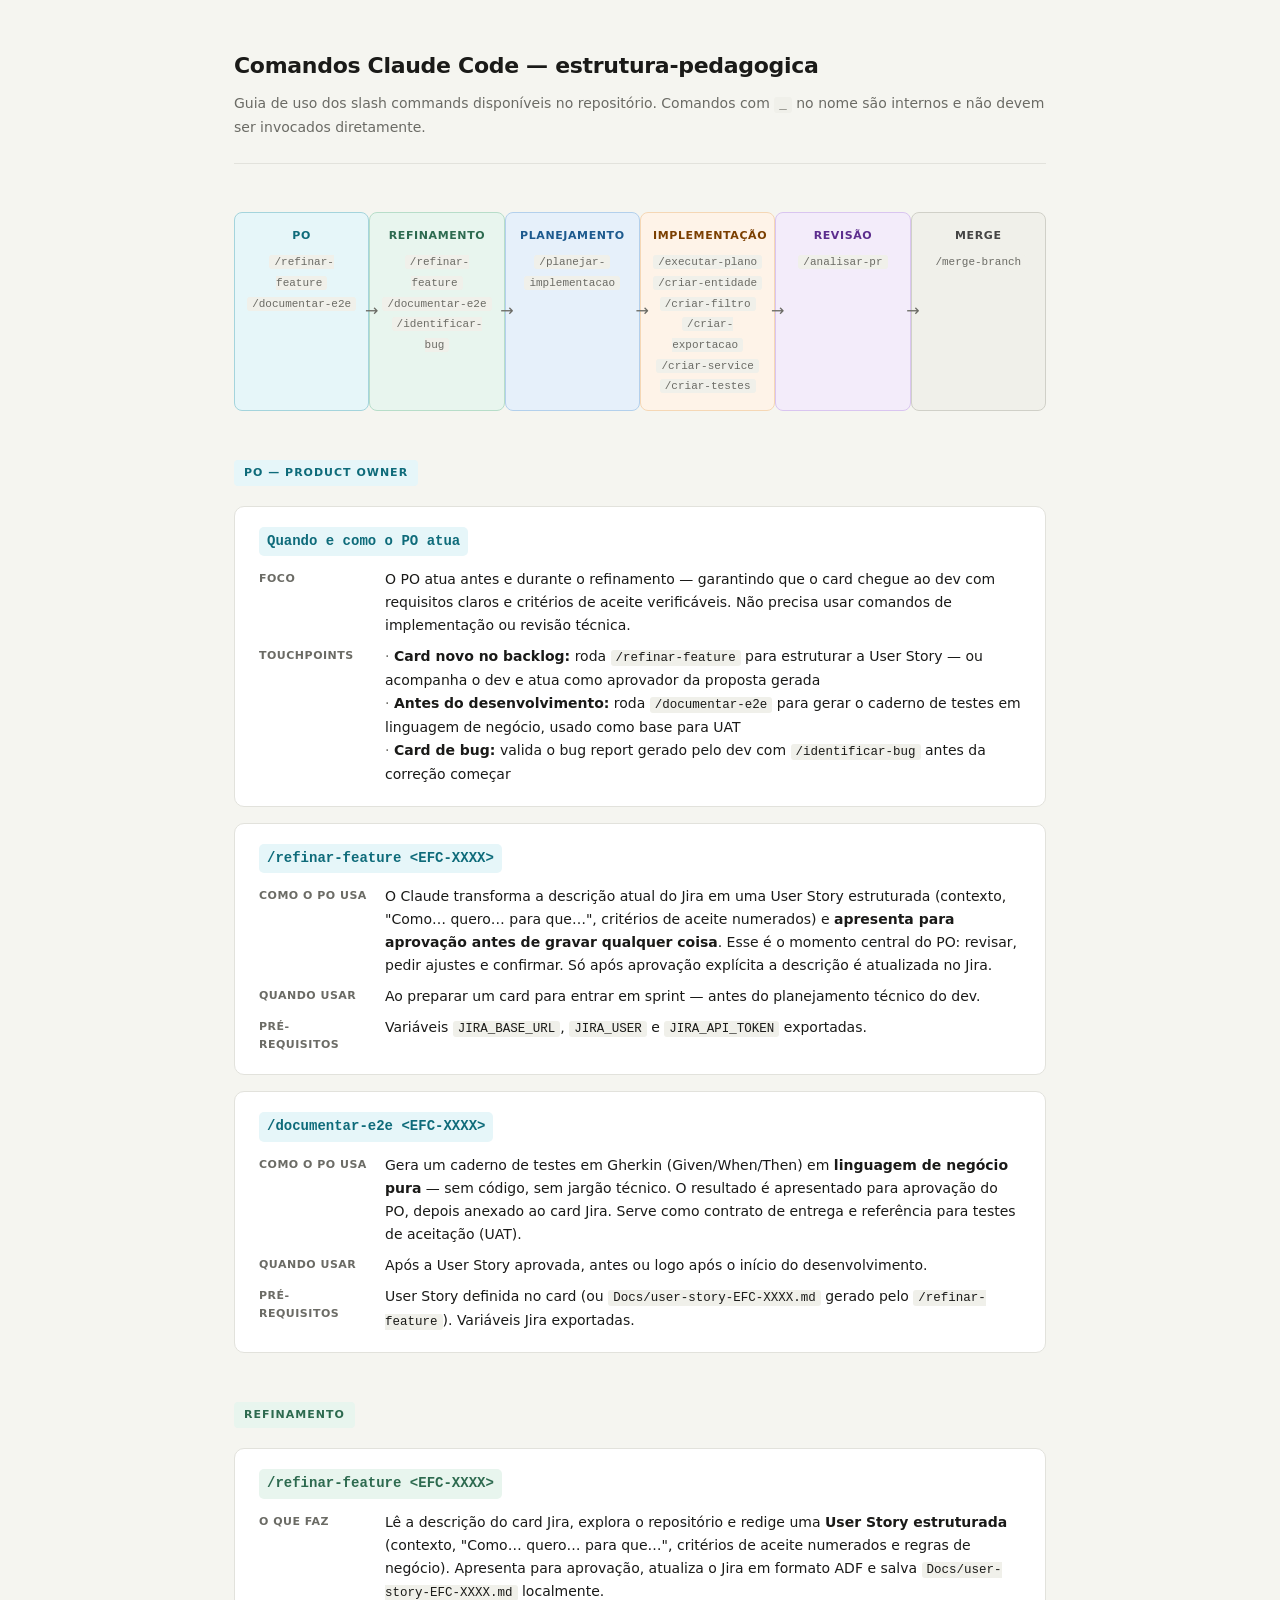
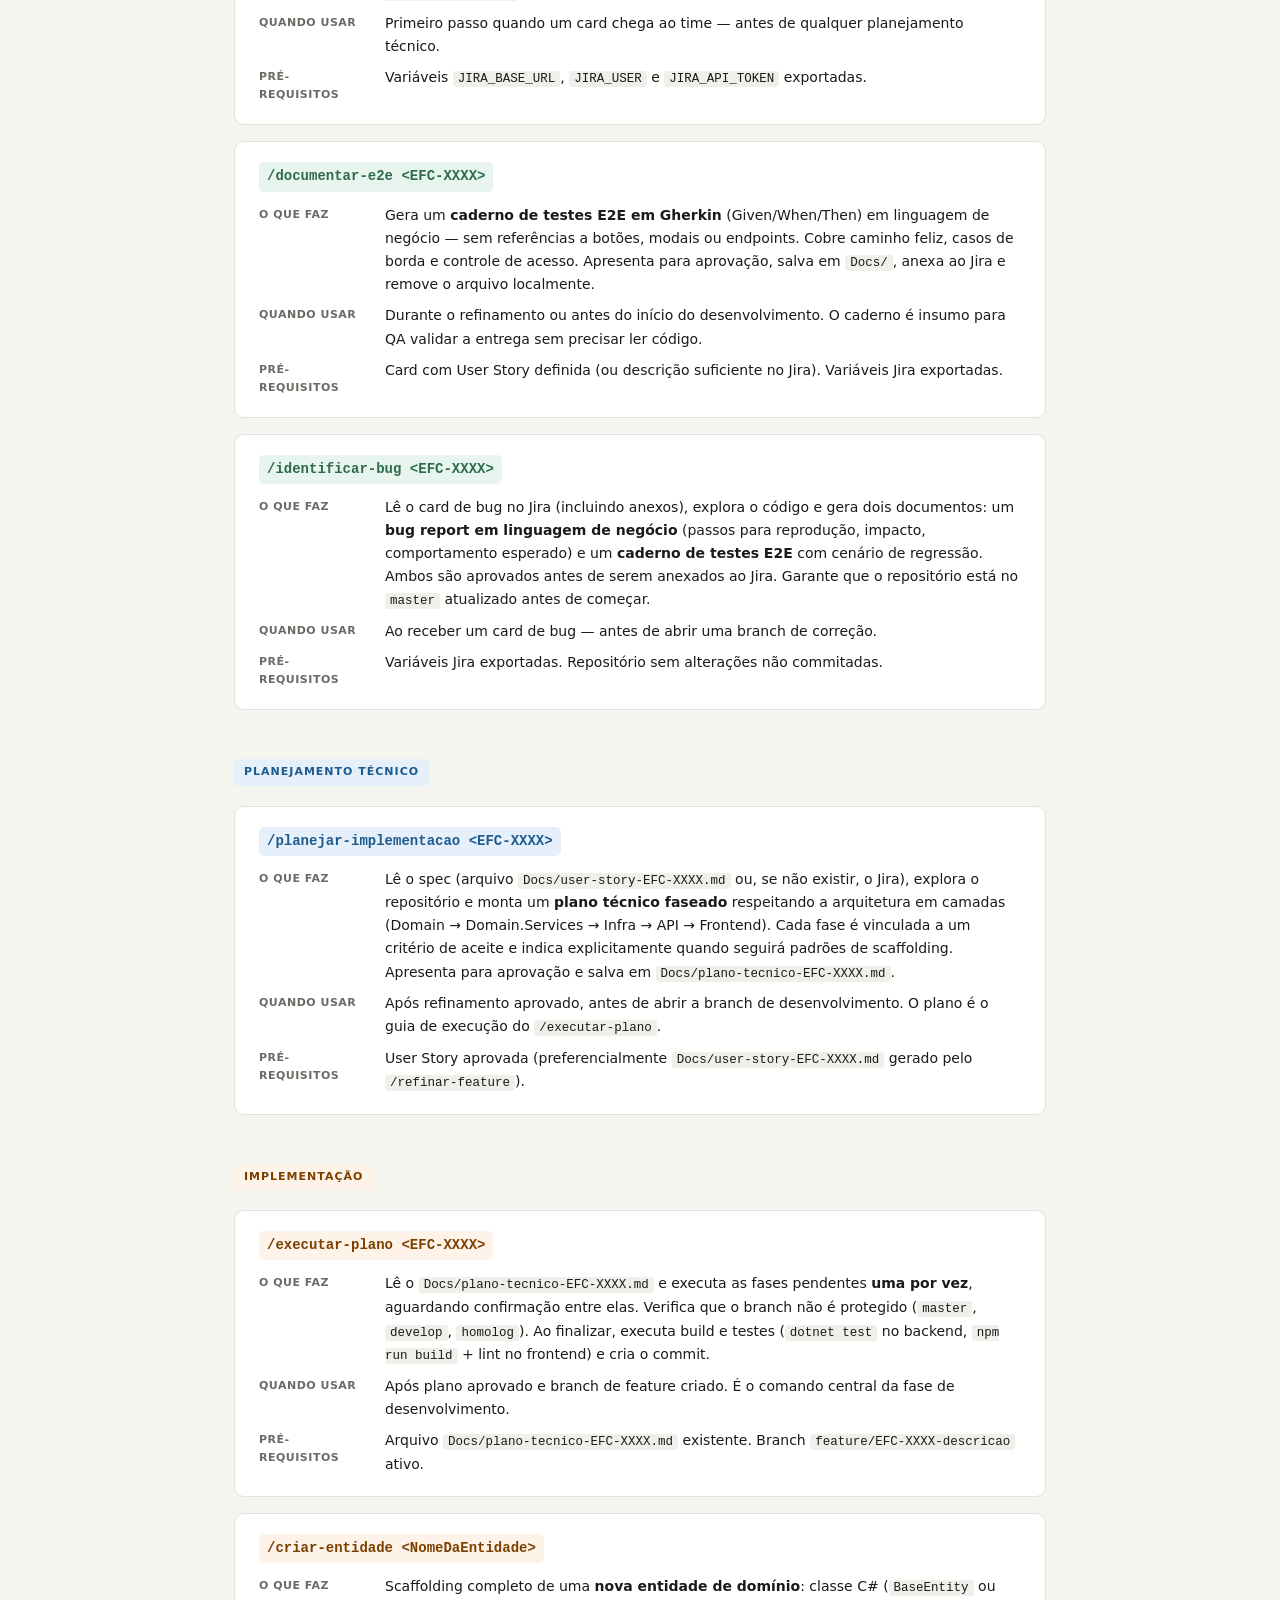
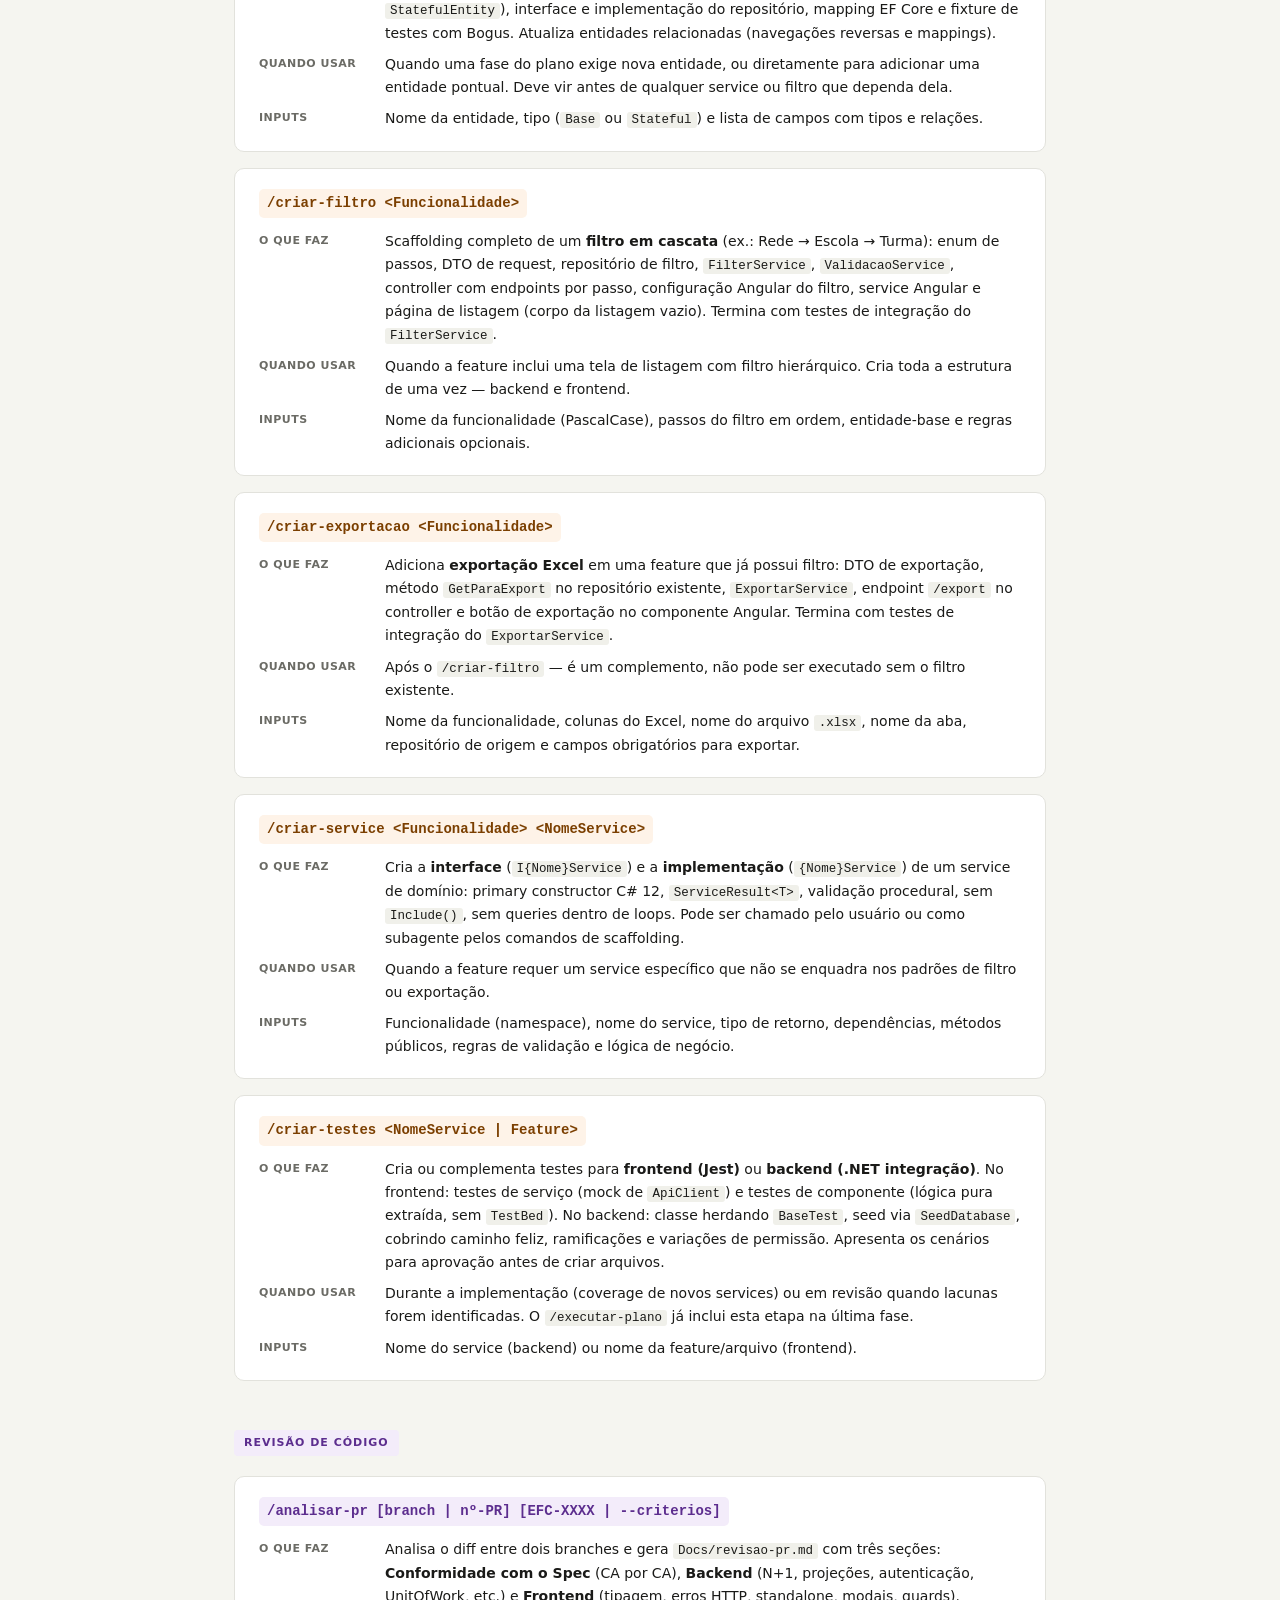
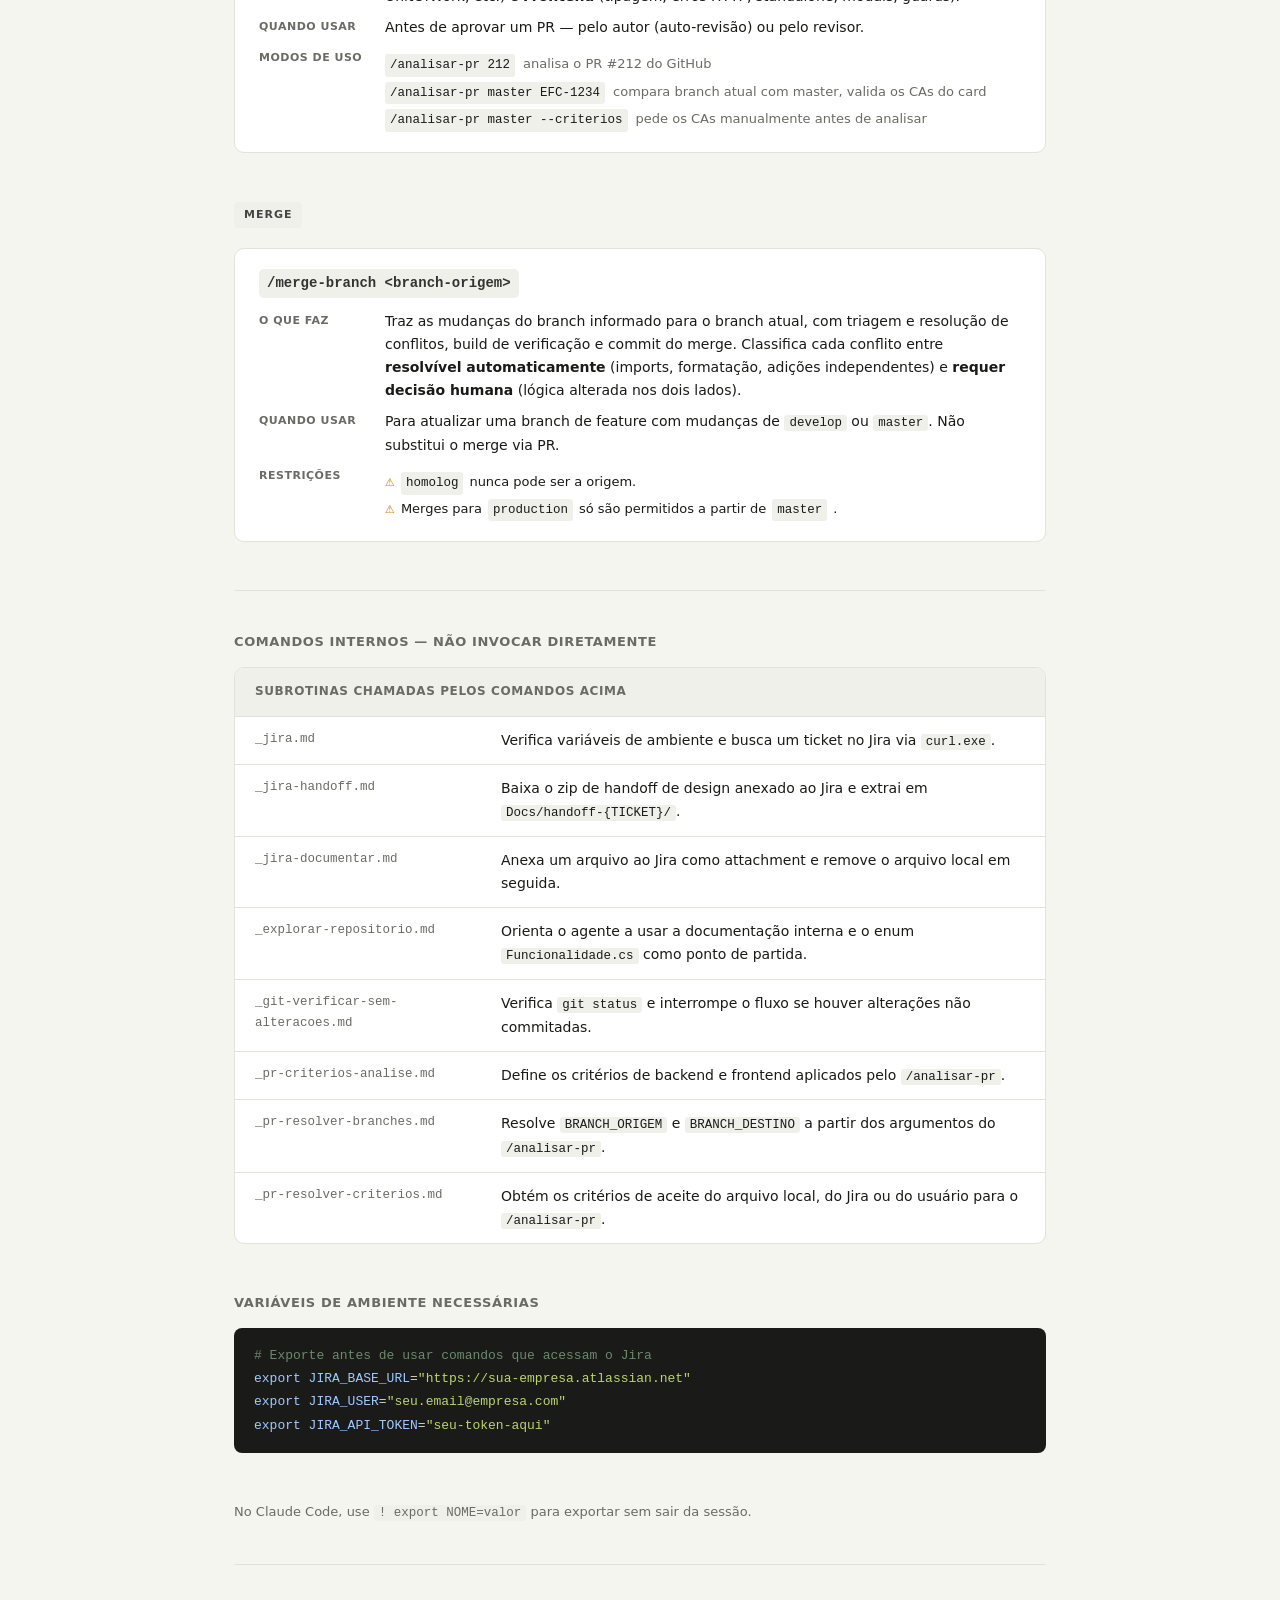
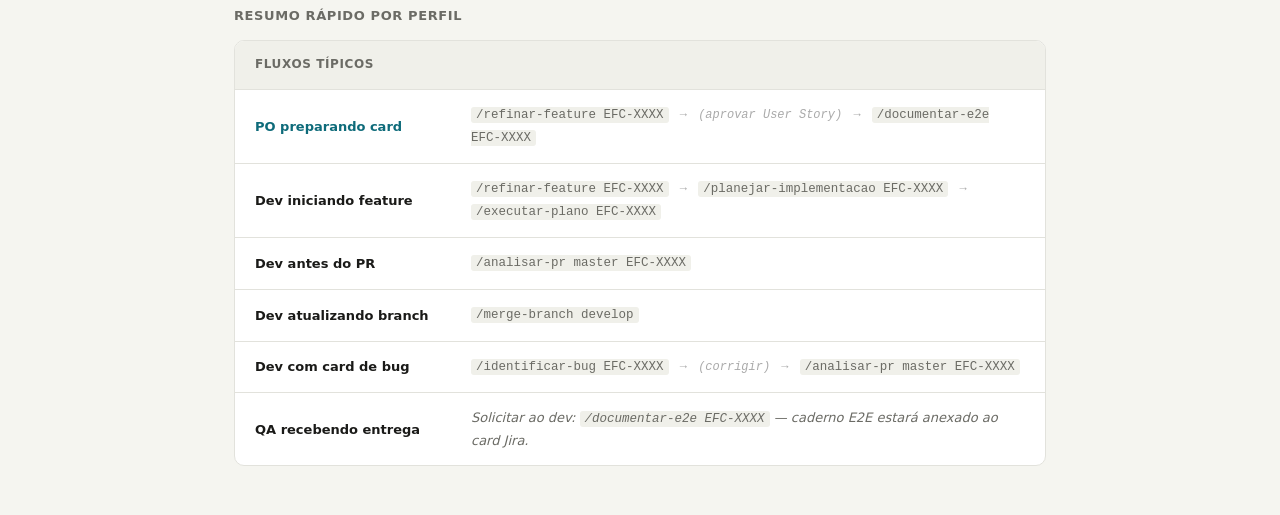
<file: docs-comandos-estrutura-pedagogica.html>
<!DOCTYPE html>
<html lang="pt-BR">
<head>
  <meta charset="UTF-8">
  <meta name="viewport" content="width=device-width, initial-scale=1.0">
  <title>Comandos Claude Code — estrutura-pedagogica</title>
  <style>
    *, *::before, *::after { box-sizing: border-box; margin: 0; padding: 0; }

    :root {
      --bg: #f5f5f0;
      --surface: #ffffff;
      --border: #e2e2dc;
      --text: #1a1a18;
      --muted: #6b6b65;
      --code-bg: #f0f0ea;

      --po: #0e6b7a;
      --po-bg: #e6f6f9;
      --refinamento: #2d6a4f;
      --refinamento-bg: #e8f5ee;
      --planejamento: #1d5a8e;
      --planejamento-bg: #e6f0fa;
      --implementacao: #7b3f00;
      --implementacao-bg: #fef3e8;
      --revisao: #5c2d8e;
      --revisao-bg: #f3ecfa;
      --merge: #1a1a18;
      --merge-bg: #f0f0ea;
    }

    body {
      font-family: -apple-system, BlinkMacSystemFont, "Segoe UI", system-ui, sans-serif;
      background: var(--bg);
      color: var(--text);
      font-size: 15px;
      line-height: 1.65;
    }

    /* ── Layout ── */
    .page {
      max-width: 860px;
      margin: 0 auto;
      padding: 48px 24px 80px;
    }

    /* ── Header ── */
    .header {
      margin-bottom: 48px;
      padding-bottom: 24px;
      border-bottom: 1px solid var(--border);
    }
    .header h1 {
      font-size: 22px;
      font-weight: 600;
      letter-spacing: -0.3px;
    }
    .header p {
      margin-top: 8px;
      color: var(--muted);
      font-size: 14px;
    }

    /* ── Flow diagram ── */
    .flow {
      display: flex;
      gap: 0;
      margin-bottom: 48px;
      overflow-x: auto;
    }
    .flow-step {
      flex: 1;
      min-width: 130px;
      padding: 14px 12px;
      text-align: center;
      position: relative;
    }
    .flow-step:not(:last-child)::after {
      content: "→";
      position: absolute;
      right: -10px;
      top: 50%;
      transform: translateY(-50%);
      color: var(--muted);
      font-size: 16px;
      z-index: 1;
    }
    .flow-step.po           { background: var(--po-bg);           border: 1px solid #a4d4dc; border-radius: 8px; }
    .flow-step.refinamento  { background: var(--refinamento-bg);  border: 1px solid #b7ddc9; border-radius: 8px; }
    .flow-step.planejamento { background: var(--planejamento-bg); border: 1px solid #b3d0ec; border-radius: 8px; }
    .flow-step.implementacao{ background: var(--implementacao-bg);border: 1px solid #f5d7b5; border-radius: 8px; }
    .flow-step.revisao      { background: var(--revisao-bg);      border: 1px solid #d9c5f0; border-radius: 8px; }
    .flow-step.merge        { background: var(--merge-bg);        border: 1px solid #d0d0c8; border-radius: 8px; }
    .flow-label {
      font-size: 11px;
      font-weight: 600;
      text-transform: uppercase;
      letter-spacing: 0.6px;
      margin-bottom: 6px;
    }
    .flow-step.po           .flow-label { color: var(--po); }
    .flow-step.refinamento  .flow-label { color: var(--refinamento); }
    .flow-step.planejamento .flow-label { color: var(--planejamento); }
    .flow-step.implementacao .flow-label { color: var(--implementacao); }
    .flow-step.revisao      .flow-label { color: var(--revisao); }
    .flow-step.merge        .flow-label { color: #444; }
    .flow-cmds {
      font-size: 12px;
      color: var(--muted);
      line-height: 1.7;
    }
    .flow-cmds code {
      font-family: "SF Mono", "Fira Code", "Consolas", monospace;
      font-size: 11px;
    }

    /* ── Phase sections ── */
    .phase {
      margin-bottom: 48px;
    }
    .phase-title {
      font-size: 11px;
      font-weight: 700;
      text-transform: uppercase;
      letter-spacing: 1px;
      padding: 4px 10px;
      border-radius: 4px;
      display: inline-block;
      margin-bottom: 20px;
    }
    .phase.po            .phase-title { color: var(--po);           background: var(--po-bg);           }
    .phase.refinamento   .phase-title { color: var(--refinamento);  background: var(--refinamento-bg);  }
    .phase.planejamento  .phase-title { color: var(--planejamento); background: var(--planejamento-bg); }
    .phase.implementacao .phase-title { color: var(--implementacao);background: var(--implementacao-bg);}
    .phase.revisao       .phase-title { color: var(--revisao);      background: var(--revisao-bg);      }
    .phase.merge         .phase-title { color: #444;                background: var(--merge-bg);        }

    /* ── Command card ── */
    .cmd-card {
      background: var(--surface);
      border: 1px solid var(--border);
      border-radius: 10px;
      padding: 20px 24px;
      margin-bottom: 16px;
    }
    .cmd-card:last-child { margin-bottom: 0; }

    .cmd-header {
      display: flex;
      align-items: baseline;
      gap: 10px;
      margin-bottom: 12px;
    }
    .cmd-name {
      font-family: "SF Mono", "Fira Code", "Consolas", monospace;
      font-size: 14px;
      font-weight: 600;
      color: var(--text);
      background: var(--code-bg);
      padding: 3px 8px;
      border-radius: 5px;
      white-space: nowrap;
    }
    .phase.po            .cmd-name { color: var(--po);           background: var(--po-bg);          }
    .phase.refinamento   .cmd-name { color: var(--refinamento);  background: var(--refinamento-bg); }
    .phase.planejamento  .cmd-name { color: var(--planejamento); background: var(--planejamento-bg); }
    .phase.implementacao .cmd-name { color: var(--implementacao);background: var(--implementacao-bg);}
    .phase.revisao       .cmd-name { color: var(--revisao);      background: var(--revisao-bg);     }
    .phase.merge         .cmd-name { color: #333;                background: var(--merge-bg);       }

    .cmd-tagline {
      font-size: 13px;
      color: var(--muted);
    }

    .cmd-body { font-size: 14px; }

    .cmd-row {
      display: grid;
      grid-template-columns: 110px 1fr;
      gap: 6px 16px;
      margin-bottom: 8px;
    }
    .cmd-row:last-child { margin-bottom: 0; }
    .row-label {
      font-size: 11px;
      font-weight: 600;
      text-transform: uppercase;
      letter-spacing: 0.5px;
      color: var(--muted);
      padding-top: 2px;
    }
    .row-value { font-size: 14px; color: var(--text); }
    .row-value strong { font-weight: 600; }

    .row-value ul {
      margin: 0;
      padding: 0;
      list-style: none;
    }
    .row-value ul li::before {
      content: "· ";
      color: var(--muted);
    }

    code {
      font-family: "SF Mono", "Fira Code", "Consolas", monospace;
      font-size: 12.5px;
      background: var(--code-bg);
      padding: 1px 5px;
      border-radius: 3px;
    }

    /* ── Modes list (analisar-pr) ── */
    .modes {
      margin-top: 6px;
      display: flex;
      flex-direction: column;
      gap: 4px;
    }
    .mode-item {
      display: flex;
      align-items: baseline;
      gap: 8px;
    }
    .mode-item code { flex-shrink: 0; }
    .mode-desc { font-size: 13px; color: var(--muted); }

    /* ── Restrictions ── */
    .restrictions {
      margin-top: 6px;
      display: flex;
      flex-direction: column;
      gap: 3px;
    }
    .restriction {
      font-size: 13px;
      display: flex;
      gap: 6px;
      align-items: baseline;
    }
    .restriction::before { content: "⚠"; font-size: 11px; color: #c97a00; }

    /* ── Internals table ── */
    .internals {
      background: var(--surface);
      border: 1px solid var(--border);
      border-radius: 10px;
      overflow: hidden;
      margin-bottom: 48px;
    }
    .internals-title {
      padding: 14px 20px;
      font-size: 12px;
      font-weight: 600;
      text-transform: uppercase;
      letter-spacing: 0.6px;
      color: var(--muted);
      background: var(--code-bg);
      border-bottom: 1px solid var(--border);
    }
    .int-row {
      display: grid;
      grid-template-columns: 230px 1fr;
      gap: 16px;
      padding: 12px 20px;
      border-bottom: 1px solid var(--border);
      font-size: 14px;
    }
    .int-row:last-child { border-bottom: none; }
    .int-cmd { font-family: "SF Mono", "Fira Code", "Consolas", monospace; font-size: 12.5px; color: var(--muted); }
    .int-desc { color: var(--text); }

    /* ── Env vars ── */
    .env-block {
      background: #1a1a18;
      color: #d4d4c8;
      border-radius: 8px;
      padding: 16px 20px;
      font-family: "SF Mono", "Fira Code", "Consolas", monospace;
      font-size: 13px;
      line-height: 1.8;
      margin-bottom: 48px;
    }
    .env-block .comment { color: #6b8a6b; }
    .env-block .key { color: #9ecbff; }
    .env-block .val { color: #b9d66e; }
    .env-tip {
      margin-top: 10px;
      font-size: 13px;
      color: var(--muted);
    }

    /* ── Quick reference ── */
    .quick-ref {
      background: var(--surface);
      border: 1px solid var(--border);
      border-radius: 10px;
      overflow: hidden;
    }
    .qr-title {
      padding: 14px 20px;
      font-size: 12px;
      font-weight: 600;
      text-transform: uppercase;
      letter-spacing: 0.6px;
      color: var(--muted);
      background: var(--code-bg);
      border-bottom: 1px solid var(--border);
    }
    .qr-row {
      display: grid;
      grid-template-columns: 200px 1fr;
      gap: 16px;
      padding: 14px 20px;
      border-bottom: 1px solid var(--border);
      font-size: 14px;
      align-items: center;
    }
    .qr-row:last-child { border-bottom: none; }
    .qr-profile { font-weight: 600; font-size: 13px; }
    .qr-flow {
      font-family: "SF Mono", "Fira Code", "Consolas", monospace;
      font-size: 12px;
      color: var(--muted);
      line-height: 1.8;
    }
    .qr-flow .arrow { color: #aaa; margin: 0 4px; }
    .qr-note { font-size: 13px; color: var(--muted); font-style: italic; }

    /* ── Section headings ── */
    .section-heading {
      font-size: 13px;
      font-weight: 600;
      text-transform: uppercase;
      letter-spacing: 0.6px;
      color: var(--muted);
      margin-bottom: 14px;
      margin-top: 40px;
    }
    .section-heading:first-of-type { margin-top: 0; }

    hr { border: none; border-top: 1px solid var(--border); margin: 40px 0; }
  </style>
</head>
<body>
<div class="page">

  <!-- Header -->
  <div class="header">
    <h1>Comandos Claude Code — estrutura-pedagogica</h1>
    <p>Guia de uso dos slash commands disponíveis no repositório. Comandos com <code>_</code> no nome são internos e não devem ser invocados diretamente.</p>
  </div>

  <!-- Flow diagram -->
  <div class="flow">
    <div class="flow-step po">
      <div class="flow-label">PO</div>
      <div class="flow-cmds">
        <code>/refinar-feature</code><br>
        <code>/documentar-e2e</code>
      </div>
    </div>
    <div class="flow-step refinamento">
      <div class="flow-label">Refinamento</div>
      <div class="flow-cmds">
        <code>/refinar-feature</code><br>
        <code>/documentar-e2e</code><br>
        <code>/identificar-bug</code>
      </div>
    </div>
    <div class="flow-step planejamento">
      <div class="flow-label">Planejamento</div>
      <div class="flow-cmds">
        <code>/planejar-</code><br>
        <code>implementacao</code>
      </div>
    </div>
    <div class="flow-step implementacao">
      <div class="flow-label">Implementação</div>
      <div class="flow-cmds">
        <code>/executar-plano</code><br>
        <code>/criar-entidade</code><br>
        <code>/criar-filtro</code><br>
        <code>/criar-exportacao</code><br>
        <code>/criar-service</code><br>
        <code>/criar-testes</code>
      </div>
    </div>
    <div class="flow-step revisao">
      <div class="flow-label">Revisão</div>
      <div class="flow-cmds">
        <code>/analisar-pr</code>
      </div>
    </div>
    <div class="flow-step merge">
      <div class="flow-label">Merge</div>
      <div class="flow-cmds">
        <code>/merge-branch</code>
      </div>
    </div>
  </div>

  <!-- ── PO ── -->
  <div class="phase po">
    <div class="phase-title">PO — Product Owner</div>

    <div class="cmd-card">
      <div class="cmd-header">
        <span class="cmd-name">Quando e como o PO atua</span>
      </div>
      <div class="cmd-body">
        <div class="cmd-row">
          <span class="row-label">Foco</span>
          <span class="row-value">O PO atua antes e durante o refinamento — garantindo que o card chegue ao dev com requisitos claros e critérios de aceite verificáveis. Não precisa usar comandos de implementação ou revisão técnica.</span>
        </div>
        <div class="cmd-row">
          <span class="row-label">Touchpoints</span>
          <span class="row-value">
            <ul>
              <li><strong>Card novo no backlog:</strong> roda <code>/refinar-feature</code> para estruturar a User Story — ou acompanha o dev e atua como aprovador da proposta gerada</li>
              <li><strong>Antes do desenvolvimento:</strong> roda <code>/documentar-e2e</code> para gerar o caderno de testes em linguagem de negócio, usado como base para UAT</li>
              <li><strong>Card de bug:</strong> valida o bug report gerado pelo dev com <code>/identificar-bug</code> antes da correção começar</li>
            </ul>
          </span>
        </div>
      </div>
    </div>

    <div class="cmd-card">
      <div class="cmd-header">
        <span class="cmd-name">/refinar-feature &lt;EFC-XXXX&gt;</span>
      </div>
      <div class="cmd-body">
        <div class="cmd-row">
          <span class="row-label">Como o PO usa</span>
          <span class="row-value">O Claude transforma a descrição atual do Jira em uma User Story estruturada (contexto, "Como… quero… para que…", critérios de aceite numerados) e <strong>apresenta para aprovação antes de gravar qualquer coisa</strong>. Esse é o momento central do PO: revisar, pedir ajustes e confirmar. Só após aprovação explícita a descrição é atualizada no Jira.</span>
        </div>
        <div class="cmd-row">
          <span class="row-label">Quando usar</span>
          <span class="row-value">Ao preparar um card para entrar em sprint — antes do planejamento técnico do dev.</span>
        </div>
        <div class="cmd-row">
          <span class="row-label">Pré-requisitos</span>
          <span class="row-value">Variáveis <code>JIRA_BASE_URL</code>, <code>JIRA_USER</code> e <code>JIRA_API_TOKEN</code> exportadas.</span>
        </div>
      </div>
    </div>

    <div class="cmd-card">
      <div class="cmd-header">
        <span class="cmd-name">/documentar-e2e &lt;EFC-XXXX&gt;</span>
      </div>
      <div class="cmd-body">
        <div class="cmd-row">
          <span class="row-label">Como o PO usa</span>
          <span class="row-value">Gera um caderno de testes em Gherkin (Given/When/Then) em <strong>linguagem de negócio pura</strong> — sem código, sem jargão técnico. O resultado é apresentado para aprovação do PO, depois anexado ao card Jira. Serve como contrato de entrega e referência para testes de aceitação (UAT).</span>
        </div>
        <div class="cmd-row">
          <span class="row-label">Quando usar</span>
          <span class="row-value">Após a User Story aprovada, antes ou logo após o início do desenvolvimento.</span>
        </div>
        <div class="cmd-row">
          <span class="row-label">Pré-requisitos</span>
          <span class="row-value">User Story definida no card (ou <code>Docs/user-story-EFC-XXXX.md</code> gerado pelo <code>/refinar-feature</code>). Variáveis Jira exportadas.</span>
        </div>
      </div>
    </div>
  </div>

  <!-- ── REFINAMENTO ── -->
  <div class="phase refinamento">
    <div class="phase-title">Refinamento</div>

    <div class="cmd-card">
      <div class="cmd-header">
        <span class="cmd-name">/refinar-feature &lt;EFC-XXXX&gt;</span>
      </div>
      <div class="cmd-body">
        <div class="cmd-row">
          <span class="row-label">O que faz</span>
          <span class="row-value">Lê a descrição do card Jira, explora o repositório e redige uma <strong>User Story estruturada</strong> (contexto, "Como… quero… para que…", critérios de aceite numerados e regras de negócio). Apresenta para aprovação, atualiza o Jira em formato ADF e salva <code>Docs/user-story-EFC-XXXX.md</code> localmente.</span>
        </div>
        <div class="cmd-row">
          <span class="row-label">Quando usar</span>
          <span class="row-value">Primeiro passo quando um card chega ao time — antes de qualquer planejamento técnico.</span>
        </div>
        <div class="cmd-row">
          <span class="row-label">Pré-requisitos</span>
          <span class="row-value">Variáveis <code>JIRA_BASE_URL</code>, <code>JIRA_USER</code> e <code>JIRA_API_TOKEN</code> exportadas.</span>
        </div>
      </div>
    </div>

    <div class="cmd-card">
      <div class="cmd-header">
        <span class="cmd-name">/documentar-e2e &lt;EFC-XXXX&gt;</span>
      </div>
      <div class="cmd-body">
        <div class="cmd-row">
          <span class="row-label">O que faz</span>
          <span class="row-value">Gera um <strong>caderno de testes E2E em Gherkin</strong> (Given/When/Then) em linguagem de negócio — sem referências a botões, modais ou endpoints. Cobre caminho feliz, casos de borda e controle de acesso. Apresenta para aprovação, salva em <code>Docs/</code>, anexa ao Jira e remove o arquivo localmente.</span>
        </div>
        <div class="cmd-row">
          <span class="row-label">Quando usar</span>
          <span class="row-value">Durante o refinamento ou antes do início do desenvolvimento. O caderno é insumo para QA validar a entrega sem precisar ler código.</span>
        </div>
        <div class="cmd-row">
          <span class="row-label">Pré-requisitos</span>
          <span class="row-value">Card com User Story definida (ou descrição suficiente no Jira). Variáveis Jira exportadas.</span>
        </div>
      </div>
    </div>

    <div class="cmd-card">
      <div class="cmd-header">
        <span class="cmd-name">/identificar-bug &lt;EFC-XXXX&gt;</span>
      </div>
      <div class="cmd-body">
        <div class="cmd-row">
          <span class="row-label">O que faz</span>
          <span class="row-value">Lê o card de bug no Jira (incluindo anexos), explora o código e gera dois documentos: um <strong>bug report em linguagem de negócio</strong> (passos para reprodução, impacto, comportamento esperado) e um <strong>caderno de testes E2E</strong> com cenário de regressão. Ambos são aprovados antes de serem anexados ao Jira. Garante que o repositório está no <code>master</code> atualizado antes de começar.</span>
        </div>
        <div class="cmd-row">
          <span class="row-label">Quando usar</span>
          <span class="row-value">Ao receber um card de bug — antes de abrir uma branch de correção.</span>
        </div>
        <div class="cmd-row">
          <span class="row-label">Pré-requisitos</span>
          <span class="row-value">Variáveis Jira exportadas. Repositório sem alterações não commitadas.</span>
        </div>
      </div>
    </div>
  </div>

  <!-- ── PLANEJAMENTO ── -->
  <div class="phase planejamento">
    <div class="phase-title">Planejamento Técnico</div>

    <div class="cmd-card">
      <div class="cmd-header">
        <span class="cmd-name">/planejar-implementacao &lt;EFC-XXXX&gt;</span>
      </div>
      <div class="cmd-body">
        <div class="cmd-row">
          <span class="row-label">O que faz</span>
          <span class="row-value">Lê o spec (arquivo <code>Docs/user-story-EFC-XXXX.md</code> ou, se não existir, o Jira), explora o repositório e monta um <strong>plano técnico faseado</strong> respeitando a arquitetura em camadas (Domain → Domain.Services → Infra → API → Frontend). Cada fase é vinculada a um critério de aceite e indica explicitamente quando seguirá padrões de scaffolding. Apresenta para aprovação e salva em <code>Docs/plano-tecnico-EFC-XXXX.md</code>.</span>
        </div>
        <div class="cmd-row">
          <span class="row-label">Quando usar</span>
          <span class="row-value">Após refinamento aprovado, antes de abrir a branch de desenvolvimento. O plano é o guia de execução do <code>/executar-plano</code>.</span>
        </div>
        <div class="cmd-row">
          <span class="row-label">Pré-requisitos</span>
          <span class="row-value">User Story aprovada (preferencialmente <code>Docs/user-story-EFC-XXXX.md</code> gerado pelo <code>/refinar-feature</code>).</span>
        </div>
      </div>
    </div>
  </div>

  <!-- ── IMPLEMENTAÇÃO ── -->
  <div class="phase implementacao">
    <div class="phase-title">Implementação</div>

    <div class="cmd-card">
      <div class="cmd-header">
        <span class="cmd-name">/executar-plano &lt;EFC-XXXX&gt;</span>
      </div>
      <div class="cmd-body">
        <div class="cmd-row">
          <span class="row-label">O que faz</span>
          <span class="row-value">Lê o <code>Docs/plano-tecnico-EFC-XXXX.md</code> e executa as fases pendentes <strong>uma por vez</strong>, aguardando confirmação entre elas. Verifica que o branch não é protegido (<code>master</code>, <code>develop</code>, <code>homolog</code>). Ao finalizar, executa build e testes (<code>dotnet test</code> no backend, <code>npm run build</code> + lint no frontend) e cria o commit.</span>
        </div>
        <div class="cmd-row">
          <span class="row-label">Quando usar</span>
          <span class="row-value">Após plano aprovado e branch de feature criado. É o comando central da fase de desenvolvimento.</span>
        </div>
        <div class="cmd-row">
          <span class="row-label">Pré-requisitos</span>
          <span class="row-value">Arquivo <code>Docs/plano-tecnico-EFC-XXXX.md</code> existente. Branch <code>feature/EFC-XXXX-descricao</code> ativo.</span>
        </div>
      </div>
    </div>

    <div class="cmd-card">
      <div class="cmd-header">
        <span class="cmd-name">/criar-entidade &lt;NomeDaEntidade&gt;</span>
      </div>
      <div class="cmd-body">
        <div class="cmd-row">
          <span class="row-label">O que faz</span>
          <span class="row-value">Scaffolding completo de uma <strong>nova entidade de domínio</strong>: classe C# (<code>BaseEntity</code> ou <code>StatefulEntity</code>), interface e implementação do repositório, mapping EF Core e fixture de testes com Bogus. Atualiza entidades relacionadas (navegações reversas e mappings).</span>
        </div>
        <div class="cmd-row">
          <span class="row-label">Quando usar</span>
          <span class="row-value">Quando uma fase do plano exige nova entidade, ou diretamente para adicionar uma entidade pontual. Deve vir antes de qualquer service ou filtro que dependa dela.</span>
        </div>
        <div class="cmd-row">
          <span class="row-label">Inputs</span>
          <span class="row-value">Nome da entidade, tipo (<code>Base</code> ou <code>Stateful</code>) e lista de campos com tipos e relações.</span>
        </div>
      </div>
    </div>

    <div class="cmd-card">
      <div class="cmd-header">
        <span class="cmd-name">/criar-filtro &lt;Funcionalidade&gt;</span>
      </div>
      <div class="cmd-body">
        <div class="cmd-row">
          <span class="row-label">O que faz</span>
          <span class="row-value">Scaffolding completo de um <strong>filtro em cascata</strong> (ex.: Rede → Escola → Turma): enum de passos, DTO de request, repositório de filtro, <code>FilterService</code>, <code>ValidacaoService</code>, controller com endpoints por passo, configuração Angular do filtro, service Angular e página de listagem (corpo da listagem vazio). Termina com testes de integração do <code>FilterService</code>.</span>
        </div>
        <div class="cmd-row">
          <span class="row-label">Quando usar</span>
          <span class="row-value">Quando a feature inclui uma tela de listagem com filtro hierárquico. Cria toda a estrutura de uma vez — backend e frontend.</span>
        </div>
        <div class="cmd-row">
          <span class="row-label">Inputs</span>
          <span class="row-value">Nome da funcionalidade (PascalCase), passos do filtro em ordem, entidade-base e regras adicionais opcionais.</span>
        </div>
      </div>
    </div>

    <div class="cmd-card">
      <div class="cmd-header">
        <span class="cmd-name">/criar-exportacao &lt;Funcionalidade&gt;</span>
      </div>
      <div class="cmd-body">
        <div class="cmd-row">
          <span class="row-label">O que faz</span>
          <span class="row-value">Adiciona <strong>exportação Excel</strong> em uma feature que já possui filtro: DTO de exportação, método <code>GetParaExport</code> no repositório existente, <code>ExportarService</code>, endpoint <code>/export</code> no controller e botão de exportação no componente Angular. Termina com testes de integração do <code>ExportarService</code>.</span>
        </div>
        <div class="cmd-row">
          <span class="row-label">Quando usar</span>
          <span class="row-value">Após o <code>/criar-filtro</code> — é um complemento, não pode ser executado sem o filtro existente.</span>
        </div>
        <div class="cmd-row">
          <span class="row-label">Inputs</span>
          <span class="row-value">Nome da funcionalidade, colunas do Excel, nome do arquivo <code>.xlsx</code>, nome da aba, repositório de origem e campos obrigatórios para exportar.</span>
        </div>
      </div>
    </div>

    <div class="cmd-card">
      <div class="cmd-header">
        <span class="cmd-name">/criar-service &lt;Funcionalidade&gt; &lt;NomeService&gt;</span>
      </div>
      <div class="cmd-body">
        <div class="cmd-row">
          <span class="row-label">O que faz</span>
          <span class="row-value">Cria a <strong>interface</strong> (<code>I{Nome}Service</code>) e a <strong>implementação</strong> (<code>{Nome}Service</code>) de um service de domínio: primary constructor C# 12, <code>ServiceResult&lt;T&gt;</code>, validação procedural, sem <code>Include()</code>, sem queries dentro de loops. Pode ser chamado pelo usuário ou como subagente pelos comandos de scaffolding.</span>
        </div>
        <div class="cmd-row">
          <span class="row-label">Quando usar</span>
          <span class="row-value">Quando a feature requer um service específico que não se enquadra nos padrões de filtro ou exportação.</span>
        </div>
        <div class="cmd-row">
          <span class="row-label">Inputs</span>
          <span class="row-value">Funcionalidade (namespace), nome do service, tipo de retorno, dependências, métodos públicos, regras de validação e lógica de negócio.</span>
        </div>
      </div>
    </div>

    <div class="cmd-card">
      <div class="cmd-header">
        <span class="cmd-name">/criar-testes &lt;NomeService | Feature&gt;</span>
      </div>
      <div class="cmd-body">
        <div class="cmd-row">
          <span class="row-label">O que faz</span>
          <span class="row-value">Cria ou complementa testes para <strong>frontend (Jest)</strong> ou <strong>backend (.NET integração)</strong>. No frontend: testes de serviço (mock de <code>ApiClient</code>) e testes de componente (lógica pura extraída, sem <code>TestBed</code>). No backend: classe herdando <code>BaseTest</code>, seed via <code>SeedDatabase</code>, cobrindo caminho feliz, ramificações e variações de permissão. Apresenta os cenários para aprovação antes de criar arquivos.</span>
        </div>
        <div class="cmd-row">
          <span class="row-label">Quando usar</span>
          <span class="row-value">Durante a implementação (coverage de novos services) ou em revisão quando lacunas forem identificadas. O <code>/executar-plano</code> já inclui esta etapa na última fase.</span>
        </div>
        <div class="cmd-row">
          <span class="row-label">Inputs</span>
          <span class="row-value">Nome do service (backend) ou nome da feature/arquivo (frontend).</span>
        </div>
      </div>
    </div>
  </div>

  <!-- ── REVISÃO ── -->
  <div class="phase revisao">
    <div class="phase-title">Revisão de Código</div>

    <div class="cmd-card">
      <div class="cmd-header">
        <span class="cmd-name">/analisar-pr [branch | nº-PR] [EFC-XXXX | --criterios]</span>
      </div>
      <div class="cmd-body">
        <div class="cmd-row">
          <span class="row-label">O que faz</span>
          <span class="row-value">Analisa o diff entre dois branches e gera <code>Docs/revisao-pr.md</code> com três seções: <strong>Conformidade com o Spec</strong> (CA por CA), <strong>Backend</strong> (N+1, projeções, autenticação, UnitOfWork, etc.) e <strong>Frontend</strong> (tipagem, erros HTTP, standalone, modais, guards).</span>
        </div>
        <div class="cmd-row">
          <span class="row-label">Quando usar</span>
          <span class="row-value">Antes de aprovar um PR — pelo autor (auto-revisão) ou pelo revisor.</span>
        </div>
        <div class="cmd-row">
          <span class="row-label">Modos de uso</span>
          <span class="row-value">
            <div class="modes">
              <div class="mode-item"><code>/analisar-pr 212</code> <span class="mode-desc">analisa o PR #212 do GitHub</span></div>
              <div class="mode-item"><code>/analisar-pr master EFC-1234</code> <span class="mode-desc">compara branch atual com master, valida os CAs do card</span></div>
              <div class="mode-item"><code>/analisar-pr master --criterios</code> <span class="mode-desc">pede os CAs manualmente antes de analisar</span></div>
            </div>
          </span>
        </div>
      </div>
    </div>
  </div>

  <!-- ── MERGE ── -->
  <div class="phase merge">
    <div class="phase-title">Merge</div>

    <div class="cmd-card">
      <div class="cmd-header">
        <span class="cmd-name">/merge-branch &lt;branch-origem&gt;</span>
      </div>
      <div class="cmd-body">
        <div class="cmd-row">
          <span class="row-label">O que faz</span>
          <span class="row-value">Traz as mudanças do branch informado para o branch atual, com triagem e resolução de conflitos, build de verificação e commit do merge. Classifica cada conflito entre <strong>resolvível automaticamente</strong> (imports, formatação, adições independentes) e <strong>requer decisão humana</strong> (lógica alterada nos dois lados).</span>
        </div>
        <div class="cmd-row">
          <span class="row-label">Quando usar</span>
          <span class="row-value">Para atualizar uma branch de feature com mudanças de <code>develop</code> ou <code>master</code>. Não substitui o merge via PR.</span>
        </div>
        <div class="cmd-row">
          <span class="row-label">Restrições</span>
          <span class="row-value">
            <div class="restrictions">
              <span class="restriction"><code>homolog</code> nunca pode ser a origem.</span>
              <span class="restriction">Merges para <code>production</code> só são permitidos a partir de <code>master</code>.</span>
            </div>
          </span>
        </div>
      </div>
    </div>
  </div>

  <hr>

  <!-- Internals -->
  <p class="section-heading">Comandos internos — não invocar diretamente</p>
  <div class="internals">
    <div class="internals-title">Subrotinas chamadas pelos comandos acima</div>
    <div class="int-row">
      <span class="int-cmd">_jira.md</span>
      <span class="int-desc">Verifica variáveis de ambiente e busca um ticket no Jira via <code>curl.exe</code>.</span>
    </div>
    <div class="int-row">
      <span class="int-cmd">_jira-handoff.md</span>
      <span class="int-desc">Baixa o zip de handoff de design anexado ao Jira e extrai em <code>Docs/handoff-{TICKET}/</code>.</span>
    </div>
    <div class="int-row">
      <span class="int-cmd">_jira-documentar.md</span>
      <span class="int-desc">Anexa um arquivo ao Jira como attachment e remove o arquivo local em seguida.</span>
    </div>
    <div class="int-row">
      <span class="int-cmd">_explorar-repositorio.md</span>
      <span class="int-desc">Orienta o agente a usar a documentação interna e o enum <code>Funcionalidade.cs</code> como ponto de partida.</span>
    </div>
    <div class="int-row">
      <span class="int-cmd">_git-verificar-sem-alteracoes.md</span>
      <span class="int-desc">Verifica <code>git status</code> e interrompe o fluxo se houver alterações não commitadas.</span>
    </div>
    <div class="int-row">
      <span class="int-cmd">_pr-criterios-analise.md</span>
      <span class="int-desc">Define os critérios de backend e frontend aplicados pelo <code>/analisar-pr</code>.</span>
    </div>
    <div class="int-row">
      <span class="int-cmd">_pr-resolver-branches.md</span>
      <span class="int-desc">Resolve <code>BRANCH_ORIGEM</code> e <code>BRANCH_DESTINO</code> a partir dos argumentos do <code>/analisar-pr</code>.</span>
    </div>
    <div class="int-row">
      <span class="int-cmd">_pr-resolver-criterios.md</span>
      <span class="int-desc">Obtém os critérios de aceite do arquivo local, do Jira ou do usuário para o <code>/analisar-pr</code>.</span>
    </div>
  </div>

  <!-- Env vars -->
  <p class="section-heading">Variáveis de ambiente necessárias</p>
  <div class="env-block">
    <span class="comment"># Exporte antes de usar comandos que acessam o Jira</span><br>
    <span class="key">export JIRA_BASE_URL</span>=<span class="val">"https://sua-empresa.atlassian.net"</span><br>
    <span class="key">export JIRA_USER</span>=<span class="val">"seu.email@empresa.com"</span><br>
    <span class="key">export JIRA_API_TOKEN</span>=<span class="val">"seu-token-aqui"</span>
  </div>
  <p class="env-tip">No Claude Code, use <code>! export NOME=valor</code> para exportar sem sair da sessão.</p>

  <hr>

  <!-- Quick reference -->
  <p class="section-heading">Resumo rápido por perfil</p>
  <div class="quick-ref">
    <div class="qr-title">Fluxos típicos</div>
    <div class="qr-row">
      <span class="qr-profile" style="color: var(--po);">PO preparando card</span>
      <span class="qr-flow">
        <code>/refinar-feature EFC-XXXX</code>
        <span class="arrow">→</span>
        <span style="font-style:italic;color:#aaa">(aprovar User Story)</span>
        <span class="arrow">→</span>
        <code>/documentar-e2e EFC-XXXX</code>
      </span>
    </div>
    <div class="qr-row">
      <span class="qr-profile">Dev iniciando feature</span>
      <span class="qr-flow">
        <code>/refinar-feature EFC-XXXX</code>
        <span class="arrow">→</span>
        <code>/planejar-implementacao EFC-XXXX</code>
        <span class="arrow">→</span>
        <code>/executar-plano EFC-XXXX</code>
      </span>
    </div>
    <div class="qr-row">
      <span class="qr-profile">Dev antes do PR</span>
      <span class="qr-flow"><code>/analisar-pr master EFC-XXXX</code></span>
    </div>
    <div class="qr-row">
      <span class="qr-profile">Dev atualizando branch</span>
      <span class="qr-flow"><code>/merge-branch develop</code></span>
    </div>
    <div class="qr-row">
      <span class="qr-profile">Dev com card de bug</span>
      <span class="qr-flow">
        <code>/identificar-bug EFC-XXXX</code>
        <span class="arrow">→</span>
        <span style="font-style:italic;color:#aaa">(corrigir)</span>
        <span class="arrow">→</span>
        <code>/analisar-pr master EFC-XXXX</code>
      </span>
    </div>
    <div class="qr-row">
      <span class="qr-profile">QA recebendo entrega</span>
      <span class="qr-note">Solicitar ao dev: <code>/documentar-e2e EFC-XXXX</code> — caderno E2E estará anexado ao card Jira.</span>
    </div>
  </div>

</div>
</body>
</html>
</file>
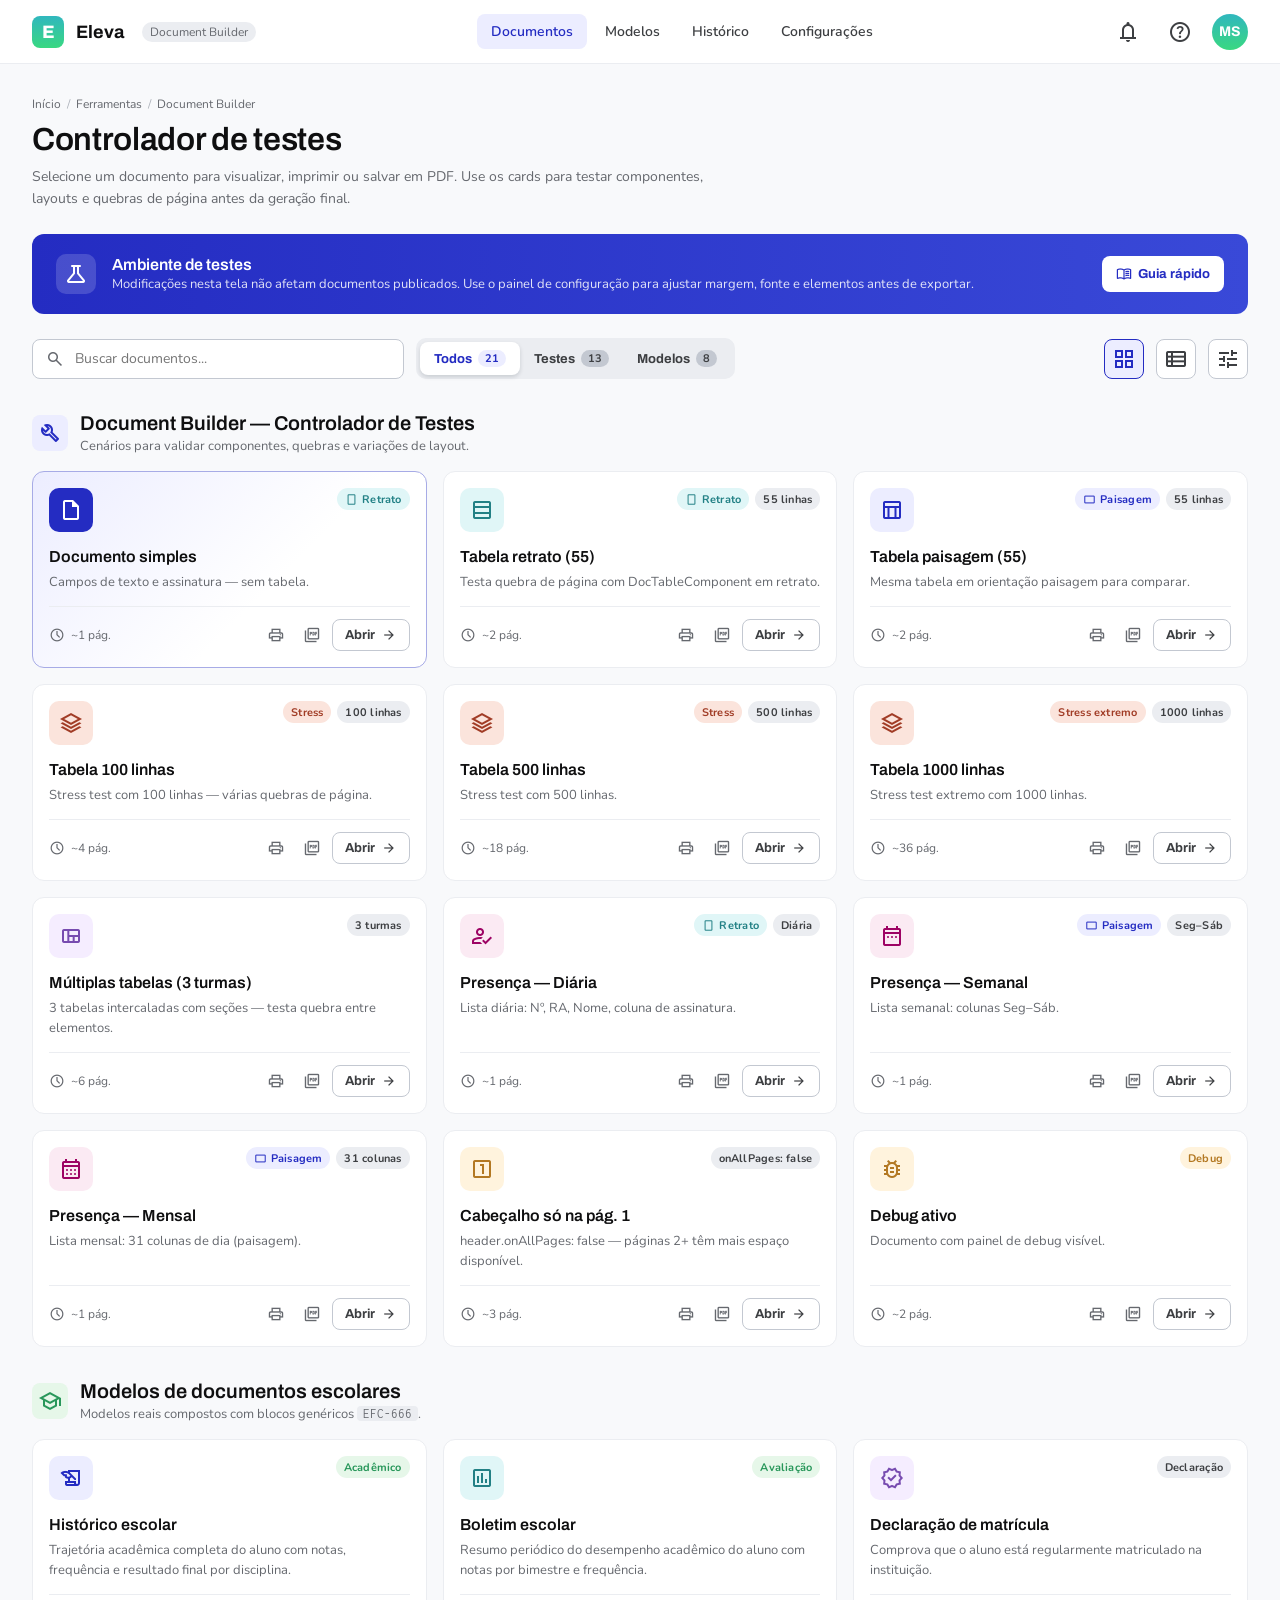
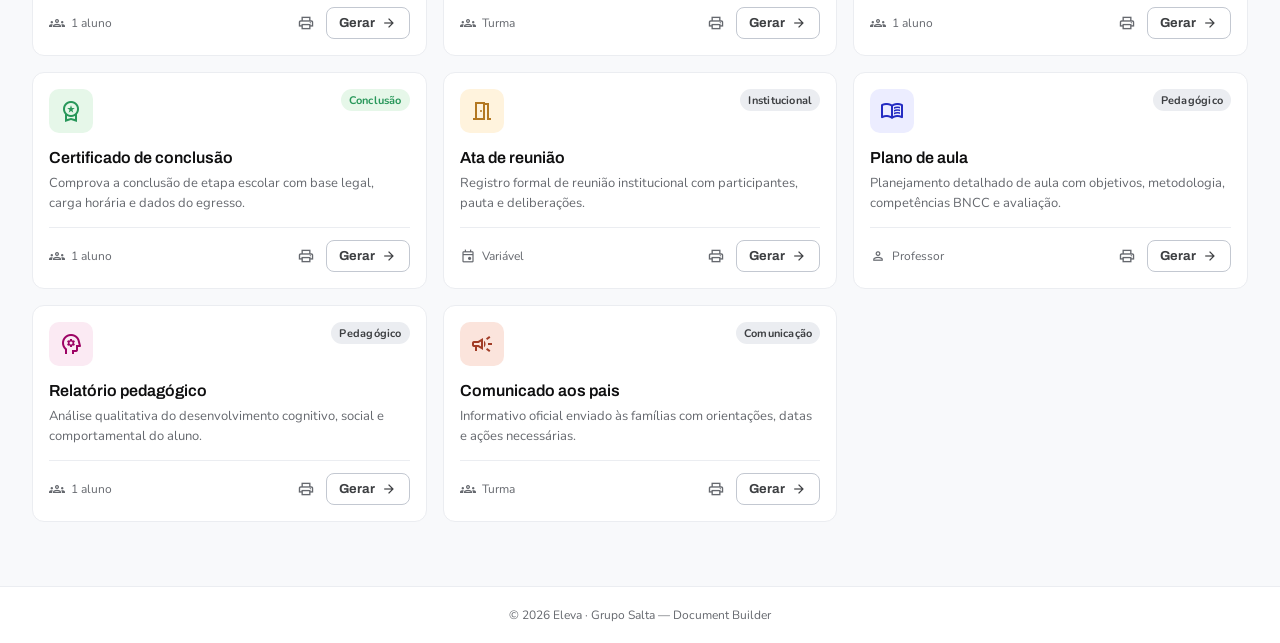
<file: cards/EFC-6325/document-builder-design/Document Builder.html>
<!doctype html>
<html lang="pt-BR">
<head>
<meta charset="utf-8" />
<title>Document Builder — Eleva</title>
<link rel="stylesheet" href="eleva/colors_and_type.css" />
<link rel="stylesheet" href="https://fonts.googleapis.com/css2?family=Material+Symbols+Outlined:opsz,wght,FILL,GRAD@24,400,0,0" />
<style>
  * { box-sizing: border-box; }
  html, body { margin: 0; }
  body {
    background: var(--color-neutral-light3);
    font-family: var(--font-body-family);
    color: var(--fg-primary);
    min-height: 100vh;
  }

  /* ── Header ───────────────────────────────────────────── */
  .topbar {
    position: sticky; top: 0; z-index: 5;
    background: #fff;
    border-bottom: 1px solid var(--color-neutral-light2);
    height: 64px;
    display: flex; align-items: center; justify-content: space-between;
    padding: 0 32px;
  }
  .brand { display: flex; align-items: center; gap: 12px; }
  .brand .mark {
    width: 32px; height: 32px; border-radius: 8px;
    background: var(--brand-gradient);
    display: inline-flex; align-items: center; justify-content: center;
    color: #fff; font-family: var(--font-display-family); font-weight: 800;
    font-size: 18px;
  }
  .brand .name {
    font-family: var(--font-display-family); font-weight: 700; font-size: 18px;
    color: var(--color-neutral-dark3);
  }
  .brand .tag {
    font-family: var(--font-body-family); font-size: 12px;
    color: var(--color-neutral-dark1);
    padding: 2px 8px; background: var(--color-neutral-light2);
    border-radius: 999px; margin-left: 6px;
  }
  .topbar nav { display: flex; align-items: center; gap: 4px; }
  .topbar nav a {
    padding: 8px 14px; border-radius: 8px;
    font-family: var(--font-body-family); font-size: 14px; font-weight: 600;
    color: var(--color-neutral-dark2); text-decoration: none;
    transition: background var(--motion-fast-2), color var(--motion-fast-2);
  }
  .topbar nav a:hover { background: var(--color-neutral-light2); color: var(--color-neutral-dark3); }
  .topbar nav a.on {
    color: var(--color-primary); background: var(--color-primary-light3);
  }
  .topbar .right { display: flex; align-items: center; gap: 12px; }
  .topbar .iconbtn {
    width: 40px; height: 40px; border-radius: 999px; border: 0;
    background: transparent; color: var(--color-neutral-dark2); cursor: pointer;
    display: inline-flex; align-items: center; justify-content: center;
    transition: background var(--motion-fast-2);
  }
  .topbar .iconbtn:hover { background: var(--color-neutral-light2); }
  .topbar .avatar {
    width: 36px; height: 36px; border-radius: 999px;
    background: var(--brand-gradient);
    display: inline-flex; align-items: center; justify-content: center;
    color: #fff; font-family: var(--font-display-family); font-weight: 700; font-size: 14px;
  }

  /* ── Layout ───────────────────────────────────────────── */
  .container {
    max-width: 1280px; margin: 0 auto;
    padding: 32px 32px 64px;
  }
  .pagehead { margin-bottom: 24px; }
  .crumbs {
    display: flex; align-items: center; gap: 6px;
    font-family: var(--font-body-family); font-size: 12px; color: var(--color-neutral-dark1);
    margin-bottom: 8px;
  }
  .crumbs a { color: var(--color-neutral-dark1); text-decoration: none; }
  .crumbs a:hover { color: var(--color-primary); }
  .crumbs .sep { color: var(--color-neutral); }
  .pagehead h1 {
    margin: 0;
    font-family: var(--font-display-family); font-weight: 600;
    font-size: 32px; line-height: 40px; color: var(--color-neutral-dark3);
    letter-spacing: -0.01em;
  }
  .pagehead p {
    margin: 6px 0 0; max-width: 680px;
    font-family: var(--font-body-family); font-size: 14px; line-height: 22px;
    color: var(--color-neutral-dark1);
  }

  /* Toolbar */
  .toolbar {
    margin: 24px 0 16px;
    display: flex; align-items: center; gap: 12px; flex-wrap: wrap;
  }
  .searchbox {
    flex: 1; max-width: 380px;
    display: flex; align-items: center; gap: 8px;
    height: 40px; padding: 0 12px;
    border: 1px solid var(--color-neutral-light1);
    border-radius: 8px; background: #fff;
    transition: border-color var(--motion-fast-2), box-shadow var(--motion-fast-2);
  }
  .searchbox:focus-within {
    border-color: var(--color-primary);
    box-shadow: var(--shadow-focus);
  }
  .searchbox input {
    border: 0; outline: 0; background: transparent; flex: 1;
    font-family: var(--font-body-family); font-size: 14px;
    color: var(--color-neutral-dark3);
  }
  .searchbox .material-symbols-outlined { color: var(--color-neutral-dark1); font-size: 20px; }

  .tabs {
    display: inline-flex; padding: 4px;
    background: var(--color-neutral-light2);
    border-radius: 10px;
  }
  .tab {
    padding: 8px 14px; border: 0; background: transparent; cursor: pointer;
    border-radius: 8px;
    font-family: var(--font-display-family); font-weight: 700; font-size: 13px;
    color: var(--color-neutral-dark2);
    display: inline-flex; align-items: center; gap: 6px;
    transition: background var(--motion-fast-2), color var(--motion-fast-2), box-shadow var(--motion-fast-2);
  }
  .tab.on {
    background: #fff; color: var(--color-primary);
    box-shadow: var(--shadow-down-small);
  }
  .tab .count {
    background: var(--color-neutral-light1);
    color: var(--color-neutral-dark2);
    border-radius: 999px; padding: 1px 7px;
    font-size: 11px; font-family: var(--font-body-family); font-weight: 700;
  }
  .tab.on .count { background: var(--color-primary-light3); color: var(--color-primary); }

  .toolbar .spacer { flex: 1; }
  .iconbtn-outline {
    width: 40px; height: 40px; border-radius: 8px;
    background: #fff; border: 1px solid var(--color-neutral-light1);
    color: var(--color-neutral-dark2); cursor: pointer;
    display: inline-flex; align-items: center; justify-content: center;
    transition: border-color var(--motion-fast-2), color var(--motion-fast-2);
  }
  .iconbtn-outline:hover { border-color: var(--color-primary); color: var(--color-primary); }
  .iconbtn-outline.on { color: var(--color-primary); border-color: var(--color-primary); background: var(--color-primary-light3); }

  /* ── Section headers ──────────────────────────────────── */
  .section { margin-top: 32px; }
  .section-head {
    display: flex; align-items: center; gap: 12px; margin-bottom: 16px;
  }
  .section-head .badge {
    width: 36px; height: 36px; border-radius: 8px;
    background: var(--color-primary-light3); color: var(--color-primary);
    display: inline-flex; align-items: center; justify-content: center;
    flex-shrink: 0;
  }
  .section-head .badge.alt { background: #E6F7E9; color: #28975A; }
  .section-head h2 {
    margin: 0;
    font-family: var(--font-display-family); font-weight: 600;
    font-size: 20px; line-height: 24px; color: var(--color-neutral-dark3);
  }
  .section-head p {
    margin: 2px 0 0; font-size: 13px; color: var(--color-neutral-dark1);
  }

  /* ── Card grid ────────────────────────────────────────── */
  .grid {
    display: grid;
    grid-template-columns: repeat(3, minmax(0, 1fr));
    gap: 16px;
  }
  @media (max-width: 1080px) { .grid { grid-template-columns: repeat(2, 1fr); } }
  @media (max-width: 720px)  { .grid { grid-template-columns: 1fr; } }

  .card {
    position: relative;
    background: #fff;
    border: 1px solid var(--color-neutral-light2);
    border-radius: 12px;
    padding: 16px;
    cursor: pointer;
    transition: border-color var(--motion-moderate-1), box-shadow var(--motion-moderate-1), transform var(--motion-moderate-1);
    display: flex; flex-direction: column; gap: 14px;
    min-height: 148px;
  }
  .card:hover {
    border-color: var(--color-primary);
    box-shadow: var(--shadow-down-medium);
  }
  .card:hover .openbtn {
    background: var(--color-primary); color: #fff; border-color: var(--color-primary);
  }
  .card-top { display: flex; align-items: flex-start; justify-content: space-between; gap: 12px; }
  .doc-icon {
    width: 44px; height: 44px; border-radius: 10px;
    display: inline-flex; align-items: center; justify-content: center;
    flex-shrink: 0;
  }
  .doc-icon.indigo { background: var(--color-primary-light3); color: var(--color-primary); }
  .doc-icon.teal   { background: #E0F6F7; color: var(--color-tertiary-dark1); }
  .doc-icon.amber  { background: #FFF3DD; color: var(--color-warning-dark); }
  .doc-icon.purple { background: var(--color-inform-light2); color: var(--color-inform); }
  .doc-icon.magenta{ background: #FBEAF3; color: var(--color-secondary); }
  .doc-icon.green  { background: #E6F7E9; color: #28975A; }
  .doc-icon.orange { background: #FBE4DC; color: var(--color-error-dark); }
  .doc-icon .material-symbols-outlined { font-size: 24px; }

  .chip-row { display: inline-flex; gap: 6px; flex-wrap: wrap; }
  .chip {
    display: inline-flex; align-items: center; gap: 4px;
    height: 22px; padding: 0 8px; border-radius: 999px;
    font-family: var(--font-body-family); font-size: 11px; font-weight: 700;
    background: var(--color-neutral-light2); color: var(--color-neutral-dark2);
    letter-spacing: 0.02em;
  }
  .chip .material-symbols-outlined { font-size: 13px; }
  .chip.retrato { background: #E0F6F7; color: var(--color-tertiary-dark1); }
  .chip.paisagem { background: var(--color-primary-light3); color: var(--color-primary); }
  .chip.stress { background: #FBE4DC; color: var(--color-error-dark); }
  .chip.debug { background: #FFF3DD; color: var(--color-warning-dark); }
  .chip.escolar { background: #E6F7E9; color: #28975A; }

  .card h3 {
    margin: 0;
    font-family: var(--font-display-family); font-weight: 600;
    font-size: 16px; line-height: 22px; color: var(--color-neutral-dark3);
  }
  .card p {
    margin: 4px 0 0;
    font-family: var(--font-body-family); font-size: 13px; line-height: 20px;
    color: var(--color-neutral-dark1);
  }
  .card-body { flex: 1; }

  .card-foot {
    display: flex; align-items: center; justify-content: space-between;
    padding-top: 12px;
    border-top: 1px solid var(--color-neutral-light2);
  }
  .meta {
    display: inline-flex; align-items: center; gap: 6px;
    font-family: var(--font-body-family); font-size: 12px;
    color: var(--color-neutral-dark1);
  }
  .meta .material-symbols-outlined { font-size: 16px; }
  .actions { display: inline-flex; gap: 4px; }
  .actbtn {
    width: 32px; height: 32px; border-radius: 8px;
    border: 0; background: transparent; color: var(--color-neutral-dark1);
    cursor: pointer; display: inline-flex; align-items: center; justify-content: center;
    transition: background var(--motion-fast-2), color var(--motion-fast-2);
  }
  .actbtn:hover { background: var(--color-neutral-light2); color: var(--color-primary); }
  .actbtn .material-symbols-outlined { font-size: 18px; }
  .openbtn {
    height: 32px; padding: 0 12px; border-radius: 8px;
    background: #fff; border: 1px solid var(--color-neutral-light1);
    color: var(--color-neutral-dark2);
    font-family: var(--font-display-family); font-weight: 700; font-size: 13px;
    cursor: pointer; display: inline-flex; align-items: center; gap: 6px;
    transition: background var(--motion-fast-2), color var(--motion-fast-2), border-color var(--motion-fast-2);
  }
  .openbtn .material-symbols-outlined { font-size: 16px; }

  /* "Featured" card variant — a slightly heavier first card per section */
  .card.featured {
    background: linear-gradient(135deg, var(--color-primary-light3) 0%, #fff 60%);
    border-color: var(--color-primary-light2);
  }
  .card.featured .doc-icon.indigo { background: var(--color-primary); color: #fff; }

  /* Section banner */
  .banner {
    display: flex; align-items: center; gap: 16px;
    background: linear-gradient(90deg, var(--color-primary) 0%, #3949D8 100%);
    color: #fff; border-radius: 12px;
    padding: 20px 24px; margin-bottom: 24px;
  }
  .banner .badge {
    width: 40px; height: 40px; border-radius: 10px;
    background: rgba(255,255,255,0.16);
    display: inline-flex; align-items: center; justify-content: center;
    flex-shrink: 0;
  }
  .banner h3 {
    margin: 0; font-family: var(--font-display-family); font-weight: 600; font-size: 16px;
  }
  .banner p { margin: 2px 0 0; font-size: 13px; opacity: 0.86; line-height: 18px; }
  .banner .cta {
    margin-left: auto; flex-shrink: 0;
    background: #fff; color: var(--color-primary);
    border: 0; border-radius: 8px; height: 36px; padding: 0 14px;
    font-family: var(--font-display-family); font-weight: 700; font-size: 13px;
    cursor: pointer; display: inline-flex; align-items: center; gap: 6px;
    transition: background var(--motion-fast-2);
  }
  .banner .cta:hover { background: var(--color-neutral-light2); }

  /* Footer */
  footer {
    border-top: 1px solid var(--color-neutral-light2);
    padding: 20px 32px; text-align: center;
    font-family: var(--font-body-family); font-size: 12px;
    color: var(--color-neutral-dark1);
    background: #fff;
  }
</style>
</head>
<body>

<header class="topbar">
  <div class="brand">
    <span class="mark">E</span>
    <span class="name">Eleva</span>
    <span class="tag">Document Builder</span>
  </div>
  <nav>
    <a href="#" class="on">Documentos</a>
    <a href="#">Modelos</a>
    <a href="#">Histórico</a>
    <a href="#">Configurações</a>
  </nav>
  <div class="right">
    <button class="iconbtn" aria-label="Notificações"><span class="material-symbols-outlined">notifications</span></button>
    <button class="iconbtn" aria-label="Ajuda"><span class="material-symbols-outlined">help</span></button>
    <span class="avatar">MS</span>
  </div>
</header>

<main class="container">

  <div class="pagehead">
    <div class="crumbs">
      <a href="#">Início</a><span class="sep">/</span>
      <a href="#">Ferramentas</a><span class="sep">/</span>
      <span>Document Builder</span>
    </div>
    <h1>Controlador de testes</h1>
    <p>Selecione um documento para visualizar, imprimir ou salvar em PDF. Use os cards para testar componentes, layouts e quebras de página antes da geração final.</p>
  </div>

  <div class="banner">
    <span class="badge"><span class="material-symbols-outlined">science</span></span>
    <div>
      <h3>Ambiente de testes</h3>
      <p>Modificações nesta tela não afetam documentos publicados. Use o painel de configuração para ajustar margem, fonte e elementos antes de exportar.</p>
    </div>
    <button class="cta">
      <span class="material-symbols-outlined" style="font-size:16px;">menu_book</span>
      Guia rápido
    </button>
  </div>

  <div class="toolbar">
    <div class="searchbox">
      <span class="material-symbols-outlined">search</span>
      <input placeholder="Buscar documentos..." />
    </div>
    <div class="tabs" role="tablist">
      <button class="tab on" role="tab">Todos <span class="count">21</span></button>
      <button class="tab" role="tab">Testes <span class="count">13</span></button>
      <button class="tab" role="tab">Modelos <span class="count">8</span></button>
    </div>
    <div class="spacer"></div>
    <button class="iconbtn-outline on" aria-label="Visualização em grade"><span class="material-symbols-outlined">grid_view</span></button>
    <button class="iconbtn-outline" aria-label="Visualização em lista"><span class="material-symbols-outlined">view_list</span></button>
    <button class="iconbtn-outline" aria-label="Filtrar"><span class="material-symbols-outlined">tune</span></button>
  </div>

  <!-- ── Testes ───────────────────────────────────────── -->
  <section class="section">
    <div class="section-head">
      <span class="badge"><span class="material-symbols-outlined">build</span></span>
      <div>
        <h2>Document Builder — Controlador de Testes</h2>
        <p>Cenários para validar componentes, quebras e variações de layout.</p>
      </div>
    </div>

    <div class="grid">

      <article class="card featured">
        <div class="card-top">
          <span class="doc-icon indigo"><span class="material-symbols-outlined">draft</span></span>
          <span class="chip-row"><span class="chip retrato"><span class="material-symbols-outlined">crop_portrait</span>Retrato</span></span>
        </div>
        <div class="card-body">
          <h3>Documento simples</h3>
          <p>Campos de texto e assinatura — sem tabela.</p>
        </div>
        <div class="card-foot">
          <span class="meta"><span class="material-symbols-outlined">schedule</span>~1 pág.</span>
          <div class="actions">
            <button class="actbtn" aria-label="Imprimir"><span class="material-symbols-outlined">print</span></button>
            <button class="actbtn" aria-label="Salvar PDF"><span class="material-symbols-outlined">picture_as_pdf</span></button>
            <button class="openbtn">Abrir<span class="material-symbols-outlined">arrow_forward</span></button>
          </div>
        </div>
      </article>

      <article class="card">
        <div class="card-top">
          <span class="doc-icon teal"><span class="material-symbols-outlined">table_rows</span></span>
          <span class="chip-row">
            <span class="chip retrato"><span class="material-symbols-outlined">crop_portrait</span>Retrato</span>
            <span class="chip">55 linhas</span>
          </span>
        </div>
        <div class="card-body">
          <h3>Tabela retrato (55)</h3>
          <p>Testa quebra de página com DocTableComponent em retrato.</p>
        </div>
        <div class="card-foot">
          <span class="meta"><span class="material-symbols-outlined">schedule</span>~2 pág.</span>
          <div class="actions">
            <button class="actbtn" aria-label="Imprimir"><span class="material-symbols-outlined">print</span></button>
            <button class="actbtn" aria-label="Salvar PDF"><span class="material-symbols-outlined">picture_as_pdf</span></button>
            <button class="openbtn">Abrir<span class="material-symbols-outlined">arrow_forward</span></button>
          </div>
        </div>
      </article>

      <article class="card">
        <div class="card-top">
          <span class="doc-icon indigo"><span class="material-symbols-outlined">table_chart</span></span>
          <span class="chip-row">
            <span class="chip paisagem"><span class="material-symbols-outlined">crop_landscape</span>Paisagem</span>
            <span class="chip">55 linhas</span>
          </span>
        </div>
        <div class="card-body">
          <h3>Tabela paisagem (55)</h3>
          <p>Mesma tabela em orientação paisagem para comparar.</p>
        </div>
        <div class="card-foot">
          <span class="meta"><span class="material-symbols-outlined">schedule</span>~2 pág.</span>
          <div class="actions">
            <button class="actbtn" aria-label="Imprimir"><span class="material-symbols-outlined">print</span></button>
            <button class="actbtn" aria-label="Salvar PDF"><span class="material-symbols-outlined">picture_as_pdf</span></button>
            <button class="openbtn">Abrir<span class="material-symbols-outlined">arrow_forward</span></button>
          </div>
        </div>
      </article>

      <article class="card">
        <div class="card-top">
          <span class="doc-icon orange"><span class="material-symbols-outlined">stacks</span></span>
          <span class="chip-row"><span class="chip stress">Stress</span><span class="chip">100 linhas</span></span>
        </div>
        <div class="card-body">
          <h3>Tabela 100 linhas</h3>
          <p>Stress test com 100 linhas — várias quebras de página.</p>
        </div>
        <div class="card-foot">
          <span class="meta"><span class="material-symbols-outlined">schedule</span>~4 pág.</span>
          <div class="actions">
            <button class="actbtn" aria-label="Imprimir"><span class="material-symbols-outlined">print</span></button>
            <button class="actbtn" aria-label="Salvar PDF"><span class="material-symbols-outlined">picture_as_pdf</span></button>
            <button class="openbtn">Abrir<span class="material-symbols-outlined">arrow_forward</span></button>
          </div>
        </div>
      </article>

      <article class="card">
        <div class="card-top">
          <span class="doc-icon orange"><span class="material-symbols-outlined">stacks</span></span>
          <span class="chip-row"><span class="chip stress">Stress</span><span class="chip">500 linhas</span></span>
        </div>
        <div class="card-body">
          <h3>Tabela 500 linhas</h3>
          <p>Stress test com 500 linhas.</p>
        </div>
        <div class="card-foot">
          <span class="meta"><span class="material-symbols-outlined">schedule</span>~18 pág.</span>
          <div class="actions">
            <button class="actbtn" aria-label="Imprimir"><span class="material-symbols-outlined">print</span></button>
            <button class="actbtn" aria-label="Salvar PDF"><span class="material-symbols-outlined">picture_as_pdf</span></button>
            <button class="openbtn">Abrir<span class="material-symbols-outlined">arrow_forward</span></button>
          </div>
        </div>
      </article>

      <article class="card">
        <div class="card-top">
          <span class="doc-icon orange"><span class="material-symbols-outlined">stacks</span></span>
          <span class="chip-row"><span class="chip stress">Stress extremo</span><span class="chip">1000 linhas</span></span>
        </div>
        <div class="card-body">
          <h3>Tabela 1000 linhas</h3>
          <p>Stress test extremo com 1000 linhas.</p>
        </div>
        <div class="card-foot">
          <span class="meta"><span class="material-symbols-outlined">schedule</span>~36 pág.</span>
          <div class="actions">
            <button class="actbtn" aria-label="Imprimir"><span class="material-symbols-outlined">print</span></button>
            <button class="actbtn" aria-label="Salvar PDF"><span class="material-symbols-outlined">picture_as_pdf</span></button>
            <button class="openbtn">Abrir<span class="material-symbols-outlined">arrow_forward</span></button>
          </div>
        </div>
      </article>

      <article class="card">
        <div class="card-top">
          <span class="doc-icon purple"><span class="material-symbols-outlined">view_quilt</span></span>
          <span class="chip-row"><span class="chip">3 turmas</span></span>
        </div>
        <div class="card-body">
          <h3>Múltiplas tabelas (3 turmas)</h3>
          <p>3 tabelas intercaladas com seções — testa quebra entre elementos.</p>
        </div>
        <div class="card-foot">
          <span class="meta"><span class="material-symbols-outlined">schedule</span>~6 pág.</span>
          <div class="actions">
            <button class="actbtn" aria-label="Imprimir"><span class="material-symbols-outlined">print</span></button>
            <button class="actbtn" aria-label="Salvar PDF"><span class="material-symbols-outlined">picture_as_pdf</span></button>
            <button class="openbtn">Abrir<span class="material-symbols-outlined">arrow_forward</span></button>
          </div>
        </div>
      </article>

      <article class="card">
        <div class="card-top">
          <span class="doc-icon magenta"><span class="material-symbols-outlined">how_to_reg</span></span>
          <span class="chip-row"><span class="chip retrato"><span class="material-symbols-outlined">crop_portrait</span>Retrato</span><span class="chip">Diária</span></span>
        </div>
        <div class="card-body">
          <h3>Presença — Diária</h3>
          <p>Lista diária: Nº, RA, Nome, coluna de assinatura.</p>
        </div>
        <div class="card-foot">
          <span class="meta"><span class="material-symbols-outlined">schedule</span>~1 pág.</span>
          <div class="actions">
            <button class="actbtn" aria-label="Imprimir"><span class="material-symbols-outlined">print</span></button>
            <button class="actbtn" aria-label="Salvar PDF"><span class="material-symbols-outlined">picture_as_pdf</span></button>
            <button class="openbtn">Abrir<span class="material-symbols-outlined">arrow_forward</span></button>
          </div>
        </div>
      </article>

      <article class="card">
        <div class="card-top">
          <span class="doc-icon magenta"><span class="material-symbols-outlined">date_range</span></span>
          <span class="chip-row"><span class="chip paisagem"><span class="material-symbols-outlined">crop_landscape</span>Paisagem</span><span class="chip">Seg–Sáb</span></span>
        </div>
        <div class="card-body">
          <h3>Presença — Semanal</h3>
          <p>Lista semanal: colunas Seg–Sáb.</p>
        </div>
        <div class="card-foot">
          <span class="meta"><span class="material-symbols-outlined">schedule</span>~1 pág.</span>
          <div class="actions">
            <button class="actbtn" aria-label="Imprimir"><span class="material-symbols-outlined">print</span></button>
            <button class="actbtn" aria-label="Salvar PDF"><span class="material-symbols-outlined">picture_as_pdf</span></button>
            <button class="openbtn">Abrir<span class="material-symbols-outlined">arrow_forward</span></button>
          </div>
        </div>
      </article>

      <article class="card">
        <div class="card-top">
          <span class="doc-icon magenta"><span class="material-symbols-outlined">calendar_month</span></span>
          <span class="chip-row"><span class="chip paisagem"><span class="material-symbols-outlined">crop_landscape</span>Paisagem</span><span class="chip">31 colunas</span></span>
        </div>
        <div class="card-body">
          <h3>Presença — Mensal</h3>
          <p>Lista mensal: 31 colunas de dia (paisagem).</p>
        </div>
        <div class="card-foot">
          <span class="meta"><span class="material-symbols-outlined">schedule</span>~1 pág.</span>
          <div class="actions">
            <button class="actbtn" aria-label="Imprimir"><span class="material-symbols-outlined">print</span></button>
            <button class="actbtn" aria-label="Salvar PDF"><span class="material-symbols-outlined">picture_as_pdf</span></button>
            <button class="openbtn">Abrir<span class="material-symbols-outlined">arrow_forward</span></button>
          </div>
        </div>
      </article>

      <article class="card">
        <div class="card-top">
          <span class="doc-icon amber"><span class="material-symbols-outlined">looks_one</span></span>
          <span class="chip-row"><span class="chip">onAllPages: false</span></span>
        </div>
        <div class="card-body">
          <h3>Cabeçalho só na pág. 1</h3>
          <p>header.onAllPages: false — páginas 2+ têm mais espaço disponível.</p>
        </div>
        <div class="card-foot">
          <span class="meta"><span class="material-symbols-outlined">schedule</span>~3 pág.</span>
          <div class="actions">
            <button class="actbtn" aria-label="Imprimir"><span class="material-symbols-outlined">print</span></button>
            <button class="actbtn" aria-label="Salvar PDF"><span class="material-symbols-outlined">picture_as_pdf</span></button>
            <button class="openbtn">Abrir<span class="material-symbols-outlined">arrow_forward</span></button>
          </div>
        </div>
      </article>

      <article class="card">
        <div class="card-top">
          <span class="doc-icon amber"><span class="material-symbols-outlined">bug_report</span></span>
          <span class="chip-row"><span class="chip debug">Debug</span></span>
        </div>
        <div class="card-body">
          <h3>Debug ativo</h3>
          <p>Documento com painel de debug visível.</p>
        </div>
        <div class="card-foot">
          <span class="meta"><span class="material-symbols-outlined">schedule</span>~2 pág.</span>
          <div class="actions">
            <button class="actbtn" aria-label="Imprimir"><span class="material-symbols-outlined">print</span></button>
            <button class="actbtn" aria-label="Salvar PDF"><span class="material-symbols-outlined">picture_as_pdf</span></button>
            <button class="openbtn">Abrir<span class="material-symbols-outlined">arrow_forward</span></button>
          </div>
        </div>
      </article>

    </div>
  </section>

  <!-- ── Modelos ───────────────────────────────────────── -->
  <section class="section">
    <div class="section-head">
      <span class="badge alt"><span class="material-symbols-outlined">school</span></span>
      <div>
        <h2>Modelos de documentos escolares</h2>
        <p>Modelos reais compostos com blocos genéricos <span style="font-family: var(--font-mono-family); background: var(--color-neutral-light2); padding: 1px 6px; border-radius: 4px;">EFC-666</span>.</p>
      </div>
    </div>

    <div class="grid">

      <article class="card">
        <div class="card-top">
          <span class="doc-icon indigo"><span class="material-symbols-outlined">history_edu</span></span>
          <span class="chip-row"><span class="chip escolar">Acadêmico</span></span>
        </div>
        <div class="card-body">
          <h3>Histórico escolar</h3>
          <p>Trajetória acadêmica completa do aluno com notas, frequência e resultado final por disciplina.</p>
        </div>
        <div class="card-foot">
          <span class="meta"><span class="material-symbols-outlined">groups</span>1 aluno</span>
          <div class="actions">
            <button class="actbtn" aria-label="Imprimir"><span class="material-symbols-outlined">print</span></button>
            <button class="openbtn">Gerar<span class="material-symbols-outlined">arrow_forward</span></button>
          </div>
        </div>
      </article>

      <article class="card">
        <div class="card-top">
          <span class="doc-icon teal"><span class="material-symbols-outlined">assessment</span></span>
          <span class="chip-row"><span class="chip escolar">Avaliação</span></span>
        </div>
        <div class="card-body">
          <h3>Boletim escolar</h3>
          <p>Resumo periódico do desempenho acadêmico do aluno com notas por bimestre e frequência.</p>
        </div>
        <div class="card-foot">
          <span class="meta"><span class="material-symbols-outlined">groups</span>Turma</span>
          <div class="actions">
            <button class="actbtn" aria-label="Imprimir"><span class="material-symbols-outlined">print</span></button>
            <button class="openbtn">Gerar<span class="material-symbols-outlined">arrow_forward</span></button>
          </div>
        </div>
      </article>

      <article class="card">
        <div class="card-top">
          <span class="doc-icon purple"><span class="material-symbols-outlined">verified</span></span>
          <span class="chip-row"><span class="chip">Declaração</span></span>
        </div>
        <div class="card-body">
          <h3>Declaração de matrícula</h3>
          <p>Comprova que o aluno está regularmente matriculado na instituição.</p>
        </div>
        <div class="card-foot">
          <span class="meta"><span class="material-symbols-outlined">groups</span>1 aluno</span>
          <div class="actions">
            <button class="actbtn" aria-label="Imprimir"><span class="material-symbols-outlined">print</span></button>
            <button class="openbtn">Gerar<span class="material-symbols-outlined">arrow_forward</span></button>
          </div>
        </div>
      </article>

      <article class="card">
        <div class="card-top">
          <span class="doc-icon green"><span class="material-symbols-outlined">workspace_premium</span></span>
          <span class="chip-row"><span class="chip escolar">Conclusão</span></span>
        </div>
        <div class="card-body">
          <h3>Certificado de conclusão</h3>
          <p>Comprova a conclusão de etapa escolar com base legal, carga horária e dados do egresso.</p>
        </div>
        <div class="card-foot">
          <span class="meta"><span class="material-symbols-outlined">groups</span>1 aluno</span>
          <div class="actions">
            <button class="actbtn" aria-label="Imprimir"><span class="material-symbols-outlined">print</span></button>
            <button class="openbtn">Gerar<span class="material-symbols-outlined">arrow_forward</span></button>
          </div>
        </div>
      </article>

      <article class="card">
        <div class="card-top">
          <span class="doc-icon amber"><span class="material-symbols-outlined">meeting_room</span></span>
          <span class="chip-row"><span class="chip">Institucional</span></span>
        </div>
        <div class="card-body">
          <h3>Ata de reunião</h3>
          <p>Registro formal de reunião institucional com participantes, pauta e deliberações.</p>
        </div>
        <div class="card-foot">
          <span class="meta"><span class="material-symbols-outlined">event</span>Variável</span>
          <div class="actions">
            <button class="actbtn" aria-label="Imprimir"><span class="material-symbols-outlined">print</span></button>
            <button class="openbtn">Gerar<span class="material-symbols-outlined">arrow_forward</span></button>
          </div>
        </div>
      </article>

      <article class="card">
        <div class="card-top">
          <span class="doc-icon indigo"><span class="material-symbols-outlined">menu_book</span></span>
          <span class="chip-row"><span class="chip">Pedagógico</span></span>
        </div>
        <div class="card-body">
          <h3>Plano de aula</h3>
          <p>Planejamento detalhado de aula com objetivos, metodologia, competências BNCC e avaliação.</p>
        </div>
        <div class="card-foot">
          <span class="meta"><span class="material-symbols-outlined">person</span>Professor</span>
          <div class="actions">
            <button class="actbtn" aria-label="Imprimir"><span class="material-symbols-outlined">print</span></button>
            <button class="openbtn">Gerar<span class="material-symbols-outlined">arrow_forward</span></button>
          </div>
        </div>
      </article>

      <article class="card">
        <div class="card-top">
          <span class="doc-icon magenta"><span class="material-symbols-outlined">psychology</span></span>
          <span class="chip-row"><span class="chip">Pedagógico</span></span>
        </div>
        <div class="card-body">
          <h3>Relatório pedagógico</h3>
          <p>Análise qualitativa do desenvolvimento cognitivo, social e comportamental do aluno.</p>
        </div>
        <div class="card-foot">
          <span class="meta"><span class="material-symbols-outlined">groups</span>1 aluno</span>
          <div class="actions">
            <button class="actbtn" aria-label="Imprimir"><span class="material-symbols-outlined">print</span></button>
            <button class="openbtn">Gerar<span class="material-symbols-outlined">arrow_forward</span></button>
          </div>
        </div>
      </article>

      <article class="card">
        <div class="card-top">
          <span class="doc-icon orange"><span class="material-symbols-outlined">campaign</span></span>
          <span class="chip-row"><span class="chip">Comunicação</span></span>
        </div>
        <div class="card-body">
          <h3>Comunicado aos pais</h3>
          <p>Informativo oficial enviado às famílias com orientações, datas e ações necessárias.</p>
        </div>
        <div class="card-foot">
          <span class="meta"><span class="material-symbols-outlined">groups</span>Turma</span>
          <div class="actions">
            <button class="actbtn" aria-label="Imprimir"><span class="material-symbols-outlined">print</span></button>
            <button class="openbtn">Gerar<span class="material-symbols-outlined">arrow_forward</span></button>
          </div>
        </div>
      </article>

    </div>
  </section>

</main>

<footer>© 2026 Eleva · Grupo Salta — Document Builder</footer>

<script>
  // Tab switching (cosmetic)
  document.querySelectorAll('.tabs .tab').forEach(t => {
    t.addEventListener('click', () => {
      document.querySelectorAll('.tabs .tab').forEach(x => x.classList.remove('on'));
      t.classList.add('on');
    });
  });
  // View toggles
  document.querySelectorAll('.iconbtn-outline').forEach(b => {
    if (b.querySelector('.material-symbols-outlined').textContent === 'tune') return;
    b.addEventListener('click', () => {
      document.querySelectorAll('.iconbtn-outline').forEach(x => {
        if (x.querySelector('.material-symbols-outlined').textContent === 'tune') return;
        x.classList.remove('on');
      });
      b.classList.add('on');
    });
  });
</script>
</body>
</html>
</file>
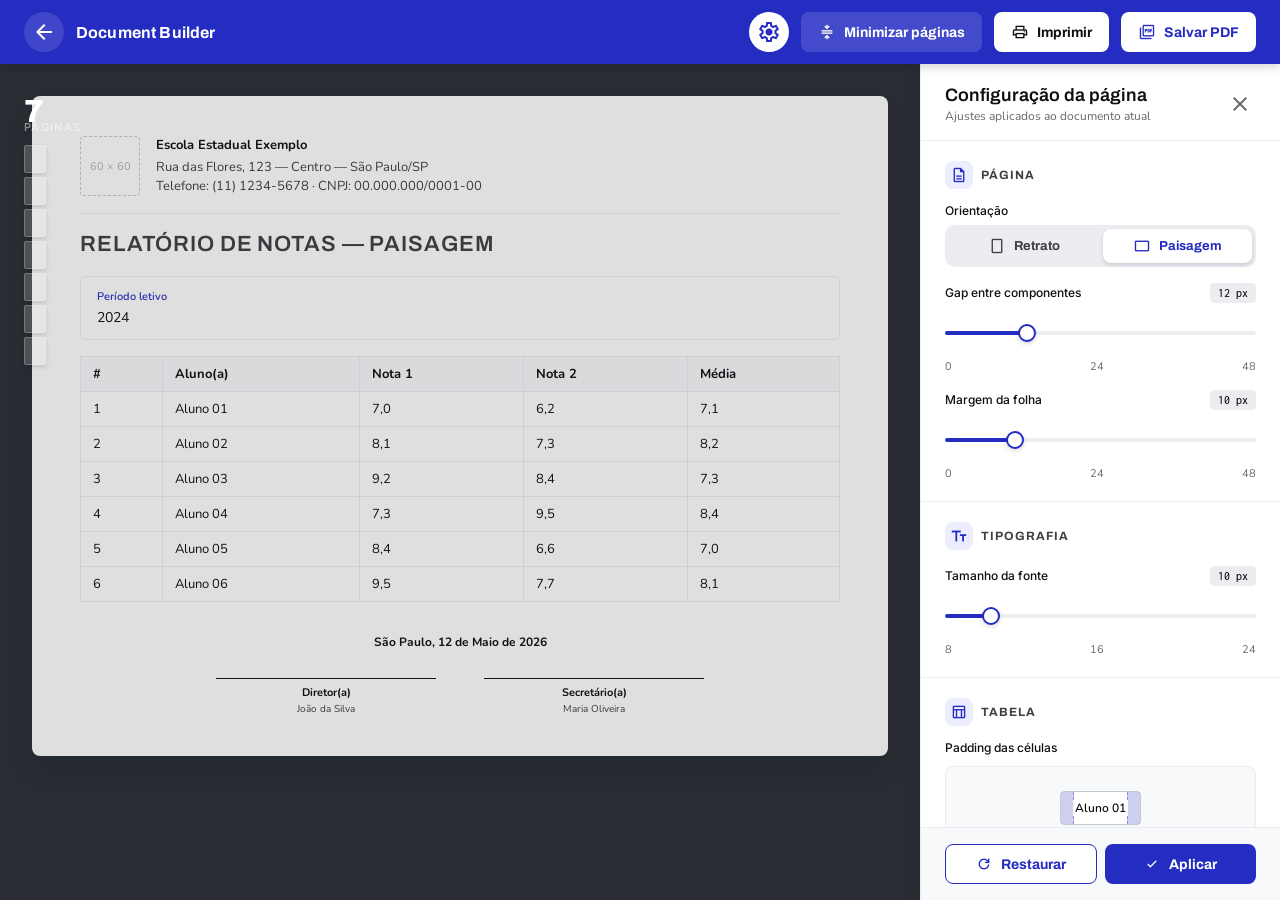
<file: cards/EFC-6325/document-builder-design/Painel de Configuração.html>
<!doctype html>
<html lang="pt-BR">
<head>
<meta charset="utf-8" />
<title>Painel de Configuração — Eleva</title>
<link rel="stylesheet" href="eleva/colors_and_type.css" />
<link rel="stylesheet" href="https://fonts.googleapis.com/css2?family=Material+Symbols+Outlined:opsz,wght,FILL,GRAD@24,400,0,0" />
<style>
  * { box-sizing: border-box; }
  html, body { margin: 0; height: 100%; }
  body {
    background: #2A2D33;
    font-family: var(--font-body-family);
    color: var(--fg-primary);
    overflow: hidden;
  }
  /* Mock backdrop: a doc preview behind a scrim, to mirror context */
  .backdrop {
    position: fixed; inset: 0;
    background:
      linear-gradient(rgba(15,15,16,0.55), rgba(15,15,16,0.55)),
      #2A2D33;
    display: flex; align-items: stretch; justify-content: stretch;
  }
  .topbar {
    position: fixed; top: 0; left: 0; right: 0; height: 64px;
    background: var(--color-primary);
    display: flex; align-items: center; justify-content: space-between;
    padding: 0 24px; z-index: 5;
    box-shadow: var(--shadow-down-medium);
  }
  .topbar .left, .topbar .right { display: flex; align-items: center; gap: 12px; }
  .topbar .iconbtn {
    width: 40px; height: 40px; border-radius: 999px; border: 0;
    background: rgba(255,255,255,0.12); color: #fff; cursor: pointer;
    display: inline-flex; align-items: center; justify-content: center;
    transition: background var(--motion-moderate-1);
  }
  .topbar .iconbtn:hover { background: rgba(255,255,255,0.22); }
  .topbar .iconbtn.active { background: #fff; color: var(--color-primary); }
  .topbar .btn {
    height: 40px; padding: 0 16px; border-radius: 8px;
    border: 1px solid rgba(255,255,255,0.0);
    font-family: var(--font-display-family); font-weight: 700; font-size: 14px;
    display: inline-flex; align-items: center; gap: 8px; cursor: pointer;
    transition: background var(--motion-moderate-1), color var(--motion-moderate-1);
  }
  .topbar .btn.ghost { background: #fff; color: var(--color-neutral-dark3); }
  .topbar .btn.ghost:hover { background: var(--color-neutral-light2); }
  .topbar .btn.primary { background: #fff; color: var(--color-primary); }
  .topbar .btn.primary:hover { background: var(--color-neutral-light2); }

  /* Document preview placeholder */
  .docstage {
    position: fixed; top: 64px; left: 0; right: 360px; bottom: 0;
    display: flex; align-items: flex-start; justify-content: center;
    padding: 32px 32px 64px;
    overflow: hidden;
  }
  .docpage {
    width: min(900px, 100%);
    background: #fff; border-radius: 8px;
    box-shadow: var(--shadow-down-xlarge);
    padding: 40px 48px;
    color: var(--color-neutral-dark3);
    opacity: 0.85;
  }
  .docpage .doc-h1 {
    font-family: var(--font-display-family); font-weight: 600;
    font-size: 22px; line-height: 28px; letter-spacing: 0.04em;
    color: var(--color-neutral-dark2);
    margin: 0 0 18px;
  }
  .docpage hr { border: 0; border-top: 1px solid var(--color-neutral-light2); margin: 16px 0; }
  .docpage table { width: 100%; border-collapse: collapse; font-family: var(--font-body-family); font-size: 13px; }
  .docpage th, .docpage td {
    border: 1px solid var(--color-neutral-light2);
    padding: var(--cell-pad-y, 8px) var(--cell-pad-x, 12px); text-align: left;
    transition: padding var(--motion-moderate-1);
  }
  .docpage th { background: var(--color-neutral-light3); font-weight: 700; }
  .docpage .row-flex { display: flex; gap: 16px; align-items: flex-start; }
  .docpage .placeholder-box {
    width: 60px; height: 60px; flex-shrink: 0;
    border: 1px dashed var(--color-neutral-light1);
    color: var(--color-neutral); font-size: 11px;
    display: flex; align-items: center; justify-content: center;
    border-radius: 4px;
  }
  .docpage .meta { font-size: 13px; color: var(--color-neutral-dark2); line-height: 1.5; }
  .docpage .meta strong { font-weight: 700; color: var(--color-neutral-dark3); display: block; margin-bottom: 2px; }

  /* ── Right config panel ───────────────────────────────────── */
  .panel {
    position: fixed; top: 64px; right: 0; bottom: 0; width: 360px;
    background: var(--color-white);
    border-left: 1px solid var(--color-neutral-light2);
    box-shadow: var(--shadow-center-large);
    display: flex; flex-direction: column;
    z-index: 4;
  }
  .panel-head {
    padding: 20px 24px 16px;
    display: flex; align-items: center; justify-content: space-between;
    border-bottom: 1px solid var(--color-neutral-light2);
  }
  .panel-head h2 {
    margin: 0;
    font-family: var(--font-display-family);
    font-weight: 600; font-size: 18px; line-height: 22px;
    color: var(--color-neutral-dark3);
  }
  .panel-head .sub {
    margin: 2px 0 0;
    font-family: var(--font-body-family); font-size: 12px; line-height: 16px;
    color: var(--color-neutral-dark1);
  }
  .panel-head .closebtn {
    width: 32px; height: 32px; border-radius: 8px;
    border: 0; background: transparent; color: var(--color-neutral-dark1);
    display: inline-flex; align-items: center; justify-content: center;
    cursor: pointer;
    transition: background var(--motion-moderate-1);
  }
  .panel-head .closebtn:hover { background: var(--color-neutral-light2); color: var(--color-neutral-dark3); }

  .panel-body {
    flex: 1; overflow-y: auto;
    scrollbar-width: thin;
    scrollbar-color: var(--color-neutral-light1) transparent;
  }
  .panel-body::-webkit-scrollbar { width: 8px; }
  .panel-body::-webkit-scrollbar-thumb { background: var(--color-neutral-light1); border-radius: 999px; }

  .section { padding: 20px 24px; border-bottom: 1px solid var(--color-neutral-light2); }
  .section:last-child { border-bottom: 0; }
  .section-head {
    display: flex; align-items: center; gap: 8px; margin-bottom: 16px;
  }
  .section-head .iconwrap {
    width: 28px; height: 28px; border-radius: 8px;
    background: var(--color-primary-light3);
    color: var(--color-primary);
    display: inline-flex; align-items: center; justify-content: center;
  }
  .section-head h3 {
    margin: 0;
    font-family: var(--font-display-family); font-weight: 700; font-size: 12px;
    line-height: 16px; letter-spacing: 0.08em; text-transform: uppercase;
    color: var(--color-neutral-dark2);
  }
  .field { display: flex; flex-direction: column; gap: 8px; margin-bottom: 16px; }
  .field:last-child { margin-bottom: 0; }
  .field .row { display: flex; align-items: center; justify-content: space-between; gap: 12px; }
  .field label.fieldlabel {
    font-family: var(--font-ui-family); font-weight: 500;
    font-size: 12px; line-height: 1; color: var(--color-neutral-dark3);
  }
  .value-pill {
    font-family: var(--font-mono-family); font-weight: 500;
    font-size: 12px; line-height: 1;
    background: var(--color-neutral-light2);
    color: var(--color-neutral-dark3);
    padding: 4px 8px; border-radius: 4px;
    min-width: 44px; text-align: center;
  }

  /* Segmented control (Orientação) */
  .segmented {
    display: grid; grid-template-columns: 1fr 1fr; gap: 4px;
    padding: 4px; background: var(--color-neutral-light2);
    border-radius: 10px;
  }
  .seg {
    border: 0; background: transparent; cursor: pointer;
    padding: 8px 10px; border-radius: 8px;
    font-family: var(--font-display-family); font-weight: 700; font-size: 13px;
    color: var(--color-neutral-dark2);
    display: inline-flex; align-items: center; justify-content: center; gap: 8px;
    transition: background var(--motion-moderate-1), color var(--motion-moderate-1), box-shadow var(--motion-moderate-1);
  }
  .seg:hover:not(.on) { color: var(--color-neutral-dark3); }
  .seg.on {
    background: var(--color-white);
    color: var(--color-primary);
    box-shadow: var(--shadow-down-small);
  }
  .seg .material-symbols-outlined { font-size: 18px; }

  /* Slider */
  .slider-wrap { position: relative; padding: 8px 0 6px; }
  input[type=range].eleva-range {
    -webkit-appearance: none; appearance: none;
    width: 100%; height: 4px; background: transparent;
    margin: 0; padding: 0;
  }
  input[type=range].eleva-range::-webkit-slider-runnable-track {
    height: 4px; border-radius: 999px;
    background: linear-gradient(to right, var(--color-primary) var(--pct, 50%), var(--color-neutral-light2) var(--pct, 50%));
  }
  input[type=range].eleva-range::-moz-range-track {
    height: 4px; border-radius: 999px; background: var(--color-neutral-light2);
  }
  input[type=range].eleva-range::-moz-range-progress {
    height: 4px; border-radius: 999px; background: var(--color-primary);
  }
  input[type=range].eleva-range::-webkit-slider-thumb {
    -webkit-appearance: none; appearance: none;
    width: 18px; height: 18px; border-radius: 50%;
    background: var(--color-white);
    border: 2px solid var(--color-primary);
    box-shadow: var(--shadow-down-small);
    margin-top: -7px; cursor: pointer;
    transition: box-shadow var(--motion-moderate-1), transform var(--motion-moderate-1);
  }
  input[type=range].eleva-range::-moz-range-thumb {
    width: 16px; height: 16px; border-radius: 50%;
    background: var(--color-white);
    border: 2px solid var(--color-primary);
    box-shadow: var(--shadow-down-small); cursor: pointer;
  }
  input[type=range].eleva-range:focus { outline: none; }
  input[type=range].eleva-range:focus::-webkit-slider-thumb {
    box-shadow: var(--shadow-focus);
  }
  input[type=range].eleva-range:active::-webkit-slider-thumb { transform: scale(1.1); }
  .range-ticks {
    display: flex; justify-content: space-between;
    font-family: var(--font-body-family); font-size: 11px; color: var(--color-neutral-dark1);
    margin-top: 4px;
  }

  /* Cell padding visual preview */
  .cellpad-preview {
    display: flex; align-items: center; justify-content: center;
    height: 84px;
    background: var(--color-neutral-light3);
    border-radius: 8px;
    border: 1px solid var(--color-neutral-light2);
    padding: 8px;
    margin-bottom: 12px;
    overflow: hidden;
  }
  .cellpad-preview .mini-cell {
    display: inline-flex; align-items: center; justify-content: center;
    background: #fff;
    border: 1px solid var(--color-neutral-light1);
    border-radius: 4px;
    font-family: var(--font-body-family); font-size: 12px; font-weight: 600;
    color: var(--color-neutral-dark3);
    padding: var(--prev-pad-y, 8px) var(--prev-pad-x, 12px);
    transition: padding var(--motion-moderate-1);
    position: relative;
  }
  .cellpad-preview .mini-cell::before,
  .cellpad-preview .mini-cell::after {
    content: "";
    position: absolute;
    background: var(--color-primary-light2);
    opacity: 0.55;
    pointer-events: none;
  }
  /* horizontal padding bands (left + right) */
  .cellpad-preview .mini-cell::before {
    left: 0; top: 0; bottom: 0;
    width: var(--prev-pad-x, 12px);
    border-right: 1px dashed var(--color-primary);
  }
  .cellpad-preview .mini-cell::after {
    right: 0; top: 0; bottom: 0;
    width: var(--prev-pad-x, 12px);
    border-left: 1px dashed var(--color-primary);
  }
  .cellpad-preview .mini-cell .label {
    position: relative; z-index: 1;
    background: #fff; padding: 0 2px;
  }
  /* Signature block in doc preview */
  .docpage .sig-block {
    margin-top: 32px;
    font-family: var(--font-body-family);
    color: var(--color-neutral-dark3);
  }
  .docpage .sig-date {
    font-size: 12px; font-weight: 700;
    margin-bottom: 28px;
    text-align: var(--sig-date-align, center);
    transition: text-align var(--motion-moderate-1);
  }
  .docpage .sig-row {
    display: flex;
    justify-content: center;
    gap: var(--sig-gap, 48px);
    transition: gap var(--motion-moderate-1);
  }
  .docpage .sig-row.left { justify-content: flex-start; }
  .docpage .sig-row.center { justify-content: center; }
  .docpage .sig-row.right { justify-content: flex-end; }
  .docpage .sig-cell {
    flex: 0 1 220px;
    text-align: center;
    border-top: 1px solid var(--color-neutral-dark3);
    padding-top: 6px;
  }
  .docpage .sig-cell .role {
    font-size: 11px; font-weight: 700;
    color: var(--color-neutral-dark3);
    margin-bottom: 2px;
  }
  .docpage .sig-cell .name {
    font-size: 10px; color: var(--color-neutral-dark2);
  }
  .docpage .sig-cell.no-role .role { display: none; }

  /* Icon-only segmented (alignment) */
  .seg.icon-only { padding: 8px; }
  .seg.icon-only .material-symbols-outlined { font-size: 18px; }

  /* ── Page stack indicator (left side of docstage) ──────────── */
  .pagestack {
    position: fixed; top: 96px; left: 24px;
    z-index: 3;
    display: flex; flex-direction: column; align-items: flex-start; gap: 12px;
    color: var(--color-neutral-light2);
    pointer-events: none;
  }
  .pagestack .pc-num {
    font-family: var(--font-display-family);
    font-weight: 800; font-size: 32px; line-height: 1;
    color: #fff;
    letter-spacing: -0.02em;
    transition: color var(--motion-moderate-1);
  }
  .pagestack .pc-lbl {
    font-family: var(--font-ui-family); font-weight: 500;
    font-size: 11px; line-height: 1;
    letter-spacing: 0.12em; text-transform: uppercase;
    color: rgba(255,255,255,0.5);
    margin-top: -6px;
  }
  .pagestack .pc-dots {
    display: flex; flex-direction: column; gap: 4px;
  }
  .pagestack .pc-dot {
    width: 22px; height: 28px; border-radius: 2px;
    background: rgba(255,255,255,0.18);
    border: 1px solid rgba(255,255,255,0.22);
    box-shadow: var(--shadow-down-small);
    transform-origin: top center;
    transition: opacity var(--motion-slow-1), transform var(--motion-slow-1), background var(--motion-moderate-2);
  }
  .pagestack .pc-dot.removed {
    opacity: 0; transform: translateY(-4px) scale(0.7);
  }
  .pagestack.flashing .pc-num { color: var(--color-tertiary-light1); }

  /* ── Minimize modal overlay ────────────────────────────────── */
  .min-overlay {
    position: fixed; inset: 0;
    z-index: 8;
    pointer-events: none;
  }
  .min-overlay.show { pointer-events: auto; }
  .min-backdrop {
    position: absolute; inset: 0;
    background: rgba(15, 15, 16, 0.18);
    -webkit-backdrop-filter: blur(2px); backdrop-filter: blur(2px);
    opacity: 0;
    transition: opacity var(--motion-moderate-2);
  }
  .min-overlay.show .min-backdrop { opacity: 1; }

  .min-modal {
    position: absolute; top: 80px; right: 16px;
    width: 360px;
    max-height: calc(100vh - 100px);
    background: var(--color-white);
    border-radius: 12px;
    border: 1px solid var(--color-neutral-light2);
    box-shadow: var(--shadow-up-xlarge), var(--shadow-down-large);
    display: flex; flex-direction: column;
    overflow: hidden;
    opacity: 0; transform: translateY(-8px) scale(0.98);
    transition: opacity var(--motion-moderate-2), transform var(--motion-moderate-2);
  }
  .min-overlay.show .min-modal { opacity: 1; transform: translateY(0) scale(1); }

  .min-head {
    display: flex; align-items: center; gap: 12px;
    padding: 16px 16px 14px 20px;
    border-bottom: 1px solid var(--color-neutral-light2);
  }
  .min-head .leadicon {
    width: 32px; height: 32px; border-radius: 8px;
    background: var(--color-primary-light3);
    color: var(--color-primary);
    display: inline-flex; align-items: center; justify-content: center;
    flex-shrink: 0;
    position: relative; overflow: hidden;
  }
  .min-head .leadicon .material-symbols-outlined { font-size: 18px; position: relative; z-index: 1; }
  .min-overlay[data-state="running"] .min-head .leadicon::before {
    content: ""; position: absolute; inset: 0;
    background: linear-gradient(120deg, transparent 30%, rgba(36,44,194,0.18) 50%, transparent 70%);
    animation: minShimmer 1.6s linear infinite;
  }
  @keyframes minShimmer {
    0%   { transform: translateX(-100%); }
    100% { transform: translateX(100%); }
  }
  .min-head h2 {
    margin: 0; flex: 1;
    font-family: var(--font-display-family); font-weight: 700;
    font-size: 15px; line-height: 20px;
    color: var(--color-neutral-dark3);
  }
  .min-head h2 .sub {
    display: block;
    font-family: var(--font-body-family); font-weight: 400;
    font-size: 12px; line-height: 16px;
    color: var(--color-neutral-dark1);
    margin-top: 2px;
  }
  .min-head .closebtn {
    width: 28px; height: 28px; border-radius: 6px;
    border: 0; background: transparent; color: var(--color-neutral-dark1);
    display: inline-flex; align-items: center; justify-content: center;
    cursor: pointer;
    transition: background var(--motion-moderate-1);
  }
  .min-head .closebtn:hover { background: var(--color-neutral-light2); color: var(--color-neutral-dark3); }

  /* State switching */
  .min-running, .min-done-success, .min-done-none { display: none; }
  .min-overlay[data-state="running"] .min-running { display: flex; flex-direction: column; flex: 1; min-height: 0; }
  .min-overlay[data-state="done"]    .min-done-success { display: flex; flex-direction: column; }
  .min-overlay[data-state="none"]    .min-done-none    { display: flex; flex-direction: column; }

  /* Running — progress bar */
  .min-progress {
    display: flex; align-items: center; gap: 12px;
    padding: 16px 20px 12px;
  }
  .min-bar {
    flex: 1; height: 6px; border-radius: 999px;
    background: var(--color-neutral-light2);
    overflow: hidden;
  }
  .min-bar-fill {
    height: 100%; width: 0;
    background: var(--color-primary);
    border-radius: 999px;
    transition: width var(--motion-slow-1);
  }
  .min-progress-text {
    font-family: var(--font-mono-family); font-weight: 500;
    font-size: 12px; color: var(--color-neutral-dark2);
    white-space: nowrap;
  }

  /* Phase list */
  .min-phases {
    flex: 1; min-height: 0;
    overflow-y: auto;
    padding: 0 20px 16px;
    scrollbar-width: thin;
    scrollbar-color: var(--color-neutral-light1) transparent;
  }
  .min-phase + .min-phase { margin-top: 14px; }
  .min-phase-head {
    display: flex; align-items: center; gap: 6px;
    margin-bottom: 6px;
  }
  .min-phase-num {
    font-family: var(--font-mono-family); font-weight: 700;
    font-size: 10px; line-height: 1;
    color: var(--color-neutral-dark1);
    background: var(--color-neutral-light2);
    border-radius: 3px;
    padding: 3px 5px;
  }
  .min-phase-name {
    font-family: var(--font-display-family); font-weight: 700;
    font-size: 11px; line-height: 1;
    letter-spacing: 0.08em; text-transform: uppercase;
    color: var(--color-neutral-dark2);
  }
  .min-phase-warning {
    margin-left: auto;
    display: inline-flex; align-items: center; gap: 4px;
    font-family: var(--font-body-family); font-weight: 600;
    font-size: 10px; line-height: 1;
    color: var(--color-warning-dark);
    background: var(--color-warning-light);
    border-radius: 999px;
    padding: 3px 7px;
  }
  .min-phase-warning .material-symbols-outlined { font-size: 12px; }

  .min-steps { display: flex; flex-direction: column; gap: 4px; }
  .min-step {
    display: flex; align-items: center; gap: 10px;
    padding: 8px 10px;
    border-radius: 8px;
    background: transparent;
    transition: background var(--motion-moderate-2);
  }
  .min-step .ico {
    width: 18px; height: 18px; border-radius: 999px;
    display: inline-flex; align-items: center; justify-content: center;
    flex-shrink: 0;
    background: var(--color-neutral-light2);
    color: var(--color-neutral);
    transition: background var(--motion-moderate-1), color var(--motion-moderate-1);
  }
  .min-step .ico .material-symbols-outlined { font-size: 14px; }
  .min-step .lbl {
    flex: 1;
    font-family: var(--font-body-family); font-weight: 500;
    font-size: 13px; line-height: 16px;
    color: var(--color-neutral-dark2);
  }
  .min-step .result {
    font-family: var(--font-mono-family); font-weight: 500;
    font-size: 11px; line-height: 1;
    color: var(--color-neutral-dark1);
    white-space: nowrap;
  }
  /* Step states */
  .min-step.pending .lbl { color: var(--color-neutral); }
  .min-step.active {
    background: var(--color-primary-light3);
  }
  .min-step.active .ico {
    background: var(--color-primary);
    color: #fff;
    animation: minPulse 1.3s ease-in-out infinite;
  }
  .min-step.active .lbl {
    color: var(--color-primary-dark1);
    font-weight: 700;
  }
  @keyframes minPulse {
    0%, 100% { box-shadow: 0 0 0 0 rgba(36,44,194,0.45); }
    50%      { box-shadow: 0 0 0 6px rgba(36,44,194,0.00); }
  }
  .min-step.active .ico .material-symbols-outlined {
    animation: minSpin 1.2s linear infinite;
  }
  @keyframes minSpin {
    0% { transform: rotate(0deg); }
    100% { transform: rotate(360deg); }
  }
  .min-step.reduced .ico { background: #28975A; color: #fff; }
  .min-step.reduced .result { color: #28975A; font-weight: 700; }
  .min-step.kept .ico {
    background: var(--color-neutral-light2);
    color: var(--color-neutral-dark1);
  }
  .min-step.kept .result { color: var(--color-neutral-dark1); }

  /* Step reveal animation */
  .min-step {
    opacity: 0;
    transform: translateY(-4px);
    animation: minStepIn var(--motion-moderate-2) forwards;
  }
  @keyframes minStepIn {
    to { opacity: 1; transform: translateY(0); }
  }

  /* DONE success state */
  .min-done-success { padding: 20px 24px 16px; gap: 12px; align-items: stretch; }
  .min-result-iconbig {
    width: 56px; height: 56px; border-radius: 999px;
    display: inline-flex; align-items: center; justify-content: center;
    background: rgba(40,151,90,0.12);
    color: #28975A;
    margin: 4px auto 0;
  }
  .min-result-iconbig .material-symbols-outlined { font-size: 36px; font-variation-settings: 'FILL' 1; }
  .min-result-iconbig.info {
    background: var(--color-primary-light3);
    color: var(--color-primary);
  }
  .min-result-title {
    text-align: center;
    font-family: var(--font-display-family); font-weight: 700;
    font-size: 18px; line-height: 22px;
    color: var(--color-neutral-dark3);
  }
  .min-result-big {
    display: flex; align-items: baseline; justify-content: center; gap: 10px;
    padding: 14px 16px;
    background: var(--color-neutral-light3);
    border-radius: 10px;
    border: 1px solid var(--color-neutral-light2);
    margin: 4px 0 4px;
  }
  .min-result-big .from {
    font-family: var(--font-display-family); font-weight: 700;
    font-size: 28px; line-height: 1;
    color: var(--color-neutral-dark1);
    text-decoration: line-through;
    text-decoration-thickness: 2px;
    text-decoration-color: rgba(0,0,0,0.25);
  }
  .min-result-big .arrow .material-symbols-outlined {
    font-size: 22px; color: var(--color-primary); vertical-align: middle;
    transform: translateY(-2px);
  }
  .min-result-big .to {
    font-family: var(--font-display-family); font-weight: 800;
    font-size: 40px; line-height: 1;
    color: var(--color-primary);
    letter-spacing: -0.02em;
  }
  .min-result-big .unit {
    font-family: var(--font-body-family); font-weight: 600;
    font-size: 13px; color: var(--color-neutral-dark2);
    margin-left: 2px;
  }
  .min-result-list-title {
    font-family: var(--font-display-family); font-weight: 700;
    font-size: 11px; line-height: 1;
    letter-spacing: 0.08em; text-transform: uppercase;
    color: var(--color-neutral-dark2);
    margin-top: 4px;
  }
  .min-result-list { display: flex; flex-direction: column; gap: 2px; }
  .min-result-item {
    display: flex; align-items: center; gap: 10px;
    padding: 8px 4px;
    border-bottom: 1px dashed var(--color-neutral-light2);
  }
  .min-result-item:last-child { border-bottom: 0; }
  .min-result-item .k {
    flex: 1;
    font-family: var(--font-body-family); font-size: 13px; font-weight: 500;
    color: var(--color-neutral-dark3);
  }
  .min-result-item .v {
    font-family: var(--font-mono-family); font-weight: 500;
    font-size: 12px; color: var(--color-neutral-dark2);
  }
  .min-result-item .v .arr { color: var(--color-neutral-dark1); margin: 0 4px; }
  .min-result-item .v .to-v { color: var(--color-primary); font-weight: 700; }
  .min-result-foot {
    display: flex; gap: 8px; margin-top: 8px;
  }
  .min-result-foot .btn { flex: 1; }

  /* DONE none state */
  .min-done-none { padding: 20px 24px 16px; gap: 10px; }
  .min-done-none .min-result-sub {
    text-align: center;
    font-family: var(--font-body-family); font-size: 13px; line-height: 18px;
    color: var(--color-neutral-dark1);
    margin-bottom: 4px;
  }

  /* Topbar minimize button — slight differentiation */
  .topbar .btn.minimize {
    background: rgba(255,255,255,0.14);
    color: #fff;
    border: 1px solid rgba(255,255,255,0.0);
  }
  .topbar .btn.minimize:hover { background: rgba(255,255,255,0.22); }
  .topbar .btn.minimize.active {
    background: #fff;
    color: var(--color-primary);
  }
  .topbar .btn[disabled] {
    opacity: 0.45; cursor: not-allowed;
  }
  .topbar .btn[disabled]:hover { background: inherit; }


  .pad-axis-row {
    display: grid; grid-template-columns: 1fr 1fr; gap: 12px;
  }
  .axis-head {
    display: flex; align-items: center; gap: 6px;
    font-family: var(--font-ui-family); font-weight: 500;
    font-size: 12px; color: var(--color-neutral-dark3);
  }
  .axis-head .material-symbols-outlined { font-size: 16px; color: var(--color-neutral-dark1); }
  .axis-head .pill {
    margin-left: auto;
    font-family: var(--font-mono-family); font-weight: 500;
    font-size: 11px; line-height: 1;
    background: var(--color-neutral-light2);
    color: var(--color-neutral-dark3);
    padding: 3px 6px; border-radius: 4px;
  }

  /* Checkbox row */
  .check-row {
    display: flex; align-items: center; justify-content: space-between;
    padding: 4px 0;
  }
  .check-row .left { display: flex; align-items: center; gap: 10px; }
  .check-row .left .lbl {
    font-family: var(--font-body-family); font-size: 14px; line-height: 20px;
    color: var(--color-neutral-dark3);
  }
  .sub-check {
    margin-left: 26px; display: flex; align-items: center; gap: 8px;
    padding: 2px 0;
  }
  .sub-check .lbl {
    font-family: var(--font-body-family); font-size: 12px; line-height: 16px;
    color: var(--color-neutral-dark1);
  }
  .cbx {
    width: 18px; height: 18px; border-radius: 4px;
    border: 1.5px solid var(--color-neutral-light1);
    background: #fff; cursor: pointer; flex-shrink: 0;
    display: inline-flex; align-items: center; justify-content: center;
    transition: background var(--motion-fast-2), border-color var(--motion-fast-2);
  }
  .cbx.sm { width: 14px; height: 14px; border-radius: 3px; }
  .cbx.on {
    background: var(--color-primary);
    border-color: var(--color-primary);
  }
  .cbx.on .material-symbols-outlined { color: #fff; font-size: 14px; font-weight: 700; }
  .cbx.sm.on .material-symbols-outlined { font-size: 11px; }
  .cbx:not(.on) .material-symbols-outlined { display: none; }
  .cbx:focus-visible { outline: 0; box-shadow: var(--shadow-focus); }

  /* Select */
  .select-wrap { position: relative; }
  .select {
    width: 100%; height: 40px; padding: 0 36px 0 12px;
    border-radius: 8px; border: 1px solid var(--color-neutral-light1);
    background: #fff; appearance: none; -webkit-appearance: none;
    font-family: var(--font-body-family); font-size: 14px;
    color: var(--color-neutral-dark3); cursor: pointer;
    transition: border-color var(--motion-fast-2), box-shadow var(--motion-fast-2);
  }
  .select:hover { border-color: var(--color-neutral-dark1); }
  .select:focus {
    outline: 0; border-color: var(--color-primary);
    box-shadow: var(--shadow-focus);
  }
  .select-wrap .chev {
    position: absolute; right: 10px; top: 50%; transform: translateY(-50%);
    pointer-events: none; color: var(--color-neutral-dark1); font-size: 20px;
  }

  /* Footer actions */
  .panel-foot {
    border-top: 1px solid var(--color-neutral-light2);
    padding: 16px 24px;
    display: flex; gap: 8px; background: var(--color-neutral-light3);
  }
  .btn {
    height: 40px; padding: 0 16px; border-radius: 8px;
    font-family: var(--font-display-family); font-weight: 700; font-size: 14px;
    display: inline-flex; align-items: center; justify-content: center; gap: 8px;
    cursor: pointer; border: 1px solid transparent;
    transition: background var(--motion-moderate-1), color var(--motion-moderate-1), border-color var(--motion-moderate-1);
  }
  .btn.fill { background: var(--color-primary); color: #fff; }
  .btn.fill:hover { background: var(--color-primary-dark1); }
  .btn.outline { background: #fff; color: var(--color-primary); border-color: var(--color-primary); }
  .btn.outline:hover { background: var(--color-primary-light3); }
  .btn.full { flex: 1; }

  /* Tooltip-y "saved" toast preview at base of doc */
  .savedchip {
    position: fixed; bottom: 24px; left: 24px;
    background: var(--color-neutral-dark3); color: #fff;
    padding: 10px 16px; border-radius: 999px;
    font-family: var(--font-body-family); font-size: 13px; font-weight: 600;
    display: inline-flex; align-items: center; gap: 8px;
    box-shadow: var(--shadow-down-medium);
    opacity: 0; transform: translateY(8px);
    transition: opacity var(--motion-moderate-2), transform var(--motion-moderate-2);
    pointer-events: none;
  }
  .savedchip.show { opacity: 1; transform: translateY(0); }
  .savedchip .material-symbols-outlined { color: #39D881; font-size: 18px; }

  @media (max-width: 900px) {
    .docstage { right: 0; opacity: 0.4; }
    .panel { width: 100%; max-width: 100%; }
  }
</style>
</head>
<body>

<!-- Top bar (kept simple, mirrors original look in Eleva indigo) -->
<header class="topbar">
  <div class="left">
    <button class="iconbtn" id="backBtn" aria-label="Voltar">
      <span class="material-symbols-outlined">arrow_back</span>
    </button>
    <span style="font-family: var(--font-display-family); font-weight: 700; color: #fff; font-size: 16px; letter-spacing: 0.01em;">Document Builder</span>
  </div>
  <div class="right">
    <button class="iconbtn active" id="cogBtn" aria-label="Configurações da página">
      <span class="material-symbols-outlined">settings</span>
    </button>
    <button class="btn minimize" id="minimizeBtn" aria-label="Minimizar páginas">
      <span class="material-symbols-outlined" style="font-size:18px;">compress</span>
      Minimizar páginas
    </button>
    <button class="btn ghost" id="printBtn">
      <span class="material-symbols-outlined" style="font-size:18px;">print</span>
      Imprimir
    </button>
    <button class="btn primary" id="savePdfBtn">
      <span class="material-symbols-outlined" style="font-size:18px;">picture_as_pdf</span>
      Salvar PDF
    </button>
  </div>
</header>

<!-- Page count indicator (visible at left edge of the dark canvas) -->
<div class="pagestack" id="pagestack" aria-live="polite">
  <div>
    <div class="pc-num" id="pcNum">7</div>
    <div class="pc-lbl">páginas</div>
  </div>
  <div class="pc-dots" id="pcDots">
    <div class="pc-dot"></div>
    <div class="pc-dot"></div>
    <div class="pc-dot"></div>
    <div class="pc-dot"></div>
    <div class="pc-dot"></div>
    <div class="pc-dot"></div>
    <div class="pc-dot"></div>
  </div>
</div>

<!-- Document mock behind the panel -->
<div class="docstage">
  <div class="docpage">
    <div class="row-flex" style="margin-bottom: 16px;">
      <div class="placeholder-box">60 × 60</div>
      <div class="meta">
        <strong>Escola Estadual Exemplo</strong>
        Rua das Flores, 123 — Centro — São Paulo/SP<br/>
        Telefone: (11) 1234-5678 · CNPJ: 00.000.000/0001-00
      </div>
    </div>
    <hr/>
    <div class="doc-h1">RELATÓRIO DE NOTAS — PAISAGEM</div>
    <div style="border:1px solid var(--color-neutral-light2); border-radius: 6px; padding: 12px 16px; margin-bottom: 16px;">
      <div style="font-size:11px; color: var(--color-primary); font-weight:600; margin-bottom: 4px;">Período letivo</div>
      <div style="font-family: var(--font-body-family); font-size: 14px;">2024</div>
    </div>
    <table>
      <thead><tr><th>#</th><th>Aluno(a)</th><th>Nota 1</th><th>Nota 2</th><th>Média</th></tr></thead>
      <tbody>
        <tr><td>1</td><td>Aluno 01</td><td>7,0</td><td>6,2</td><td>7,1</td></tr>
        <tr><td>2</td><td>Aluno 02</td><td>8,1</td><td>7,3</td><td>8,2</td></tr>
        <tr><td>3</td><td>Aluno 03</td><td>9,2</td><td>8,4</td><td>7,3</td></tr>
        <tr><td>4</td><td>Aluno 04</td><td>7,3</td><td>9,5</td><td>8,4</td></tr>
        <tr><td>5</td><td>Aluno 05</td><td>8,4</td><td>6,6</td><td>7,0</td></tr>
        <tr><td>6</td><td>Aluno 06</td><td>9,5</td><td>7,7</td><td>8,1</td></tr>
      </tbody>
    </table>

    <div class="sig-block">
      <div class="sig-date" id="sigDate">São Paulo, 12 de Maio de 2026</div>
      <div class="sig-row center" id="sigRow">
        <div class="sig-cell">
          <div class="role">Diretor(a)</div>
          <div class="name">João da Silva</div>
        </div>
        <div class="sig-cell">
          <div class="role">Secretário(a)</div>
          <div class="name">Maria Oliveira</div>
        </div>
      </div>
    </div>
  </div>
</div>

<!-- Right panel -->
<aside class="panel" aria-label="Configuração da página">
  <div class="panel-head">
    <div>
      <h2>Configuração da página</h2>
      <p class="sub">Ajustes aplicados ao documento atual</p>
    </div>
    <button class="closebtn" aria-label="Fechar painel">
      <span class="material-symbols-outlined">close</span>
    </button>
  </div>

  <div class="panel-body">

    <!-- PÁGINA -->
    <section class="section">
      <div class="section-head">
        <span class="iconwrap"><span class="material-symbols-outlined" style="font-size:18px;">description</span></span>
        <h3>Página</h3>
      </div>

      <div class="field">
        <label class="fieldlabel">Orientação</label>
        <div class="segmented" role="tablist" id="orient">
          <button class="seg" data-val="retrato" role="tab">
            <span class="material-symbols-outlined">crop_portrait</span>
            Retrato
          </button>
          <button class="seg on" data-val="paisagem" role="tab">
            <span class="material-symbols-outlined">crop_landscape</span>
            Paisagem
          </button>
        </div>
      </div>

      <div class="field">
        <div class="row">
          <label class="fieldlabel">Gap entre componentes</label>
          <span class="value-pill" id="gapVal">12 px</span>
        </div>
        <div class="slider-wrap">
          <input type="range" class="eleva-range" min="0" max="48" step="2" value="12" id="gap" style="--pct: 25%;" />
        </div>
        <div class="range-ticks"><span>0</span><span>24</span><span>48</span></div>
      </div>

      <div class="field">
        <div class="row">
          <label class="fieldlabel">Margem da folha</label>
          <span class="value-pill" id="margVal">10 px</span>
        </div>
        <div class="slider-wrap">
          <input type="range" class="eleva-range" min="0" max="48" step="2" value="10" id="marg" style="--pct: 20.8%;" />
        </div>
        <div class="range-ticks"><span>0</span><span>24</span><span>48</span></div>
      </div>
    </section>

    <!-- TIPOGRAFIA -->
    <section class="section">
      <div class="section-head">
        <span class="iconwrap"><span class="material-symbols-outlined" style="font-size:18px;">text_fields</span></span>
        <h3>Tipografia</h3>
      </div>

      <div class="field">
        <div class="row">
          <label class="fieldlabel">Tamanho da fonte</label>
          <span class="value-pill" id="fontVal">10 px</span>
        </div>
        <div class="slider-wrap">
          <input type="range" class="eleva-range" min="8" max="24" step="1" value="10" id="font" style="--pct: 12.5%;" />
        </div>
        <div class="range-ticks"><span>8</span><span>16</span><span>24</span></div>
      </div>
    </section>

    <!-- TABELA -->
    <section class="section">
      <div class="section-head">
        <span class="iconwrap"><span class="material-symbols-outlined" style="font-size:18px;">table_chart</span></span>
        <h3>Tabela</h3>
      </div>

      <div class="field">
        <label class="fieldlabel" style="margin-bottom:4px;">Padding das células</label>
        <div class="cellpad-preview" aria-hidden="true">
          <span class="mini-cell" id="padPreview"><span class="label">Aluno 01</span></span>
        </div>

        <div class="pad-axis-row">
          <div>
            <div class="axis-head">
              <span class="material-symbols-outlined">height</span>
              Vertical
              <span class="pill" id="padYVal">8 px</span>
            </div>
            <div class="slider-wrap">
              <input type="range" class="eleva-range" min="2" max="24" step="1" value="8" id="padY" style="--pct: 27%;" />
            </div>
          </div>
          <div>
            <div class="axis-head">
              <span class="material-symbols-outlined" style="transform: rotate(90deg);">height</span>
              Horizontal
              <span class="pill" id="padXVal">12 px</span>
            </div>
            <div class="slider-wrap">
              <input type="range" class="eleva-range" min="2" max="32" step="1" value="12" id="padX" style="--pct: 33%;" />
            </div>
          </div>
        </div>

        <div class="segmented" id="padPreset" style="grid-template-columns: 1fr 1fr 1fr; margin-top: 12px;">
          <button class="seg" data-y="4" data-x="6" type="button">Compacto</button>
          <button class="seg on" data-y="8" data-x="12" type="button">Padrão</button>
          <button class="seg" data-y="14" data-x="20" type="button">Confortável</button>
        </div>
      </div>
    </section>

    <!-- ELEMENTOS -->
    <section class="section">
      <div class="section-head">
        <span class="iconwrap"><span class="material-symbols-outlined" style="font-size:18px;">view_agenda</span></span>
        <h3>Elementos</h3>
      </div>

      <div class="check-row">
        <div class="left">
          <button class="cbx on" data-cb="header" aria-pressed="true" aria-label="Cabeçalho">
            <span class="material-symbols-outlined">check</span>
          </button>
          <span class="lbl">Cabeçalho</span>
        </div>
      </div>
      <div class="sub-check">
        <button class="cbx sm on" data-cb="headerAll" aria-pressed="true" aria-label="Cabeçalho em todas as páginas">
          <span class="material-symbols-outlined">check</span>
        </button>
        <span class="lbl">Em todas as páginas</span>
      </div>

      <div class="check-row" style="margin-top:8px;">
        <div class="left">
          <button class="cbx on" data-cb="footer" aria-pressed="true" aria-label="Rodapé">
            <span class="material-symbols-outlined">check</span>
          </button>
          <span class="lbl">Rodapé</span>
        </div>
      </div>

      <div class="check-row" style="margin-top:8px;">
        <div class="left">
          <button class="cbx on" data-cb="sign" aria-pressed="true" aria-label="Assinaturas">
            <span class="material-symbols-outlined">check</span>
          </button>
          <span class="lbl">Assinaturas</span>
        </div>
      </div>
      <div class="sub-check">
        <button class="cbx sm" data-cb="signAll" aria-pressed="false" aria-label="Assinaturas em todas as páginas">
          <span class="material-symbols-outlined">check</span>
        </button>
        <span class="lbl">Em todas as páginas</span>
      </div>
    </section>

    <!-- ASSINATURAS -->
    <section class="section">
      <div class="section-head">
        <span class="iconwrap"><span class="material-symbols-outlined" style="font-size:18px;">draw</span></span>
        <h3>Assinaturas</h3>
      </div>

      <div class="field">
        <label class="fieldlabel">Posição da data e local</label>
        <div class="segmented" id="sigDatePos" style="grid-template-columns: 1fr 1fr 1fr;" role="tablist">
          <button class="seg icon-only" data-val="left" role="tab" aria-label="Esquerda">
            <span class="material-symbols-outlined">format_align_left</span>
          </button>
          <button class="seg icon-only on" data-val="center" role="tab" aria-label="Centro">
            <span class="material-symbols-outlined">format_align_center</span>
          </button>
          <button class="seg icon-only" data-val="right" role="tab" aria-label="Direita">
            <span class="material-symbols-outlined">format_align_right</span>
          </button>
        </div>
      </div>

      <div class="field">
        <label class="fieldlabel">Alinhamento das assinaturas</label>
        <div class="segmented" id="sigAlign" style="grid-template-columns: 1fr 1fr 1fr;" role="tablist">
          <button class="seg icon-only" data-val="left" role="tab" aria-label="Esquerda">
            <span class="material-symbols-outlined">align_horizontal_left</span>
          </button>
          <button class="seg icon-only on" data-val="center" role="tab" aria-label="Centro">
            <span class="material-symbols-outlined">align_horizontal_center</span>
          </button>
          <button class="seg icon-only" data-val="right" role="tab" aria-label="Direita">
            <span class="material-symbols-outlined">align_horizontal_right</span>
          </button>
        </div>
      </div>

      <div class="field">
        <div class="row">
          <label class="fieldlabel">Espaçamento entre assinaturas</label>
          <span class="value-pill" id="sigGapVal">48 px</span>
        </div>
        <div class="slider-wrap">
          <input type="range" class="eleva-range" min="8" max="160" step="4" value="48" id="sigGap" style="--pct: 26.3%;" />
        </div>
        <div class="range-ticks"><span>8</span><span>84</span><span>160</span></div>
      </div>

      <div class="check-row" style="margin-top: 4px;">
        <div class="left">
          <button class="cbx on" data-cb="sigRole" id="sigRoleToggle" aria-pressed="true" aria-label="Exibir cargo">
            <span class="material-symbols-outlined">check</span>
          </button>
          <span class="lbl">Exibir cargo</span>
        </div>
      </div>
    </section>

    <!-- EXPORTAÇÃO -->
    <section class="section">
      <div class="section-head">
        <span class="iconwrap"><span class="material-symbols-outlined" style="font-size:18px;">file_save</span></span>
        <h3>Exportação</h3>
      </div>

      <div class="field">
        <label class="fieldlabel" for="qual">Qualidade do PDF</label>
        <div class="select-wrap">
          <select class="select" id="qual">
            <option>Padrão</option>
            <option>Alta</option>
            <option>Máxima</option>
          </select>
          <span class="material-symbols-outlined chev">expand_more</span>
        </div>
      </div>

      <div class="field">
        <label class="fieldlabel" for="strat">Estratégia</label>
        <div class="select-wrap">
          <select class="select" id="strat">
            <option>CSS (nativo)</option>
            <option>Canvas</option>
            <option>Híbrido</option>
          </select>
          <span class="material-symbols-outlined chev">expand_more</span>
        </div>
      </div>
    </section>

  </div>

  <div class="panel-foot">
    <button class="btn outline full" id="resetBtn">
      <span class="material-symbols-outlined" style="font-size:18px;">refresh</span>
      Restaurar
    </button>
    <button class="btn fill full" id="applyBtn">
      <span class="material-symbols-outlined" style="font-size:18px;">check</span>
      Aplicar
    </button>
  </div>
</aside>

<div class="savedchip" id="savedchip">
  <span class="material-symbols-outlined">check_circle</span>
  Configurações aplicadas
</div>

<!-- ── Minimize pages modal ───────────────────────────────────────── -->
<div class="min-overlay" id="minOverlay" data-state="running" aria-hidden="true">
  <div class="min-backdrop"></div>
  <div class="min-modal" role="dialog" aria-labelledby="minTitle" aria-modal="false">

    <header class="min-head">
      <span class="leadicon" id="minLeadIcon">
        <span class="material-symbols-outlined">compress</span>
      </span>
      <h2 id="minTitle">
        <span id="minTitleText">Minimizando páginas…</span>
        <span class="sub" id="minTitleSub">Testando configurações ótimas</span>
      </h2>
      <button class="closebtn" id="minClose" aria-label="Fechar">
        <span class="material-symbols-outlined">close</span>
      </button>
    </header>

    <!-- RUNNING state -->
    <div class="min-running">
      <div class="min-progress">
        <div class="min-bar"><div class="min-bar-fill" id="minBarFill" style="width: 0%;"></div></div>
        <div class="min-progress-text"><span id="minStepNow">0</span>/<span id="minStepTotal">7</span></div>
      </div>
      <div class="min-phases" id="minPhases"></div>
    </div>

    <!-- DONE-SUCCESS state -->
    <div class="min-done-success">
      <div class="min-result-iconbig">
        <span class="material-symbols-outlined">check_circle</span>
      </div>
      <div class="min-result-title">Minimização concluída</div>
      <div class="min-result-big">
        <span class="from">7</span>
        <span class="arrow"><span class="material-symbols-outlined">arrow_forward</span></span>
        <span class="to">4</span>
        <span class="unit">páginas</span>
      </div>
      <div class="min-result-list-title">Ajustes aplicados</div>
      <div class="min-result-list">
        <div class="min-result-item">
          <span class="k">Gap entre componentes</span>
          <span class="v"><span class="from-v">8 px</span><span class="arr">→</span><span class="to-v">0 px</span></span>
        </div>
        <div class="min-result-item">
          <span class="k">Padding das células</span>
          <span class="v"><span class="from-v">4 px</span><span class="arr">→</span><span class="to-v">2 px</span></span>
        </div>
        <div class="min-result-item">
          <span class="k">Margem da página</span>
          <span class="v"><span class="from-v">10 px</span><span class="arr">→</span><span class="to-v">6 px</span></span>
        </div>
      </div>
      <div class="min-result-foot">
        <button class="btn outline" id="minUndoBtn">
          <span class="material-symbols-outlined" style="font-size:18px;">undo</span>
          Desfazer
        </button>
        <button class="btn fill" id="minCloseDoneBtn">
          <span class="material-symbols-outlined" style="font-size:18px;">check</span>
          Fechar
        </button>
      </div>
    </div>

    <!-- DONE-NONE state -->
    <div class="min-done-none">
      <div class="min-result-iconbig info">
        <span class="material-symbols-outlined">info</span>
      </div>
      <div class="min-result-title">Nenhuma redução possível</div>
      <div class="min-result-sub">Todas as configurações já estão no mínimo possível para este documento.</div>
      <div class="min-result-foot">
        <button class="btn fill full" id="minCloseNoneBtn">Fechar</button>
      </div>
    </div>

  </div>
</div>


<script>
  // Sliders: keep value pill + track fill in sync
  function wireSlider(id, pillId, unit) {
    const r = document.getElementById(id);
    const p = document.getElementById(pillId);
    const update = () => {
      const pct = ((r.value - r.min) / (r.max - r.min)) * 100;
      r.style.setProperty('--pct', pct + '%');
      p.textContent = r.value + ' ' + unit;
    };
    r.addEventListener('input', update);
    update();
  }
  wireSlider('gap', 'gapVal', 'px');
  wireSlider('marg', 'margVal', 'px');
  wireSlider('font', 'fontVal', 'px');

  // Table cell padding — live preview on mini-cell + real doc table
  const docPage = document.querySelector('.docpage');
  const padPreview = document.getElementById('padPreview');
  function syncCellPadding() {
    const y = document.getElementById('padY').value;
    const x = document.getElementById('padX').value;
    document.getElementById('padYVal').textContent = y + ' px';
    document.getElementById('padXVal').textContent = x + ' px';
    padPreview.style.setProperty('--prev-pad-y', y + 'px');
    padPreview.style.setProperty('--prev-pad-x', x + 'px');
    docPage.style.setProperty('--cell-pad-y', y + 'px');
    docPage.style.setProperty('--cell-pad-x', x + 'px');
    // Mark preset as active if values match
    document.querySelectorAll('#padPreset .seg').forEach(b => {
      b.classList.toggle('on', b.dataset.y === y && b.dataset.x === x);
    });
  }
  ['padY','padX'].forEach(id => {
    const r = document.getElementById(id);
    r.addEventListener('input', () => {
      const pct = ((r.value - r.min) / (r.max - r.min)) * 100;
      r.style.setProperty('--pct', pct + '%');
      syncCellPadding();
    });
  });
  document.querySelectorAll('#padPreset .seg').forEach(b => {
    b.addEventListener('click', () => {
      const y = b.dataset.y, x = b.dataset.x;
      const rY = document.getElementById('padY');
      const rX = document.getElementById('padX');
      rY.value = y; rX.value = x;
      rY.style.setProperty('--pct', ((y - rY.min) / (rY.max - rY.min) * 100) + '%');
      rX.style.setProperty('--pct', ((x - rX.min) / (rX.max - rX.min) * 100) + '%');
      syncCellPadding();
    });
  });
  syncCellPadding();

  // ── Assinaturas ────────────────────────────────────────
  const sigDateEl = document.getElementById('sigDate');
  const sigRowEl = document.getElementById('sigRow');

  document.querySelectorAll('#sigDatePos .seg').forEach(b => {
    b.addEventListener('click', () => {
      document.querySelectorAll('#sigDatePos .seg').forEach(x => x.classList.remove('on'));
      b.classList.add('on');
      const v = b.dataset.val;
      sigDateEl.style.setProperty('--sig-date-align', v === 'left' ? 'left' : v === 'right' ? 'right' : 'center');
    });
  });

  document.querySelectorAll('#sigAlign .seg').forEach(b => {
    b.addEventListener('click', () => {
      document.querySelectorAll('#sigAlign .seg').forEach(x => x.classList.remove('on'));
      b.classList.add('on');
      sigRowEl.classList.remove('left','center','right');
      sigRowEl.classList.add(b.dataset.val);
    });
  });

  const sigGap = document.getElementById('sigGap');
  const sigGapVal = document.getElementById('sigGapVal');
  sigGap.addEventListener('input', () => {
    const pct = ((sigGap.value - sigGap.min) / (sigGap.max - sigGap.min)) * 100;
    sigGap.style.setProperty('--pct', pct + '%');
    sigGapVal.textContent = sigGap.value + ' px';
    sigRowEl.style.setProperty('--sig-gap', sigGap.value + 'px');
  });

  // Show role toggle — generic .cbx handler already toggles .on; mirror onto cells
  const sigRoleToggle = document.getElementById('sigRoleToggle');
  sigRoleToggle.addEventListener('click', () => {
    // Generic .cbx handler runs AFTER this one and flips .on, so the
    // post-click state is the inverse of the current .on flag.
    const willShowRole = !sigRoleToggle.classList.contains('on');
    sigRowEl.querySelectorAll('.sig-cell').forEach(c => c.classList.toggle('no-role', !willShowRole));
  });

  // Segmented control
  document.querySelectorAll('#orient .seg').forEach(b => {
    b.addEventListener('click', () => {
      document.querySelectorAll('#orient .seg').forEach(x => x.classList.remove('on'));
      b.classList.add('on');
    });
  });

  // Checkboxes
  document.querySelectorAll('.cbx').forEach(b => {
    b.addEventListener('click', () => {
      const on = b.classList.toggle('on');
      b.setAttribute('aria-pressed', on ? 'true' : 'false');
    });
  });

  // Apply → show saved chip
  const chip = document.getElementById('savedchip');
  document.getElementById('applyBtn').addEventListener('click', () => {
    chip.classList.add('show');
    clearTimeout(window.__chipT);
    window.__chipT = setTimeout(() => chip.classList.remove('show'), 2200);
  });

  // ── Minimize pages flow ────────────────────────────────────────────
  const minBtn         = document.getElementById('minimizeBtn');
  const printBtn       = document.getElementById('printBtn');
  const savePdfBtn     = document.getElementById('savePdfBtn');
  const minOverlay     = document.getElementById('minOverlay');
  const minClose       = document.getElementById('minClose');
  const minPhases      = document.getElementById('minPhases');
  const minBarFill     = document.getElementById('minBarFill');
  const minStepNow     = document.getElementById('minStepNow');
  const minStepTotal   = document.getElementById('minStepTotal');
  const minTitleText   = document.getElementById('minTitleText');
  const minTitleSub    = document.getElementById('minTitleSub');
  const minLeadIcon    = document.getElementById('minLeadIcon').querySelector('.material-symbols-outlined');
  const minUndoBtn     = document.getElementById('minUndoBtn');
  const minCloseDoneBtn= document.getElementById('minCloseDoneBtn');
  const minCloseNoneBtn= document.getElementById('minCloseNoneBtn');
  const pcNum          = document.getElementById('pcNum');
  const pcDots         = document.getElementById('pcDots');
  const pagestack      = document.getElementById('pagestack');

  const PHASES = [
    { name: 'Espaçamento', steps: [
      { label: 'Reduzir gap entre componentes', from: 7, to: 5, reduced: true },
      { label: 'Refinar gap entre componentes', from: 5, to: 5, reduced: false },
    ]},
    { name: 'Células da tabela', steps: [
      { label: 'Padding vertical',   from: 5, to: 5, reduced: false },
      { label: 'Padding horizontal', from: 5, to: 4, reduced: true },
    ]},
    { name: 'Margens', steps: [
      { label: 'Margem vertical',   from: 4, to: 4, reduced: false },
      { label: 'Margem horizontal', from: 4, to: 4, reduced: false },
    ]},
    { name: 'Fonte', warning: true, steps: [
      { label: 'Reduzir tamanho da fonte', from: 4, to: 4, reduced: false },
    ]},
  ];

  let isOptimized = false;
  let runTimers = [];
  let running = false;

  function buildPhases() {
    minPhases.innerHTML = '';
    let stepIdx = 0;
    PHASES.forEach((phase, pi) => {
      const ph = document.createElement('div');
      ph.className = 'min-phase';
      const head = document.createElement('div');
      head.className = 'min-phase-head';
      head.innerHTML = `
        <span class="min-phase-num">FASE ${pi + 1}</span>
        <span class="min-phase-name">${phase.name}</span>
        ${phase.warning ? `
          <span class="min-phase-warning">
            <span class="material-symbols-outlined">warning</span>
            impacto visual
          </span>` : ''}
      `;
      ph.appendChild(head);
      const stepsEl = document.createElement('div');
      stepsEl.className = 'min-steps';
      phase.steps.forEach(step => {
        const s = document.createElement('div');
        s.className = 'min-step pending';
        s.dataset.idx = stepIdx;
        s.style.animationDelay = (60 * stepIdx) + 'ms';
        s.innerHTML = `
          <span class="ico"><span class="material-symbols-outlined">circle</span></span>
          <span class="lbl">${step.label}</span>
          <span class="result"></span>
        `;
        stepsEl.appendChild(s);
        stepIdx++;
      });
      ph.appendChild(stepsEl);
      minPhases.appendChild(ph);
    });
    return stepIdx; // total
  }

  function setStepState(idx, state, resultText) {
    const el = minPhases.querySelector(`.min-step[data-idx="${idx}"]`);
    if (!el) return;
    el.classList.remove('pending', 'active', 'reduced', 'kept');
    el.classList.add(state);
    const ico = el.querySelector('.ico .material-symbols-outlined');
    const res = el.querySelector('.result');
    if (state === 'active') { ico.textContent = 'progress_activity'; res.textContent = 'testando…'; }
    else if (state === 'reduced') { ico.textContent = 'check'; res.textContent = resultText || ''; }
    else if (state === 'kept')    { ico.textContent = 'remove'; res.textContent = resultText || ''; }
    else { ico.textContent = 'circle'; res.textContent = ''; }
  }

  function setPageCount(n) {
    pcNum.textContent = n;
    // Visually remove dots from the bottom
    const dots = pcDots.querySelectorAll('.pc-dot');
    dots.forEach((d, i) => d.classList.toggle('removed', i >= n));
    pagestack.classList.add('flashing');
    setTimeout(() => pagestack.classList.remove('flashing'), 360);
  }

  function clearTimers() {
    runTimers.forEach(t => clearTimeout(t));
    runTimers = [];
  }

  function openOverlay() {
    minOverlay.classList.add('show');
    minOverlay.setAttribute('aria-hidden', 'false');
    minBtn.classList.add('active');
  }
  function closeOverlay() {
    minOverlay.classList.remove('show');
    minOverlay.setAttribute('aria-hidden', 'true');
    minBtn.classList.remove('active');
  }
  function setOverlayState(state) {
    minOverlay.dataset.state = state;
    if (state === 'running') {
      minTitleText.textContent = 'Minimizando páginas…';
      minTitleSub.textContent  = 'Testando configurações ótimas';
      minLeadIcon.textContent  = 'compress';
    } else if (state === 'done') {
      minTitleText.textContent = 'Otimização concluída';
      minTitleSub.textContent  = 'O documento foi reduzido com sucesso';
      minLeadIcon.textContent  = 'check_circle';
    } else if (state === 'none') {
      minTitleText.textContent = 'Otimização concluída';
      minTitleSub.textContent  = 'Sem mais ajustes possíveis';
      minLeadIcon.textContent  = 'info';
    }
  }

  function setRunningButtons(isRunning) {
    [printBtn, savePdfBtn].forEach(b => {
      if (isRunning) b.setAttribute('disabled', 'disabled');
      else b.removeAttribute('disabled');
    });
  }

  function startRun() {
    running = true;
    clearTimers();
    const total = buildPhases();
    minStepTotal.textContent = total;
    minStepNow.textContent = 0;
    minBarFill.style.width = '0%';
    setOverlayState('running');
    setRunningButtons(true);
    openOverlay();

    // Pre-walk flat list to get global step info
    const flat = [];
    PHASES.forEach(ph => ph.steps.forEach(st => flat.push(st)));

    const stepDelay = 900;       // per step duration
    const activeHold = 600;      // how long step pulses
    let cumDelay = 320;          // initial settle

    flat.forEach((step, i) => {
      // mark active
      runTimers.push(setTimeout(() => {
        if (!running) return;
        // mark previous step as final
        if (i > 0) {
          const prev = flat[i - 1];
          setStepState(i - 1, prev.reduced ? 'reduced' : 'kept',
                       `${prev.from} → ${prev.to} pág.${prev.reduced ? '' : ' (mantido)'}`);
        }
        setStepState(i, 'active');
        minStepNow.textContent = i + 1;
        minBarFill.style.width = (((i + 1) / flat.length) * 100) + '%';
        // simulate page change after a small delay
        if (step.reduced) {
          runTimers.push(setTimeout(() => { if (running) setPageCount(step.to); }, activeHold));
        }
      }, cumDelay));
      cumDelay += stepDelay;
    });

    // Finalize last step + show result
    runTimers.push(setTimeout(() => {
      if (!running) return;
      const last = flat[flat.length - 1];
      setStepState(flat.length - 1, last.reduced ? 'reduced' : 'kept',
                   `${last.from} → ${last.to} pág.${last.reduced ? '' : ' (mantido)'}`);
      minBarFill.style.width = '100%';
    }, cumDelay));

    runTimers.push(setTimeout(() => {
      if (!running) return;
      running = false;
      setRunningButtons(false);
      const startPages = flat[0].from;
      const endPages   = flat[flat.length - 1].to;
      if (endPages < startPages) {
        isOptimized = true;
        setOverlayState('done');
      } else {
        setOverlayState('none');
      }
    }, cumDelay + 700));
  }

  function startNoReductionRun() {
    running = true;
    clearTimers();
    const total = buildPhases();
    minStepTotal.textContent = total;
    minStepNow.textContent = 0;
    minBarFill.style.width = '0%';
    setOverlayState('running');
    setRunningButtons(true);
    openOverlay();

    const flat = [];
    PHASES.forEach(ph => ph.steps.forEach(st => flat.push(st)));

    const stepDelay = 480;       // faster sweep — nothing to apply
    const activeHold = 280;
    let cumDelay = 280;

    flat.forEach((_step, i) => {
      runTimers.push(setTimeout(() => {
        if (!running) return;
        if (i > 0) setStepState(i - 1, 'kept', '4 → 4 pág. (mantido)');
        setStepState(i, 'active');
        minStepNow.textContent = i + 1;
        minBarFill.style.width = (((i + 1) / flat.length) * 100) + '%';
      }, cumDelay));
      cumDelay += stepDelay;
    });

    runTimers.push(setTimeout(() => {
      if (!running) return;
      setStepState(flat.length - 1, 'kept', '4 → 4 pág. (mantido)');
      minBarFill.style.width = '100%';
    }, cumDelay));

    runTimers.push(setTimeout(() => {
      if (!running) return;
      running = false;
      setRunningButtons(false);
      setOverlayState('none');
    }, cumDelay + 500));
  }

  // Wire events
  minBtn.addEventListener('click', () => {
    if (running) return;
    if (isOptimized) startNoReductionRun();
    else             startRun();
  });

  function cancelRun(closeAfter = true) {
    running = false;
    clearTimers();
    setRunningButtons(false);
    if (closeAfter) closeOverlay();
  }

  minClose.addEventListener('click', () => cancelRun(true));
  minCloseDoneBtn.addEventListener('click', () => closeOverlay());
  minCloseNoneBtn.addEventListener('click', () => closeOverlay());

  minUndoBtn.addEventListener('click', () => {
    isOptimized = false;
    setPageCount(7);
    closeOverlay();
    chip.classList.add('show');
    chip.querySelector('.material-symbols-outlined').textContent = 'undo';
    const chipText = chip.childNodes[chip.childNodes.length - 1];
    chipText.textContent = ' Otimização desfeita';
    clearTimeout(window.__chipT);
    window.__chipT = setTimeout(() => {
      chip.classList.remove('show');
      chip.querySelector('.material-symbols-outlined').textContent = 'check_circle';
      chipText.textContent = ' Configurações aplicadas';
    }, 2200);
  });

  // ESC closes overlay
  document.addEventListener('keydown', (e) => {
    if (e.key === 'Escape' && minOverlay.classList.contains('show')) cancelRun(true);
  });
</script>
</body>
</html>
</file>
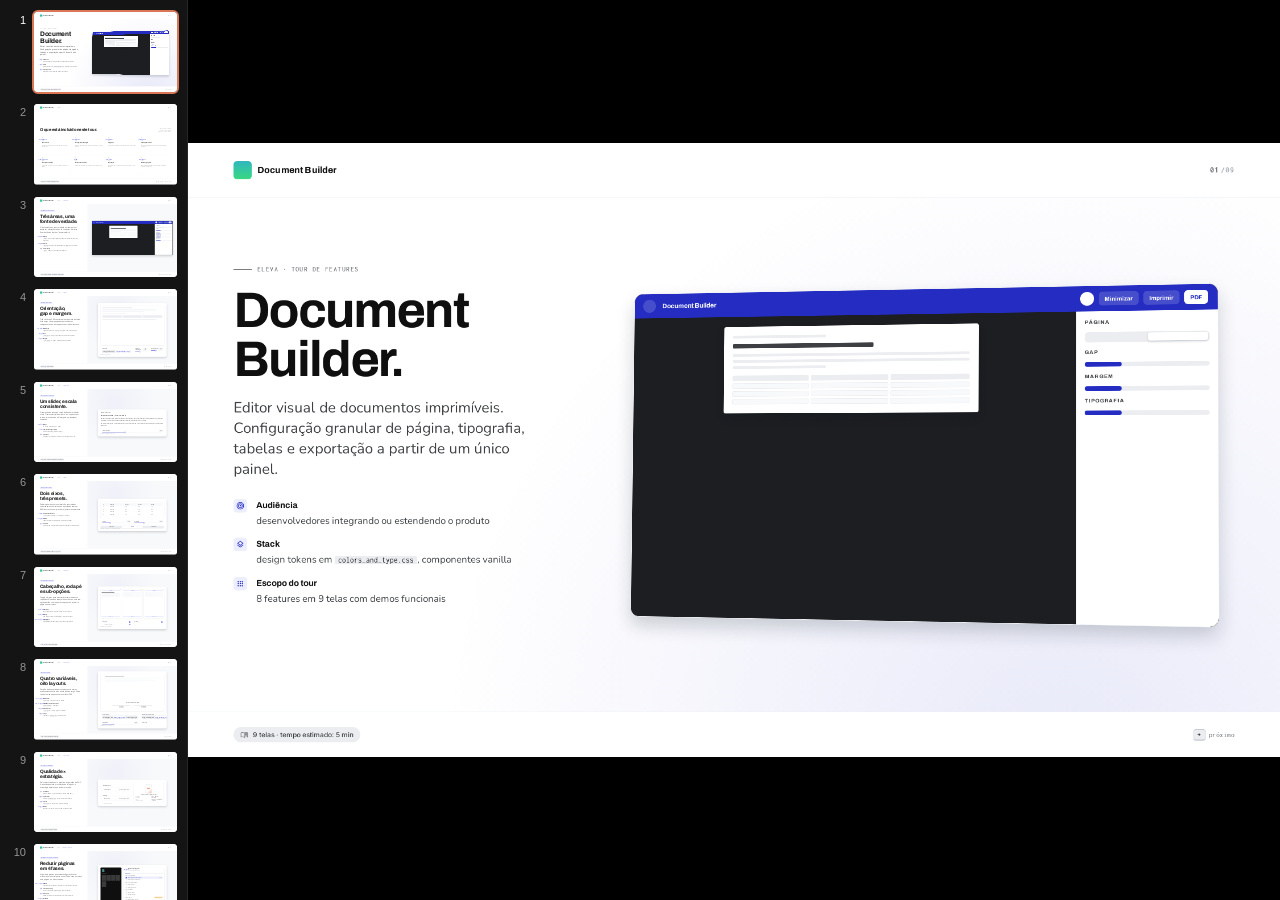
<file: cards/EFC-6325/document-builder-design/Tour - Document Builder.html>
<!doctype html>
<html lang="pt-BR">
<head>
<meta charset="utf-8" />
<title>Tour — Document Builder</title>
<link rel="stylesheet" href="eleva/colors_and_type.css" />
<link rel="stylesheet" href="https://fonts.googleapis.com/css2?family=Material+Symbols+Outlined:opsz,wght,FILL,GRAD@24,400,0,0" />
<style>
  * { box-sizing: border-box; }
  html, body { margin: 0; height: 100%; background: #0F0F10; }
  body { font-family: var(--font-body-family); color: var(--color-neutral-dark3); }

  deck-stage { --bg: #0F0F10; }

  /* ────────────────────────────────────────────────────────────────
     Slide chrome (shared)
     ──────────────────────────────────────────────────────────────── */
  .slide {
    width: 1920px; height: 1080px;
    background: var(--color-neutral-light3);
    display: grid;
    grid-template-rows: 96px 1fr 80px;
    overflow: hidden;
    position: relative;
  }

  .slide-head {
    display: flex; align-items: center; justify-content: space-between;
    padding: 0 80px;
    border-bottom: 1px solid var(--color-neutral-light2);
    background: var(--color-white);
  }
  .slide-head .left {
    display: flex; align-items: center; gap: 16px;
  }
  .slide-head .brand {
    display: flex; align-items: center; gap: 10px;
    font-family: var(--font-display-family); font-weight: 700;
    font-size: 16px; color: var(--color-neutral-dark3);
    letter-spacing: 0.01em;
  }
  .slide-head .brand .mark {
    width: 32px; height: 32px; border-radius: 6px;
    background: var(--brand-gradient);
  }
  .slide-head .crumb {
    font-family: var(--font-mono-family); font-weight: 500;
    font-size: 13px; color: var(--color-neutral-dark1);
    letter-spacing: 0.04em;
  }
  .slide-head .crumb .sep { color: var(--color-neutral); margin: 0 8px; }
  .slide-head .crumb .feature { color: var(--color-primary); }

  .slide-head .num {
    font-family: var(--font-mono-family); font-weight: 700;
    font-size: 14px; color: var(--color-neutral-dark1);
    letter-spacing: 0.06em;
  }
  .slide-head .num .total { color: var(--color-neutral); margin-left: 4px; }

  .slide-foot {
    display: flex; align-items: center; justify-content: space-between;
    padding: 0 80px;
    border-top: 1px solid var(--color-neutral-light2);
    background: var(--color-white);
    font-family: var(--font-mono-family); font-size: 12px;
    color: var(--color-neutral-dark1);
    letter-spacing: 0.04em;
  }
  .slide-foot .tag {
    display: inline-flex; align-items: center; gap: 8px;
    font-family: var(--font-ui-family); font-weight: 500; font-size: 12px;
    color: var(--color-neutral-dark2);
    background: var(--color-neutral-light2);
    border-radius: 999px;
    padding: 6px 12px;
    letter-spacing: 0;
  }
  .slide-foot .tag .material-symbols-outlined { font-size: 14px; color: var(--color-neutral-dark1); }
  .slide-foot .hint {
    display: inline-flex; align-items: center; gap: 6px;
    color: var(--color-neutral-dark1);
  }
  .slide-foot .hint kbd {
    font-family: var(--font-mono-family); font-weight: 700; font-size: 11px;
    background: var(--color-neutral-light2);
    color: var(--color-neutral-dark2);
    padding: 3px 6px; border-radius: 4px;
    border: 1px solid var(--color-neutral-light1);
    border-bottom-width: 2px;
  }

  /* ────────────────────────────────────────────────────────────────
     Split layout (default for most slides)
     ──────────────────────────────────────────────────────────────── */
  .slide-body {
    display: grid;
    grid-template-columns: 720px 1fr;
    align-items: stretch;
  }

  .info {
    padding: 80px 80px 56px 80px;
    display: flex; flex-direction: column; gap: 24px;
    background: var(--color-white);
    border-right: 1px solid var(--color-neutral-light2);
  }
  .info .section-badge {
    display: inline-flex; align-items: center; gap: 8px;
    align-self: flex-start;
    font-family: var(--font-mono-family); font-weight: 700;
    font-size: 12px; letter-spacing: 0.12em; text-transform: uppercase;
    color: var(--color-primary);
    background: var(--color-primary-light3);
    border-radius: 4px;
    padding: 6px 10px;
  }
  .info h1 {
    margin: 0;
    font-family: var(--font-display-family); font-weight: 700;
    font-size: 64px; line-height: 1.05;
    color: var(--color-neutral-dark3);
    letter-spacing: -0.02em;
    text-wrap: balance;
  }
  .info .lede {
    margin: 0;
    font-family: var(--font-body-family); font-weight: 400;
    font-size: 24px; line-height: 34px;
    color: var(--color-neutral-dark2);
    max-width: 580px;
  }
  .info .meta-list {
    margin-top: 8px;
    display: grid; gap: 14px;
  }
  .info .meta {
    display: grid; grid-template-columns: 24px 1fr; gap: 16px;
    align-items: start;
  }
  .info .meta .ico {
    width: 24px; height: 24px; border-radius: 6px;
    background: var(--color-primary-light3);
    color: var(--color-primary);
    display: inline-flex; align-items: center; justify-content: center;
    margin-top: 2px;
  }
  .info .meta .ico .material-symbols-outlined { font-size: 16px; }
  .info .meta .txt {
    font-family: var(--font-body-family); font-size: 17px; line-height: 26px;
    color: var(--color-neutral-dark2);
  }
  .info .meta .txt strong {
    display: block;
    font-family: var(--font-display-family); font-weight: 700;
    font-size: 15px; color: var(--color-neutral-dark3);
    margin-bottom: 2px;
  }
  .info .meta .txt code {
    font-family: var(--font-mono-family); font-size: 13px;
    background: var(--color-neutral-light2);
    color: var(--color-neutral-dark3);
    padding: 1px 6px; border-radius: 3px;
  }

  .demo {
    padding: 64px 80px;
    display: flex; align-items: center; justify-content: center;
    background:
      radial-gradient(circle at 30% 20%, rgba(36,44,194,0.04), transparent 50%),
      var(--color-neutral-light3);
    position: relative;
  }
  .demo-frame {
    width: 100%; max-width: 920px;
    background: var(--color-white);
    border-radius: 16px;
    border: 1px solid var(--color-neutral-light2);
    box-shadow: var(--shadow-down-xlarge);
    overflow: hidden;
    position: relative;
  }
  .demo-cap {
    position: absolute;
    bottom: 24px; left: 24px;
    font-family: var(--font-mono-family); font-weight: 500;
    font-size: 12px; color: var(--color-neutral-dark1);
    letter-spacing: 0.04em;
  }
  .demo-cap .dot {
    width: 6px; height: 6px; border-radius: 999px;
    background: var(--color-tertiary);
    display: inline-block;
    margin-right: 8px;
    transform: translateY(-1px);
    animation: dotPulse 1.6s ease-in-out infinite;
  }
  @keyframes dotPulse {
    0%, 100% { opacity: 1; }
    50% { opacity: 0.35; }
  }

  /* ────────────────────────────────────────────────────────────────
     Slide 01 — Cover (different layout)
     ──────────────────────────────────────────────────────────────── */
  .cover-body {
    display: grid;
    grid-template-columns: 720px 1fr;
    background:
      radial-gradient(circle at 80% 110%, rgba(36,44,194,0.10), transparent 60%),
      var(--color-white);
  }
  .cover-body .info { background: transparent; border-right: 0; padding-top: 120px; }
  .cover-body .info h1 { font-size: 88px; line-height: 0.98; letter-spacing: -0.03em; }
  .cover-body .info .lede { font-size: 26px; line-height: 36px; max-width: 540px; }
  .cover-body .info .product {
    font-family: var(--font-mono-family); font-weight: 500;
    font-size: 12px; letter-spacing: 0.12em; text-transform: uppercase;
    color: var(--color-neutral-dark1);
    display: flex; align-items: center; gap: 10px;
  }
  .cover-body .info .product::before {
    content: ""; width: 32px; height: 1px; background: var(--color-neutral-dark1);
  }

  .cover-mock-wrap {
    display: flex; align-items: center; justify-content: center;
    padding: 80px 80px 80px 0;
  }
  .cover-mock {
    width: 100%; max-width: 1040px;
    border-radius: 16px;
    overflow: hidden;
    box-shadow: var(--shadow-down-xlarge);
    border: 1px solid var(--color-neutral-light2);
    background: #2A2D33;
    transform: perspective(2200px) rotateY(-8deg) rotateX(2deg);
    transform-origin: center center;
  }

  /* shared mini-mock styles used in cover + overview demos */
  .mini-app {
    width: 100%;
    aspect-ratio: 16 / 9;
    background: #2A2D33;
    display: grid;
    grid-template-rows: 44px 1fr;
    position: relative;
    overflow: hidden;
  }
  .mini-topbar {
    background: var(--color-primary);
    display: flex; align-items: center; justify-content: space-between;
    padding: 0 16px;
  }
  .mini-topbar .left, .mini-topbar .right { display: flex; align-items: center; gap: 8px; }
  .mini-topbar .iconbtn {
    width: 24px; height: 24px; border-radius: 999px;
    background: rgba(255,255,255,0.16);
  }
  .mini-topbar .iconbtn.active { background: #fff; }
  .mini-topbar .name {
    font-family: var(--font-display-family); font-weight: 700;
    font-size: 12px; color: #fff; margin-left: 4px;
  }
  .mini-topbar .pill {
    height: 24px; border-radius: 6px;
    background: #fff;
    padding: 0 10px;
    display: inline-flex; align-items: center; gap: 6px;
    font-family: var(--font-display-family); font-weight: 700; font-size: 10px;
    color: var(--color-primary);
  }
  .mini-topbar .pill.ghost { background: rgba(255,255,255,0.16); color: #fff; }
  .mini-body {
    display: grid; grid-template-columns: 1fr 240px;
    background:
      linear-gradient(rgba(15,15,16,0.5), rgba(15,15,16,0.5)),
      #2A2D33;
  }
  .mini-doc-wrap {
    display: flex; align-items: flex-start; justify-content: center;
    padding: 18px;
  }
  .mini-doc {
    width: 100%; max-width: 460px;
    background: #fff; border-radius: 4px;
    box-shadow: var(--shadow-down-large);
    padding: 16px;
    display: flex; flex-direction: column; gap: 6px;
  }
  .mini-doc .ln {
    height: 5px; border-radius: 2px;
    background: var(--color-neutral-light2);
  }
  .mini-doc .ln.short { width: 40%; }
  .mini-doc .ln.title { height: 8px; background: var(--color-neutral-dark2); width: 60%; margin: 4px 0; }
  .mini-doc .grid-mini {
    display: grid; grid-template-columns: 1fr 1fr 1fr;
    gap: 4px; margin-top: 6px;
  }
  .mini-doc .grid-mini .cell {
    height: 10px; background: var(--color-neutral-light3);
    border: 1px solid var(--color-neutral-light2);
    border-radius: 2px;
  }
  .mini-doc .grid-mini .cell.h { background: var(--color-neutral-light2); }

  .mini-panel {
    background: #fff;
    border-left: 1px solid var(--color-neutral-light2);
    padding: 14px;
    display: flex; flex-direction: column; gap: 12px;
  }
  .mini-panel .lbl {
    font-family: var(--font-display-family); font-weight: 700;
    font-size: 9px; letter-spacing: 0.1em; text-transform: uppercase;
    color: var(--color-neutral-dark2);
  }
  .mini-panel .row {
    height: 8px; background: var(--color-neutral-light2);
    border-radius: 999px;
    position: relative;
  }
  .mini-panel .row::before {
    content: ""; position: absolute; left: 0; top: 0;
    height: 100%; width: 30%; background: var(--color-primary);
    border-radius: 999px;
  }
  .mini-panel .seg-mini {
    height: 18px; border-radius: 6px; background: var(--color-neutral-light2);
    display: grid; grid-template-columns: 1fr 1fr;
  }
  .mini-panel .seg-mini .on {
    background: #fff;
    border-radius: 4px;
    box-shadow: var(--shadow-down-small);
    margin: 2px;
  }

  /* ────────────────────────────────────────────────────────────────
     Demo: Configuração de página (orient + gap + margin)
     ──────────────────────────────────────────────────────────────── */
  .demo-config { padding: 32px; display: grid; gap: 24px; }
  .demo-config .doc-preview {
    aspect-ratio: 1.6;
    background: var(--color-white);
    border: 1px solid var(--color-neutral-light2);
    border-radius: 8px;
    padding: var(--doc-margin, 24px);
    display: flex; flex-direction: column;
    gap: var(--doc-gap, 18px);
    transition: padding var(--motion-moderate-2), gap var(--motion-moderate-2),
                aspect-ratio var(--motion-slow-1);
    box-shadow: var(--shadow-down-small);
  }
  .demo-config .doc-preview[data-orient="retrato"] { aspect-ratio: 0.7; }
  .demo-config .doc-preview .block {
    background: var(--color-neutral-light2);
    border-radius: 4px;
  }
  .demo-config .doc-preview .block.h { height: 14px; width: 50%; }
  .demo-config .doc-preview .block.row {
    display: grid; grid-template-columns: 1fr 1fr 1fr; gap: 8px;
    background: transparent;
  }
  .demo-config .doc-preview .block.row .cell {
    background: var(--color-neutral-light2);
    border-radius: 4px;
    height: 32px;
  }
  .demo-config .doc-preview .block.text {
    height: 8px;
  }
  .demo-config .doc-preview .block.text.long { width: 90%; }
  .demo-config .doc-preview .block.text.mid  { width: 70%; }
  .demo-config .doc-preview .block.text.short { width: 40%; }
  .demo-config .controls {
    display: grid; grid-template-columns: 1fr 1fr 1fr; gap: 16px;
  }

  /* Reusable demo control card */
  .ctrl {
    background: var(--color-white);
    border: 1px solid var(--color-neutral-light2);
    border-radius: 12px;
    padding: 16px 20px;
    display: flex; flex-direction: column; gap: 10px;
  }
  .ctrl .lbl {
    font-family: var(--font-ui-family); font-weight: 500;
    font-size: 12px; color: var(--color-neutral-dark3);
  }
  .ctrl .val {
    font-family: var(--font-mono-family); font-weight: 500;
    font-size: 12px; color: var(--color-neutral-dark3);
    background: var(--color-neutral-light2);
    padding: 4px 8px; border-radius: 4px;
    min-width: 44px; text-align: center;
  }
  .ctrl .row { display: flex; align-items: center; justify-content: space-between; gap: 12px; }

  .seg {
    display: grid; grid-template-columns: 1fr 1fr; gap: 4px;
    padding: 4px; background: var(--color-neutral-light2);
    border-radius: 10px;
  }
  .seg button {
    border: 0; background: transparent; cursor: pointer;
    padding: 8px 10px; border-radius: 8px;
    font-family: var(--font-display-family); font-weight: 700; font-size: 12px;
    color: var(--color-neutral-dark2);
    display: inline-flex; align-items: center; justify-content: center; gap: 6px;
    transition: background var(--motion-moderate-1), color var(--motion-moderate-1), box-shadow var(--motion-moderate-1);
  }
  .seg button.on {
    background: #fff; color: var(--color-primary);
    box-shadow: var(--shadow-down-small);
  }
  .seg button .material-symbols-outlined { font-size: 16px; }
  .seg.three { grid-template-columns: 1fr 1fr 1fr; }
  .seg.icons button { padding: 8px; }

  /* Slider */
  .slider {
    -webkit-appearance: none; appearance: none;
    width: 100%; height: 4px; background: transparent;
    margin: 0; padding: 0;
  }
  .slider::-webkit-slider-runnable-track {
    height: 4px; border-radius: 999px;
    background: linear-gradient(to right, var(--color-primary) var(--pct, 50%), var(--color-neutral-light2) var(--pct, 50%));
  }
  .slider::-webkit-slider-thumb {
    -webkit-appearance: none; appearance: none;
    width: 18px; height: 18px; border-radius: 50%;
    background: #fff; border: 2px solid var(--color-primary);
    box-shadow: var(--shadow-down-small);
    margin-top: -7px; cursor: pointer;
  }
  .slider:focus { outline: none; }
  .slider:focus::-webkit-slider-thumb { box-shadow: var(--shadow-focus); }

  /* ────────────────────────────────────────────────────────────────
     Typography demo
     ──────────────────────────────────────────────────────────────── */
  .demo-typo .doc-preview {
    aspect-ratio: 1.4;
    background: #fff;
    border: 1px solid var(--color-neutral-light2);
    border-radius: 8px;
    padding: 36px 44px;
    color: var(--color-neutral-dark3);
    font-family: var(--font-body-family);
    font-size: var(--typo-size, 14px);
    line-height: 1.55;
    box-shadow: var(--shadow-down-small);
  }
  .demo-typo h3 {
    margin: 0 0 12px;
    font-family: var(--font-display-family); font-weight: 700;
    font-size: calc(var(--typo-size, 14px) * 1.5); line-height: 1.2;
    letter-spacing: -0.01em;
  }
  .demo-typo .p { margin: 0 0 10px; }
  .demo-typo .p:last-child { margin-bottom: 0; }
  .demo-typo .tagline { color: var(--color-primary); font-weight: 700; font-size: calc(var(--typo-size, 14px) * 0.85); text-transform: uppercase; letter-spacing: 0.08em; margin-bottom: 8px; }

  /* ────────────────────────────────────────────────────────────────
     Table padding demo
     ──────────────────────────────────────────────────────────────── */
  .demo-table .doc-preview {
    background: #fff;
    border: 1px solid var(--color-neutral-light2);
    border-radius: 8px;
    padding: 24px;
    box-shadow: var(--shadow-down-small);
  }
  .demo-table table {
    width: 100%; border-collapse: collapse;
    font-family: var(--font-body-family); font-size: 13px;
    color: var(--color-neutral-dark3);
  }
  .demo-table th, .demo-table td {
    border: 1px solid var(--color-neutral-light2);
    padding: var(--tpad-y, 8px) var(--tpad-x, 12px);
    text-align: left;
    transition: padding var(--motion-moderate-2);
  }
  .demo-table th { background: var(--color-neutral-light3); font-weight: 700; }

  /* ────────────────────────────────────────────────────────────────
     Header / Footer demo
     ──────────────────────────────────────────────────────────────── */
  .demo-headfoot { padding: 32px; display: flex; flex-direction: column; gap: 20px; }
  .demo-headfoot .pages {
    display: grid; grid-template-columns: 1fr 1fr 1fr;
    gap: 16px;
  }
  .demo-headfoot .page {
    aspect-ratio: 0.7;
    background: #fff;
    border: 1px solid var(--color-neutral-light2);
    border-radius: 6px;
    box-shadow: var(--shadow-down-small);
    display: grid;
    grid-template-rows: auto 1fr auto;
    padding: 10px;
    gap: 10px;
    position: relative;
  }
  .demo-headfoot .page::before {
    content: attr(data-num);
    position: absolute; top: 6px; right: 8px;
    font-family: var(--font-mono-family); font-weight: 700; font-size: 9px;
    color: var(--color-neutral-dark1);
  }
  .demo-headfoot .page .header,
  .demo-headfoot .page .footer {
    height: 18px;
    border: 1px dashed var(--color-primary-light2);
    background: var(--color-primary-light3);
    border-radius: 3px;
    display: flex; align-items: center; justify-content: center;
    font-family: var(--font-mono-family); font-weight: 600; font-size: 8px;
    color: var(--color-primary);
    transition: opacity var(--motion-moderate-2), background var(--motion-moderate-2);
  }
  .demo-headfoot .page .footer { font-size: 7px; }
  .demo-headfoot .page.no-header .header { opacity: 0; visibility: hidden; }
  .demo-headfoot .page.no-footer .footer { opacity: 0; visibility: hidden; }
  .demo-headfoot .page .content {
    display: flex; flex-direction: column; gap: 5px;
    padding: 8px 4px;
  }
  .demo-headfoot .page .content .ln {
    height: 4px; background: var(--color-neutral-light2); border-radius: 2px;
  }
  .demo-headfoot .page .content .ln.short { width: 50%; }
  .demo-headfoot .page .content .ln.title { background: var(--color-neutral-dark2); width: 70%; height: 6px; margin-bottom: 4px; }

  .demo-headfoot .controls { display: grid; grid-template-columns: 1fr 1fr; gap: 12px; }
  .check-line {
    display: flex; align-items: center; justify-content: space-between;
    gap: 12px;
    padding: 4px 0;
  }
  .check-line.sub { margin-left: 28px; }
  .check-line .lbl { font-family: var(--font-body-family); font-size: 13px; font-weight: 500; color: var(--color-neutral-dark3); }
  .check-line.sub .lbl { font-size: 12px; color: var(--color-neutral-dark1); font-weight: 400; }
  .cbx {
    width: 18px; height: 18px; border-radius: 4px;
    border: 1.5px solid var(--color-neutral-light1);
    background: #fff; cursor: pointer; flex-shrink: 0;
    display: inline-flex; align-items: center; justify-content: center;
    transition: background var(--motion-fast-2), border-color var(--motion-fast-2);
  }
  .cbx.sm { width: 14px; height: 14px; border-radius: 3px; }
  .cbx.on { background: var(--color-primary); border-color: var(--color-primary); }
  .cbx .material-symbols-outlined { color: #fff; font-size: 13px; font-weight: 700; display: none; }
  .cbx.sm .material-symbols-outlined { font-size: 11px; }
  .cbx.on .material-symbols-outlined { display: inline; }

  /* ────────────────────────────────────────────────────────────────
     Signatures demo
     ──────────────────────────────────────────────────────────────── */
  .demo-sig .doc-preview {
    background: #fff;
    border: 1px solid var(--color-neutral-light2);
    border-radius: 8px;
    padding: 36px 60px;
    box-shadow: var(--shadow-down-small);
    aspect-ratio: 1.7;
    display: flex; flex-direction: column; justify-content: flex-end;
  }
  .demo-sig .doc-preview .ghost-content {
    flex: 1;
    display: flex; flex-direction: column; gap: 6px;
    margin-bottom: 32px;
    opacity: 0.4;
  }
  .demo-sig .doc-preview .ghost-content .ln {
    height: 5px; background: var(--color-neutral-light2); border-radius: 2px;
  }
  .demo-sig .doc-preview .ghost-content .ln:nth-child(1) { width: 35%; height: 8px; background: var(--color-neutral-dark2); margin-bottom: 4px; }
  .demo-sig .doc-preview .ghost-content .ln:nth-child(3) { width: 90%; }
  .demo-sig .doc-preview .ghost-content .ln:nth-child(4) { width: 80%; }
  .demo-sig .doc-preview .ghost-content .ln:nth-child(5) { width: 92%; }
  .demo-sig .doc-preview .ghost-content .ln:nth-child(6) { width: 60%; }
  .sig-date {
    font-family: var(--font-body-family); font-size: 12px; font-weight: 700;
    color: var(--color-neutral-dark3);
    margin-bottom: 28px;
    text-align: var(--sig-date-align, center);
    transition: text-align var(--motion-moderate-1);
  }
  .sig-row { display: flex; gap: var(--sig-gap, 56px); transition: gap var(--motion-moderate-1); justify-content: center; }
  .sig-row.left { justify-content: flex-start; }
  .sig-row.right { justify-content: flex-end; }
  .sig-cell {
    flex: 0 1 240px; text-align: center;
    border-top: 1px solid var(--color-neutral-dark3);
    padding-top: 6px;
  }
  .sig-cell .role { font-family: var(--font-body-family); font-size: 11px; font-weight: 700; color: var(--color-neutral-dark3); margin-bottom: 2px; }
  .sig-cell.no-role .role { display: none; }
  .sig-cell .name { font-family: var(--font-body-family); font-size: 10px; color: var(--color-neutral-dark2); }

  /* ────────────────────────────────────────────────────────────────
     Export demo
     ──────────────────────────────────────────────────────────────── */
  .demo-export {
    padding: 40px;
    display: grid; grid-template-columns: 1fr 1fr; gap: 32px;
    align-items: center;
  }
  .demo-export .ctrl { gap: 14px; }
  .demo-export .select-wrap { position: relative; }
  .demo-export .select-wrap select {
    width: 100%; height: 44px;
    padding: 0 36px 0 14px;
    border-radius: 8px; border: 1px solid var(--color-neutral-light1);
    background: #fff; appearance: none;
    font-family: var(--font-body-family); font-size: 14px;
    color: var(--color-neutral-dark3); cursor: pointer;
  }
  .demo-export .select-wrap select:focus { outline: 0; border-color: var(--color-primary); box-shadow: var(--shadow-focus); }
  .demo-export .select-wrap .material-symbols-outlined {
    position: absolute; right: 12px; top: 50%; transform: translateY(-50%);
    pointer-events: none; color: var(--color-neutral-dark1); font-size: 20px;
  }
  .demo-export .out {
    background: #fff;
    border: 1px solid var(--color-neutral-light2);
    border-radius: 12px;
    padding: 24px;
    display: flex; flex-direction: column; gap: 14px;
    align-items: center;
    box-shadow: var(--shadow-down-small);
  }
  .demo-export .pdfico {
    width: 88px; height: 112px; border-radius: 8px;
    background: linear-gradient(135deg, #fff 60%, var(--color-error-light) 100%);
    border: 1px solid var(--color-neutral-light1);
    display: flex; align-items: center; justify-content: center;
    color: var(--color-error);
    font-family: var(--font-display-family); font-weight: 800;
    font-size: 22px; letter-spacing: 0.04em;
    box-shadow: var(--shadow-down-small);
    position: relative;
  }
  .demo-export .pdfico::before {
    content: ""; position: absolute; top: 0; right: 0;
    width: 22px; height: 22px;
    background:
      linear-gradient(135deg, transparent 50%, var(--color-neutral-light2) 50%);
    border-top-right-radius: 8px;
  }
  .demo-export .out .meta {
    width: 100%;
    display: grid; grid-template-columns: 1fr auto; row-gap: 6px;
    font-family: var(--font-mono-family); font-size: 12px;
  }
  .demo-export .out .meta .k { color: var(--color-neutral-dark1); }
  .demo-export .out .meta .v { color: var(--color-neutral-dark3); font-weight: 700; }
  .demo-export .out .filename {
    font-family: var(--font-mono-family); font-weight: 700; font-size: 13px;
    color: var(--color-neutral-dark3);
    word-break: break-all; text-align: center;
  }

  /* ────────────────────────────────────────────────────────────────
     Minimize pages demo
     ──────────────────────────────────────────────────────────────── */
  .demo-minimize {
    padding: 32px;
    display: grid; grid-template-columns: 280px 1fr; gap: 28px;
    align-items: stretch;
  }
  .demo-minimize .pagestrip {
    background: var(--color-neutral-dark3);
    border-radius: 12px;
    padding: 20px;
    display: flex; flex-direction: column; gap: 14px;
    color: #fff;
  }
  .demo-minimize .pagestrip .num {
    font-family: var(--font-display-family); font-weight: 800; font-size: 56px; line-height: 1;
    letter-spacing: -0.02em;
    transition: color var(--motion-moderate-1);
  }
  .demo-minimize .pagestrip .num.flash { color: var(--color-tertiary-light1); }
  .demo-minimize .pagestrip .num-lbl {
    font-family: var(--font-ui-family); font-weight: 500; font-size: 11px;
    color: rgba(255,255,255,0.55);
    letter-spacing: 0.1em; text-transform: uppercase;
    margin-top: -4px;
  }
  .demo-minimize .pagestrip .dots {
    flex: 1;
    display: grid; grid-template-columns: 1fr 1fr 1fr 1fr;
    gap: 6px;
    align-content: start;
  }
  .demo-minimize .pagestrip .pdot {
    width: 100%; aspect-ratio: 0.7;
    background: rgba(255,255,255,0.18);
    border: 1px solid rgba(255,255,255,0.22);
    border-radius: 2px;
    transform-origin: top center;
    transition: opacity var(--motion-slow-1), transform var(--motion-slow-1);
  }
  .demo-minimize .pagestrip .pdot.gone {
    opacity: 0; transform: translateY(-4px) scale(0.7);
  }

  .demo-minimize .modal {
    background: var(--color-white);
    border: 1px solid var(--color-neutral-light2);
    border-radius: 12px;
    box-shadow: var(--shadow-down-large);
    display: flex; flex-direction: column;
    overflow: hidden;
  }
  .demo-minimize .modal-head {
    display: flex; align-items: center; gap: 12px;
    padding: 14px 18px;
    border-bottom: 1px solid var(--color-neutral-light2);
  }
  .demo-minimize .modal-head .leadicon {
    width: 32px; height: 32px; border-radius: 8px;
    background: var(--color-primary-light3); color: var(--color-primary);
    display: inline-flex; align-items: center; justify-content: center;
    flex-shrink: 0;
  }
  .demo-minimize .modal-head .leadicon .material-symbols-outlined { font-size: 18px; }
  .demo-minimize .modal-head h4 {
    margin: 0;
    font-family: var(--font-display-family); font-weight: 700;
    font-size: 14px; color: var(--color-neutral-dark3);
  }
  .demo-minimize .modal-head h4 .sub {
    display: block;
    font-family: var(--font-body-family); font-weight: 400;
    font-size: 11px; color: var(--color-neutral-dark1);
    margin-top: 2px;
  }
  .demo-minimize .modal-progress {
    padding: 14px 18px 12px;
    display: flex; align-items: center; gap: 12px;
  }
  .demo-minimize .bar {
    flex: 1; height: 6px; border-radius: 999px; background: var(--color-neutral-light2); overflow: hidden;
  }
  .demo-minimize .bar-fill {
    height: 100%; width: 0; background: var(--color-primary);
    border-radius: 999px;
    transition: width var(--motion-slow-1);
  }
  .demo-minimize .ptext {
    font-family: var(--font-mono-family); font-weight: 500;
    font-size: 11px; color: var(--color-neutral-dark2);
  }
  .demo-minimize .phases {
    padding: 0 18px 16px;
    overflow-y: auto;
    flex: 1; min-height: 0;
  }
  .demo-minimize .phase + .phase { margin-top: 12px; }
  .demo-minimize .phase-head {
    display: flex; align-items: center; gap: 6px; margin-bottom: 6px;
  }
  .demo-minimize .phase-num {
    font-family: var(--font-mono-family); font-weight: 700; font-size: 9px;
    color: var(--color-neutral-dark1);
    background: var(--color-neutral-light2);
    border-radius: 3px; padding: 3px 5px;
  }
  .demo-minimize .phase-name {
    font-family: var(--font-display-family); font-weight: 700;
    font-size: 10px; letter-spacing: 0.08em; text-transform: uppercase;
    color: var(--color-neutral-dark2);
  }
  .demo-minimize .phase-warning {
    margin-left: auto;
    display: inline-flex; align-items: center; gap: 4px;
    font-family: var(--font-body-family); font-weight: 600; font-size: 9px;
    color: var(--color-warning-dark);
    background: var(--color-warning-light);
    border-radius: 999px;
    padding: 2px 6px;
  }
  .demo-minimize .phase-warning .material-symbols-outlined { font-size: 11px; }
  .demo-minimize .step {
    display: flex; align-items: center; gap: 10px;
    padding: 7px 10px; border-radius: 8px;
  }
  .demo-minimize .step .ico {
    width: 18px; height: 18px; border-radius: 999px;
    display: inline-flex; align-items: center; justify-content: center;
    background: var(--color-neutral-light2);
    color: var(--color-neutral);
    flex-shrink: 0;
  }
  .demo-minimize .step .ico .material-symbols-outlined { font-size: 13px; }
  .demo-minimize .step .lbl {
    flex: 1; font-family: var(--font-body-family); font-weight: 500; font-size: 12px;
    color: var(--color-neutral-dark2);
  }
  .demo-minimize .step .res {
    font-family: var(--font-mono-family); font-weight: 500; font-size: 10px;
    color: var(--color-neutral-dark1);
  }
  .demo-minimize .step.active {
    background: var(--color-primary-light3);
  }
  .demo-minimize .step.active .ico { background: var(--color-primary); color: #fff; }
  .demo-minimize .step.active .lbl { color: var(--color-primary-dark1); font-weight: 700; }
  .demo-minimize .step.active .ico .material-symbols-outlined { animation: minSpin 1.2s linear infinite; }
  @keyframes minSpin { from { transform: rotate(0); } to { transform: rotate(360deg); } }
  .demo-minimize .step.reduced .ico { background: #28975A; color: #fff; }
  .demo-minimize .step.reduced .res { color: #28975A; font-weight: 700; }
  .demo-minimize .step.kept .ico { background: var(--color-neutral-light2); color: var(--color-neutral-dark1); }

  /* ────────────────────────────────────────────────────────────────
     Index / agenda slide
     ──────────────────────────────────────────────────────────────── */
  .index-body {
    grid-template-columns: 1fr;
    padding: 80px 80px 56px;
    background: var(--color-white);
  }
  .index-body .top {
    display: grid; grid-template-columns: 1fr auto; gap: 24px;
    align-items: end;
    margin-bottom: 48px;
  }
  .index-body .top h1 {
    margin: 0;
    font-family: var(--font-display-family); font-weight: 700;
    font-size: 56px; line-height: 1.05; letter-spacing: -0.02em;
    color: var(--color-neutral-dark3);
  }
  .index-body .top .stats {
    font-family: var(--font-mono-family); font-weight: 500;
    font-size: 13px; color: var(--color-neutral-dark1);
    text-align: right; letter-spacing: 0.06em;
    display: flex; flex-direction: column; gap: 4px;
  }
  .index-body .top .stats b { color: var(--color-neutral-dark3); font-weight: 700; }
  .index-body .grid {
    display: grid; grid-template-columns: repeat(4, 1fr); gap: 16px;
  }
  .index-body .card {
    background: var(--color-white);
    border: 1px solid var(--color-neutral-light2);
    border-radius: 12px;
    padding: 20px;
    display: flex; flex-direction: column; gap: 12px;
    min-height: 180px;
    transition: border-color var(--motion-moderate-1), box-shadow var(--motion-moderate-1), transform var(--motion-moderate-1);
  }
  .index-body .card:hover {
    border-color: var(--color-primary-light2);
    box-shadow: var(--shadow-down-medium);
    transform: translateY(-2px);
  }
  .index-body .card .ico {
    width: 36px; height: 36px; border-radius: 8px;
    background: var(--color-primary-light3); color: var(--color-primary);
    display: inline-flex; align-items: center; justify-content: center;
  }
  .index-body .card .ico .material-symbols-outlined { font-size: 20px; }
  .index-body .card .step-num {
    font-family: var(--font-mono-family); font-weight: 700; font-size: 11px;
    color: var(--color-neutral-dark1);
    letter-spacing: 0.08em;
    margin-bottom: -4px;
  }
  .index-body .card h3 {
    margin: 0;
    font-family: var(--font-display-family); font-weight: 700;
    font-size: 16px; line-height: 20px;
    color: var(--color-neutral-dark3);
  }
  .index-body .card p {
    margin: 0;
    font-family: var(--font-body-family); font-size: 13px; line-height: 18px;
    color: var(--color-neutral-dark1);
  }

  /* ────────────────────────────────────────────────────────────────
     Overview slide (anatomia da tela)
     ──────────────────────────────────────────────────────────────── */
  .demo-overview {
    padding: 0; align-items: stretch;
    background: var(--color-neutral-light3);
  }
  .demo-overview-inner {
    width: 100%; max-width: none;
    display: flex; align-items: center; justify-content: center;
    padding: 56px;
    position: relative;
  }
  .demo-overview .mini-app-large {
    width: 100%;
    border-radius: 12px; overflow: hidden;
    box-shadow: var(--shadow-down-xlarge);
    border: 1px solid var(--color-neutral-light2);
  }
  .demo-overview .annot {
    position: absolute;
    display: flex; align-items: center; gap: 8px;
    font-family: var(--font-mono-family); font-weight: 700; font-size: 11px;
    color: var(--color-primary);
    background: #fff;
    border: 1px solid var(--color-primary-light2);
    border-radius: 4px;
    padding: 4px 8px;
    box-shadow: var(--shadow-down-small);
    letter-spacing: 0.04em;
    z-index: 2;
  }
  .demo-overview .annot::after {
    content: ""; position: absolute;
    background: var(--color-primary-light2);
  }
  .demo-overview .annot.topbar  { top: 80px;  left: 90px; }
  .demo-overview .annot.canvas  { top: 320px; left: 90px; }
  .demo-overview .annot.panel   { top: 360px; right: 90px; }
  .demo-overview .annot.actions { bottom: 240px; right: 90px; }
</style>
</head>
<body>

<deck-stage>

<!-- ───────────────────────── 01 — Cover ───────────────────────── -->
<section class="slide" data-screen-label="01 Cover">
  <header class="slide-head">
    <div class="left">
      <div class="brand"><span class="mark"></span> Document Builder</div>
    </div>
    <div class="num">01<span class="total">/09</span></div>
  </header>

  <div class="slide-body cover-body">
    <div class="info">
      <div class="product">Eleva · Tour de features</div>
      <h1>Document Builder.</h1>
      <p class="lede">
        Editor visual de documentos imprimíveis. Configuração granular de página,
        tipografia, tabelas e exportação a partir de um único painel.
      </p>
      <div class="meta-list">
        <div class="meta">
          <span class="ico"><span class="material-symbols-outlined">target</span></span>
          <span class="txt"><strong>Audiência</strong>desenvolvedores integrando ou estendendo o produto</span>
        </div>
        <div class="meta">
          <span class="ico"><span class="material-symbols-outlined">layers</span></span>
          <span class="txt"><strong>Stack</strong>design tokens em <code>colors_and_type.css</code>, componentes vanilla</span>
        </div>
        <div class="meta">
          <span class="ico"><span class="material-symbols-outlined">apps</span></span>
          <span class="txt"><strong>Escopo do tour</strong>8 features em 9 telas com demos funcionais</span>
        </div>
      </div>
    </div>

    <div class="cover-mock-wrap">
      <div class="cover-mock">
        <div class="mini-app">
          <div class="mini-topbar">
            <div class="left">
              <span class="iconbtn"></span>
              <span class="name">Document Builder</span>
            </div>
            <div class="right">
              <span class="iconbtn active"></span>
              <span class="pill ghost">Minimizar</span>
              <span class="pill ghost">Imprimir</span>
              <span class="pill">PDF</span>
            </div>
          </div>
          <div class="mini-body">
            <div class="mini-doc-wrap">
              <div class="mini-doc">
                <div class="ln short"></div>
                <div class="ln title"></div>
                <div class="ln"></div>
                <div class="ln"></div>
                <div class="ln short"></div>
                <div class="grid-mini">
                  <div class="cell h"></div><div class="cell h"></div><div class="cell h"></div>
                  <div class="cell"></div><div class="cell"></div><div class="cell"></div>
                  <div class="cell"></div><div class="cell"></div><div class="cell"></div>
                  <div class="cell"></div><div class="cell"></div><div class="cell"></div>
                </div>
              </div>
            </div>
            <div class="mini-panel">
              <div class="lbl">Página</div>
              <div class="seg-mini"><div></div><div class="on"></div></div>
              <div class="lbl">Gap</div>
              <div class="row"></div>
              <div class="lbl">Margem</div>
              <div class="row"></div>
              <div class="lbl">Tipografia</div>
              <div class="row"></div>
            </div>
          </div>
        </div>
      </div>
    </div>
  </div>

  <footer class="slide-foot">
    <span class="tag"><span class="material-symbols-outlined">menu_book</span>9 telas · tempo estimado: 5 min</span>
    <span class="hint"><kbd>→</kbd> próximo</span>
  </footer>
</section>

<!-- ───────────────────────── 02 — Index ───────────────────────── -->
<section class="slide" data-screen-label="02 Index">
  <header class="slide-head">
    <div class="left">
      <div class="brand"><span class="mark"></span> Document Builder</div>
      <span class="crumb"><span class="sep">/</span> agenda</span>
    </div>
    <div class="num">02<span class="total">/09</span></div>
  </header>

  <div class="slide-body index-body">
    <div class="top">
      <h1>O que está incluído neste tour.</h1>
      <div class="stats">
        <div><b>8</b> features cobertas</div>
        <div><b>7</b> demos interativas</div>
        <div><b>1</b> design system (Eleva)</div>
      </div>
    </div>

    <div class="grid">
      <div class="card">
        <div class="step-num">03</div>
        <span class="ico"><span class="material-symbols-outlined">dashboard</span></span>
        <h3>Editor visual</h3>
        <p>Anatomia da tela: topbar, canvas de documento e painel de configuração.</p>
      </div>
      <div class="card">
        <div class="step-num">04</div>
        <span class="ico"><span class="material-symbols-outlined">description</span></span>
        <h3>Configuração de página</h3>
        <p>Orientação retrato/paisagem, gap entre componentes e margem da folha.</p>
      </div>
      <div class="card">
        <div class="step-num">05</div>
        <span class="ico"><span class="material-symbols-outlined">text_fields</span></span>
        <h3>Tipografia</h3>
        <p>Tamanho de fonte aplicado a todo o documento via variável CSS.</p>
      </div>
      <div class="card">
        <div class="step-num">06</div>
        <span class="ico"><span class="material-symbols-outlined">table_chart</span></span>
        <h3>Padding de células</h3>
        <p>Dois eixos independentes mais presets compacto / padrão / confortável.</p>
      </div>
      <div class="card">
        <div class="step-num">07</div>
        <span class="ico"><span class="material-symbols-outlined">view_agenda</span></span>
        <h3>Cabeçalho e rodapé</h3>
        <p>Toggles com sub-opção "em todas as páginas" e preview por página.</p>
      </div>
      <div class="card">
        <div class="step-num">08</div>
        <span class="ico"><span class="material-symbols-outlined">draw</span></span>
        <h3>Bloco de assinaturas</h3>
        <p>Posição de data, alinhamento, espaçamento e exibição do cargo.</p>
      </div>
      <div class="card">
        <div class="step-num">09</div>
        <span class="ico"><span class="material-symbols-outlined">file_save</span></span>
        <h3>Exportação</h3>
        <p>Qualidade do PDF e estratégia de renderização (CSS / Canvas / híbrido).</p>
      </div>
      <div class="card">
        <div class="step-num">10</div>
        <span class="ico"><span class="material-symbols-outlined">compress</span></span>
        <h3>Minimizar páginas</h3>
        <p>Otimização automática em fases com estados executando / concluído / sem redução.</p>
      </div>
    </div>
  </div>

  <footer class="slide-foot">
    <span class="tag"><span class="material-symbols-outlined">grid_view</span>cards são apenas guia visual</span>
    <span class="hint"><kbd>←</kbd> <kbd>→</kbd> navegar · <kbd>F</kbd> tela cheia</span>
  </footer>
</section>

<!-- ───────────────────────── 03 — Editor visual (overview) ───────────────────────── -->
<section class="slide" data-screen-label="03 Editor visual">
  <header class="slide-head">
    <div class="left">
      <div class="brand"><span class="mark"></span> Document Builder</div>
      <span class="crumb"><span class="sep">/</span> editor <span class="sep">/</span> <span class="feature">anatomia</span></span>
    </div>
    <div class="num">03<span class="total">/09</span></div>
  </header>

  <div class="slide-body">
    <div class="info">
      <div class="section-badge"><span class="material-symbols-outlined" style="font-size:14px;">dashboard</span> Editor visual</div>
      <h1>Três áreas, uma fonte de verdade.</h1>
      <p class="lede">
        O documento ao centro reflete em tempo real qualquer alteração feita
        nos controles à direita. Sem botão de "aplicar" intermediário.
      </p>
      <div class="meta-list">
        <div class="meta">
          <span class="ico"><span class="material-symbols-outlined">view_headline</span></span>
          <span class="txt"><strong>Topbar</strong><code>.topbar</code> · 64px · ações globais (configurar, minimizar, imprimir, exportar)</span>
        </div>
        <div class="meta">
          <span class="ico"><span class="material-symbols-outlined">description</span></span>
          <span class="txt"><strong>Canvas</strong><code>.docstage</code> · documento renderizado em <code>900px</code> max, escalável</span>
        </div>
        <div class="meta">
          <span class="ico"><span class="material-symbols-outlined">tune</span></span>
          <span class="txt"><strong>Painel direito</strong><code>.panel</code> · 360px · seccionado por categoria</span>
        </div>
      </div>
    </div>

    <div class="demo demo-overview">
      <div class="demo-overview-inner">
        <div class="mini-app-large">
          <div class="mini-app" style="aspect-ratio: auto; height: 460px;">
            <div class="mini-topbar">
              <div class="left">
                <span class="iconbtn"></span>
                <span class="name">Document Builder</span>
              </div>
              <div class="right">
                <span class="iconbtn active"></span>
                <span class="pill ghost">Minimizar</span>
                <span class="pill ghost">Imprimir</span>
                <span class="pill">PDF</span>
              </div>
            </div>
            <div class="mini-body">
              <div class="mini-doc-wrap" style="padding: 24px;">
                <div class="mini-doc" style="max-width: 380px; padding: 20px;">
                  <div class="ln short"></div>
                  <div class="ln title"></div>
                  <div class="ln"></div>
                  <div class="ln"></div>
                  <div class="ln short"></div>
                  <div class="grid-mini">
                    <div class="cell h"></div><div class="cell h"></div><div class="cell h"></div>
                    <div class="cell"></div><div class="cell"></div><div class="cell"></div>
                    <div class="cell"></div><div class="cell"></div><div class="cell"></div>
                    <div class="cell"></div><div class="cell"></div><div class="cell"></div>
                  </div>
                </div>
              </div>
              <div class="mini-panel">
                <div class="lbl">Página</div>
                <div class="seg-mini"><div></div><div class="on"></div></div>
                <div class="lbl">Gap</div>
                <div class="row"></div>
                <div class="lbl">Margem</div>
                <div class="row"></div>
                <div class="lbl">Tipografia</div>
                <div class="row"></div>
                <div class="lbl">Tabela</div>
                <div class="row"></div>
              </div>
            </div>
          </div>
        </div>
      </div>
    </div>
  </div>

  <footer class="slide-foot">
    <span class="tag"><span class="material-symbols-outlined">info</span>diagrama estático · interagir nas próximas telas</span>
    <span class="hint"><kbd>→</kbd> Configuração de página</span>
  </footer>
</section>

<!-- ───────────────────────── 04 — Configuração de página ───────────────────────── -->
<section class="slide" data-screen-label="04 Configuração de página">
  <header class="slide-head">
    <div class="left">
      <div class="brand"><span class="mark"></span> Document Builder</div>
      <span class="crumb"><span class="sep">/</span> painel <span class="sep">/</span> <span class="feature">página</span></span>
    </div>
    <div class="num">04<span class="total">/09</span></div>
  </header>

  <div class="slide-body">
    <div class="info">
      <div class="section-badge"><span class="material-symbols-outlined" style="font-size:14px;">description</span> Página</div>
      <h1>Orientação, gap e margem.</h1>
      <p class="lede">
        Três variáveis CSS controlam o esqueleto da folha. Mudanças são
        propagadas para todos os componentes do documento sem reflow custoso.
      </p>
      <div class="meta-list">
        <div class="meta">
          <span class="ico"><span class="material-symbols-outlined">crop_landscape</span></span>
          <span class="txt"><strong>Orientação</strong>segmented control · <code>retrato</code> | <code>paisagem</code> · altera <code>aspect-ratio</code></span>
        </div>
        <div class="meta">
          <span class="ico"><span class="material-symbols-outlined">space_bar</span></span>
          <span class="txt"><strong>Gap</strong><code>--doc-gap</code> · 0 – 48px · espaçamento vertical entre blocos</span>
        </div>
        <div class="meta">
          <span class="ico"><span class="material-symbols-outlined">crop_free</span></span>
          <span class="txt"><strong>Margem</strong><code>--doc-margin</code> · 8 – 48px · padding interno da folha</span>
        </div>
      </div>
    </div>

    <div class="demo">
      <div class="demo-frame demo-config">
        <div class="doc-preview" id="cfgDoc" data-orient="paisagem">
          <div class="block h"></div>
          <div class="block text long"></div>
          <div class="block text mid"></div>
          <div class="block text short"></div>
          <div class="block row">
            <div class="cell"></div><div class="cell"></div><div class="cell"></div>
          </div>
          <div class="block text long"></div>
        </div>
        <div class="controls">
          <div class="ctrl">
            <div class="row"><span class="lbl">Orientação</span></div>
            <div class="seg" id="cfgOrient">
              <button data-val="retrato"><span class="material-symbols-outlined">crop_portrait</span> Retrato</button>
              <button data-val="paisagem" class="on"><span class="material-symbols-outlined">crop_landscape</span> Paisagem</button>
            </div>
          </div>
          <div class="ctrl">
            <div class="row"><span class="lbl">Gap entre componentes</span><span class="val" id="cfgGapVal">18 px</span></div>
            <input type="range" class="slider" min="0" max="48" step="2" value="18" id="cfgGap" style="--pct: 37.5%;" />
          </div>
          <div class="ctrl">
            <div class="row"><span class="lbl">Margem da folha</span><span class="val" id="cfgMargVal">24 px</span></div>
            <input type="range" class="slider" min="8" max="48" step="2" value="24" id="cfgMarg" style="--pct: 40%;" />
          </div>
        </div>
        <div class="demo-cap"><span class="dot"></span>arraste os sliders</div>
      </div>
    </div>
  </div>

  <footer class="slide-foot">
    <span class="tag"><span class="material-symbols-outlined">touch_app</span>demo funcional</span>
    <span class="hint"><kbd>←</kbd> <kbd>→</kbd> navegar</span>
  </footer>
</section>

<!-- ───────────────────────── 05 — Tipografia ───────────────────────── -->
<section class="slide" data-screen-label="05 Tipografia">
  <header class="slide-head">
    <div class="left">
      <div class="brand"><span class="mark"></span> Document Builder</div>
      <span class="crumb"><span class="sep">/</span> painel <span class="sep">/</span> <span class="feature">tipografia</span></span>
    </div>
    <div class="num">05<span class="total">/09</span></div>
  </header>

  <div class="slide-body">
    <div class="info">
      <div class="section-badge"><span class="material-symbols-outlined" style="font-size:14px;">text_fields</span> Tipografia</div>
      <h1>Um slider, escala consistente.</h1>
      <p class="lede">
        O tamanho da fonte do corpo define um modular scale. Títulos
        multiplicam por <code>1.5×</code>, captions por <code>0.85×</code>,
        preservando a hierarquia em qualquer tamanho.
      </p>
      <div class="meta-list">
        <div class="meta">
          <span class="ico"><span class="material-symbols-outlined">format_size</span></span>
          <span class="txt"><strong>Range</strong>8 – 24 px · default 14 px · step 1</span>
        </div>
        <div class="meta">
          <span class="ico"><span class="material-symbols-outlined">stack</span></span>
          <span class="txt"><strong>Famílias do design system</strong><code>Archivo</code> (display) + <code>Nunito</code> (corpo)</span>
        </div>
        <div class="meta">
          <span class="ico"><span class="material-symbols-outlined">tune</span></span>
          <span class="txt"><strong>Aplicação</strong>propaga via <code>--typo-size</code> a todos os textos do documento</span>
        </div>
      </div>
    </div>

    <div class="demo">
      <div class="demo-frame">
        <div style="padding: 32px; display: flex; flex-direction: column; gap: 20px;">
          <div class="doc-preview" id="typoDoc" style="--typo-size: 14px;">
            <div class="tagline">Relatório de notas</div>
            <h3>Período letivo 2024 — Turma 9° Ano A</h3>
            <p class="p">Documento gerado automaticamente pelo Document Builder a partir
            dos dados do sistema acadêmico. As notas são calculadas com base na
            média ponderada das avaliações realizadas durante o período.</p>
            <p class="p">Em caso de divergência, o responsável deve entrar em contato
            com a secretaria em até 30 dias após a emissão deste documento.</p>
          </div>
          <div class="ctrl">
            <div class="row"><span class="lbl">Tamanho da fonte</span><span class="val" id="typoVal">14 px</span></div>
            <input type="range" class="slider" min="8" max="24" step="1" value="14" id="typoSize" style="--pct: 37.5%;" />
          </div>
        </div>
        <div class="demo-cap"><span class="dot"></span>preview tipográfico ao vivo</div>
      </div>
    </div>
  </div>

  <footer class="slide-foot">
    <span class="tag"><span class="material-symbols-outlined">text_fields</span>fontes via Google Fonts + Archivo local</span>
    <span class="hint"><kbd>→</kbd> Padding de células</span>
  </footer>
</section>

<!-- ───────────────────────── 06 — Padding de células ───────────────────────── -->
<section class="slide" data-screen-label="06 Padding de células">
  <header class="slide-head">
    <div class="left">
      <div class="brand"><span class="mark"></span> Document Builder</div>
      <span class="crumb"><span class="sep">/</span> painel <span class="sep">/</span> <span class="feature">tabela</span></span>
    </div>
    <div class="num">06<span class="total">/09</span></div>
  </header>

  <div class="slide-body">
    <div class="info">
      <div class="section-badge"><span class="material-symbols-outlined" style="font-size:14px;">table_chart</span> Tabela</div>
      <h1>Dois eixos, três presets.</h1>
      <p class="lede">
        Padding horizontal e vertical são controlados separadamente. Atalhos
        de densidade cobrem 90% dos casos sem precisar ajustar manualmente.
      </p>
      <div class="meta-list">
        <div class="meta">
          <span class="ico"><span class="material-symbols-outlined">height</span></span>
          <span class="txt"><strong>Eixos independentes</strong><code>--cell-pad-y</code> (2–24px) e <code>--cell-pad-x</code> (2–32px)</span>
        </div>
        <div class="meta">
          <span class="ico"><span class="material-symbols-outlined">view_compact</span></span>
          <span class="txt"><strong>Presets</strong>compacto (4/6) · padrão (8/12) · confortável (14/20)</span>
        </div>
        <div class="meta">
          <span class="ico"><span class="material-symbols-outlined">sync</span></span>
          <span class="txt"><strong>Sincronia</strong>presets ficam ativos automaticamente quando os valores batem</span>
        </div>
      </div>
    </div>

    <div class="demo">
      <div class="demo-frame demo-table">
        <div style="padding: 32px; display: flex; flex-direction: column; gap: 18px;">
          <div class="doc-preview" id="tblDoc" style="--tpad-y: 8px; --tpad-x: 12px;">
            <table>
              <thead><tr><th>#</th><th>Aluno(a)</th><th>Nota 1</th><th>Nota 2</th><th>Média</th></tr></thead>
              <tbody>
                <tr><td>1</td><td>Aluno 01</td><td>7,0</td><td>6,2</td><td>7,1</td></tr>
                <tr><td>2</td><td>Aluno 02</td><td>8,1</td><td>7,3</td><td>8,2</td></tr>
                <tr><td>3</td><td>Aluno 03</td><td>9,2</td><td>8,4</td><td>7,3</td></tr>
                <tr><td>4</td><td>Aluno 04</td><td>7,3</td><td>9,5</td><td>8,4</td></tr>
              </tbody>
            </table>
          </div>
          <div style="display: grid; grid-template-columns: 1fr 1fr; gap: 12px;">
            <div class="ctrl">
              <div class="row"><span class="lbl">Vertical</span><span class="val" id="tblYVal">8 px</span></div>
              <input type="range" class="slider" min="2" max="24" step="1" value="8" id="tblY" style="--pct: 27%;" />
            </div>
            <div class="ctrl">
              <div class="row"><span class="lbl">Horizontal</span><span class="val" id="tblXVal">12 px</span></div>
              <input type="range" class="slider" min="2" max="32" step="1" value="12" id="tblX" style="--pct: 33%;" />
            </div>
          </div>
          <div class="seg three" id="tblPreset">
            <button data-y="4" data-x="6">Compacto</button>
            <button data-y="8" data-x="12" class="on">Padrão</button>
            <button data-y="14" data-x="20">Confortável</button>
          </div>
        </div>
        <div class="demo-cap"><span class="dot"></span>ajuste os sliders ou clique nos presets</div>
      </div>
    </div>
  </div>

  <footer class="slide-foot">
    <span class="tag"><span class="material-symbols-outlined">table_chart</span>aplicado a toda <code style="font-family:var(--font-mono-family);font-size:11px;background:transparent;color:inherit;padding:0;">.docpage table</code></span>
    <span class="hint"><kbd>→</kbd> Cabeçalho e rodapé</span>
  </footer>
</section>

<!-- ───────────────────────── 07 — Cabeçalho / Rodapé ───────────────────────── -->
<section class="slide" data-screen-label="07 Cabeçalho e rodapé">
  <header class="slide-head">
    <div class="left">
      <div class="brand"><span class="mark"></span> Document Builder</div>
      <span class="crumb"><span class="sep">/</span> painel <span class="sep">/</span> <span class="feature">elementos</span></span>
    </div>
    <div class="num">07<span class="total">/09</span></div>
  </header>

  <div class="slide-body">
    <div class="info">
      <div class="section-badge"><span class="material-symbols-outlined" style="font-size:14px;">view_agenda</span> Elementos</div>
      <h1>Cabeçalho, rodapé e sub-opções.</h1>
      <p class="lede">
        Toggle simples para mostrar/ocultar elementos repetidos. Quando o
        cabeçalho está ativo, uma sub-opção decide se ele aparece apenas na
        primeira página ou em todas.
      </p>
      <div class="meta-list">
        <div class="meta">
          <span class="ico"><span class="material-symbols-outlined">flip_to_front</span></span>
          <span class="txt"><strong>Cabeçalho</strong>logo + dados da instituição · <code>@page :first</code> ou todas</span>
        </div>
        <div class="meta">
          <span class="ico"><span class="material-symbols-outlined">flip_to_back</span></span>
          <span class="txt"><strong>Rodapé</strong>numeração e total · <code>counter(page)</code> · sempre em todas</span>
        </div>
        <div class="meta">
          <span class="ico"><span class="material-symbols-outlined">subdirectory_arrow_right</span></span>
          <span class="txt"><strong>Sub-opções</strong>desabilitadas automaticamente quando o pai está off</span>
        </div>
      </div>
    </div>

    <div class="demo">
      <div class="demo-frame demo-headfoot">
        <div class="pages" id="hfPages">
          <div class="page" data-num="01">
            <div class="header">CABEÇALHO</div>
            <div class="content">
              <div class="ln title"></div>
              <div class="ln"></div>
              <div class="ln"></div>
              <div class="ln short"></div>
              <div class="ln"></div>
              <div class="ln"></div>
              <div class="ln short"></div>
            </div>
            <div class="footer">RODAPÉ · 1/3</div>
          </div>
          <div class="page" data-num="02">
            <div class="header">CABEÇALHO</div>
            <div class="content">
              <div class="ln"></div>
              <div class="ln short"></div>
              <div class="ln"></div>
              <div class="ln"></div>
              <div class="ln"></div>
              <div class="ln short"></div>
              <div class="ln"></div>
            </div>
            <div class="footer">RODAPÉ · 2/3</div>
          </div>
          <div class="page" data-num="03">
            <div class="header">CABEÇALHO</div>
            <div class="content">
              <div class="ln"></div>
              <div class="ln"></div>
              <div class="ln short"></div>
              <div class="ln"></div>
              <div class="ln short"></div>
              <div class="ln"></div>
              <div class="ln"></div>
            </div>
            <div class="footer">RODAPÉ · 3/3</div>
          </div>
        </div>

        <div class="controls">
          <div class="ctrl">
            <div class="check-line">
              <span class="lbl">Cabeçalho</span>
              <button class="cbx on" id="hfHeader"><span class="material-symbols-outlined">check</span></button>
            </div>
            <div class="check-line sub">
              <span class="lbl">Em todas as páginas</span>
              <button class="cbx sm on" id="hfHeaderAll"><span class="material-symbols-outlined">check</span></button>
            </div>
          </div>
          <div class="ctrl">
            <div class="check-line">
              <span class="lbl">Rodapé</span>
              <button class="cbx on" id="hfFooter"><span class="material-symbols-outlined">check</span></button>
            </div>
          </div>
        </div>
        <div class="demo-cap"><span class="dot"></span>clique nos checkboxes</div>
      </div>
    </div>
  </div>

  <footer class="slide-foot">
    <span class="tag"><span class="material-symbols-outlined">view_agenda</span>preview multi-página</span>
    <span class="hint"><kbd>→</kbd> Bloco de assinaturas</span>
  </footer>
</section>

<!-- ───────────────────────── 08 — Bloco de assinaturas ───────────────────────── -->
<section class="slide" data-screen-label="08 Bloco de assinaturas">
  <header class="slide-head">
    <div class="left">
      <div class="brand"><span class="mark"></span> Document Builder</div>
      <span class="crumb"><span class="sep">/</span> painel <span class="sep">/</span> <span class="feature">assinaturas</span></span>
    </div>
    <div class="num">08<span class="total">/09</span></div>
  </header>

  <div class="slide-body">
    <div class="info">
      <div class="section-badge"><span class="material-symbols-outlined" style="font-size:14px;">draw</span> Assinaturas</div>
      <h1>Quatro variáveis, oito layouts.</h1>
      <p class="lede">
        Posição da data, alinhamento das assinaturas, espaçamento entre elas
        e exibição do cargo. Cada controle muda apenas uma variável CSS.
      </p>
      <div class="meta-list">
        <div class="meta">
          <span class="ico"><span class="material-symbols-outlined">format_align_center</span></span>
          <span class="txt"><strong>Data e local</strong><code>text-align</code> · esquerda · centro · direita</span>
        </div>
        <div class="meta">
          <span class="ico"><span class="material-symbols-outlined">align_horizontal_center</span></span>
          <span class="txt"><strong>Alinhamento das assinaturas</strong><code>justify-content</code> · 3 posições</span>
        </div>
        <div class="meta">
          <span class="ico"><span class="material-symbols-outlined">space_bar</span></span>
          <span class="txt"><strong>Espaçamento</strong><code>--sig-gap</code> · 8 – 160px · gap entre células</span>
        </div>
        <div class="meta">
          <span class="ico"><span class="material-symbols-outlined">badge</span></span>
          <span class="txt"><strong>Cargo</strong>checkbox · <code>display: none</code> na linha de role</span>
        </div>
      </div>
    </div>

    <div class="demo">
      <div class="demo-frame demo-sig">
        <div style="padding: 32px; display: flex; flex-direction: column; gap: 18px;">
          <div class="doc-preview" id="sigDoc">
            <div class="ghost-content">
              <div class="ln"></div>
              <div class="ln"></div>
              <div class="ln"></div>
              <div class="ln"></div>
              <div class="ln"></div>
              <div class="ln"></div>
            </div>
            <div class="sig-date" id="sigDate">São Paulo, 12 de Maio de 2026</div>
            <div class="sig-row" id="sigRow">
              <div class="sig-cell">
                <div class="role">Diretor(a)</div>
                <div class="name">João da Silva</div>
              </div>
              <div class="sig-cell">
                <div class="role">Secretário(a)</div>
                <div class="name">Maria Oliveira</div>
              </div>
            </div>
          </div>
          <div style="display: grid; grid-template-columns: 1fr 1fr; gap: 12px;">
            <div class="ctrl">
              <span class="lbl">Posição da data</span>
              <div class="seg three icons" id="sigDatePos">
                <button data-val="left" aria-label="Esquerda"><span class="material-symbols-outlined">format_align_left</span></button>
                <button data-val="center" class="on" aria-label="Centro"><span class="material-symbols-outlined">format_align_center</span></button>
                <button data-val="right" aria-label="Direita"><span class="material-symbols-outlined">format_align_right</span></button>
              </div>
            </div>
            <div class="ctrl">
              <span class="lbl">Alinhamento das assinaturas</span>
              <div class="seg three icons" id="sigAlignCtl">
                <button data-val="left" aria-label="Esquerda"><span class="material-symbols-outlined">align_horizontal_left</span></button>
                <button data-val="center" class="on" aria-label="Centro"><span class="material-symbols-outlined">align_horizontal_center</span></button>
                <button data-val="right" aria-label="Direita"><span class="material-symbols-outlined">align_horizontal_right</span></button>
              </div>
            </div>
            <div class="ctrl">
              <div class="row"><span class="lbl">Espaçamento</span><span class="val" id="sigGapVal">56 px</span></div>
              <input type="range" class="slider" min="8" max="160" step="4" value="56" id="sigGapInp" style="--pct: 31.6%;" />
            </div>
            <div class="ctrl">
              <div class="check-line">
                <span class="lbl">Exibir cargo</span>
                <button class="cbx on" id="sigRole"><span class="material-symbols-outlined">check</span></button>
              </div>
            </div>
          </div>
        </div>
        <div class="demo-cap"><span class="dot"></span>combine os 4 controles</div>
      </div>
    </div>
  </div>

  <footer class="slide-foot">
    <span class="tag"><span class="material-symbols-outlined">draw</span>render persistente no documento</span>
    <span class="hint"><kbd>→</kbd> Exportação</span>
  </footer>
</section>

<!-- ───────────────────────── 09 — Exportação ───────────────────────── -->
<section class="slide" data-screen-label="09 Exportação">
  <header class="slide-head">
    <div class="left">
      <div class="brand"><span class="mark"></span> Document Builder</div>
      <span class="crumb"><span class="sep">/</span> painel <span class="sep">/</span> <span class="feature">exportação</span></span>
    </div>
    <div class="num">09<span class="total">/09</span></div>
  </header>

  <div class="slide-body">
    <div class="info">
      <div class="section-badge"><span class="material-symbols-outlined" style="font-size:14px;">file_save</span> Exportação</div>
      <h1>Qualidade × estratégia.</h1>
      <p class="lede">
        Dois selects definem o pipeline de geração do PDF. A qualidade afeta
        a resolução de imagens; a estratégia determina o renderer usado.
      </p>
      <div class="meta-list">
        <div class="meta">
          <span class="ico"><span class="material-symbols-outlined">hd</span></span>
          <span class="txt"><strong>Qualidade</strong><code>padrão</code> (96 DPI) · <code>alta</code> (150 DPI) · <code>máxima</code> (300 DPI)</span>
        </div>
        <div class="meta">
          <span class="ico"><span class="material-symbols-outlined">memory</span></span>
          <span class="txt"><strong>CSS (nativo)</strong>browser <code>window.print()</code> · texto vetorial selecionável</span>
        </div>
        <div class="meta">
          <span class="ico"><span class="material-symbols-outlined">image</span></span>
          <span class="txt"><strong>Canvas</strong><code>html2canvas</code> · pixel-perfect · texto rasterizado</span>
        </div>
        <div class="meta">
          <span class="ico"><span class="material-symbols-outlined">merge_type</span></span>
          <span class="txt"><strong>Híbrido</strong>imagens via canvas, texto via CSS · melhor dos dois</span>
        </div>
      </div>
    </div>

    <div class="demo">
      <div class="demo-frame demo-export">
        <div style="display: flex; flex-direction: column; gap: 16px;">
          <div class="ctrl">
            <span class="lbl">Qualidade do PDF</span>
            <div class="select-wrap">
              <select id="expQual">
                <option value="padrao">Padrão (96 DPI)</option>
                <option value="alta" selected>Alta (150 DPI)</option>
                <option value="maxima">Máxima (300 DPI)</option>
              </select>
              <span class="material-symbols-outlined">expand_more</span>
            </div>
          </div>
          <div class="ctrl">
            <span class="lbl">Estratégia</span>
            <div class="select-wrap">
              <select id="expStrat">
                <option value="css" selected>CSS (nativo)</option>
                <option value="canvas">Canvas</option>
                <option value="hibrido">Híbrido</option>
              </select>
              <span class="material-symbols-outlined">expand_more</span>
            </div>
          </div>
        </div>

        <div class="out">
          <div class="pdfico">PDF</div>
          <div class="filename" id="expFilename">relatorio-notas-150dpi-css.pdf</div>
          <div class="meta">
            <span class="k">Qualidade</span><span class="v" id="expVQual">Alta · 150 DPI</span>
            <span class="k">Estratégia</span><span class="v" id="expVStrat">CSS nativo</span>
            <span class="k">Texto</span><span class="v" id="expVText">Vetorial · selecionável</span>
            <span class="k">Tamanho estimado</span><span class="v" id="expVSize">~ 240 KB</span>
          </div>
        </div>
        <div class="demo-cap" style="left: 60px;"><span class="dot"></span>altere os selects</div>
      </div>
    </div>
  </div>

  <footer class="slide-foot">
    <span class="tag"><span class="material-symbols-outlined">picture_as_pdf</span>geração no cliente</span>
    <span class="hint"><kbd>→</kbd> Minimizar páginas</span>
  </footer>
</section>

<!-- ───────────────────────── 10 — Minimizar páginas ───────────────────────── -->
<section class="slide" data-screen-label="10 Minimizar páginas">
  <header class="slide-head">
    <div class="left">
      <div class="brand"><span class="mark"></span> Document Builder</div>
      <span class="crumb"><span class="sep">/</span> ação <span class="sep">/</span> <span class="feature">minimizar páginas</span></span>
    </div>
    <div class="num">10<span class="total">/09</span></div>
  </header>

  <div class="slide-body">
    <div class="info">
      <div class="section-badge"><span class="material-symbols-outlined" style="font-size:14px;">compress</span> Otimização automática</div>
      <h1>Reduzir páginas em 4 fases.</h1>
      <p class="lede">
        Algoritmo greedy que testa configurações em ordem de menor impacto
        visual. Cada step ou reduz uma página, ou é descartado.
      </p>
      <div class="meta-list">
        <div class="meta">
          <span class="ico"><span class="material-symbols-outlined">format_list_numbered</span></span>
          <span class="txt"><strong>Fases</strong>espaçamento → tabela → margens → fonte (último recurso)</span>
        </div>
        <div class="meta">
          <span class="ico"><span class="material-symbols-outlined">flag</span></span>
          <span class="txt"><strong>Fase com warning</strong>fonte exibe pílula <code>impacto visual</code> antes de aplicar</span>
        </div>
        <div class="meta">
          <span class="ico"><span class="material-symbols-outlined">undo</span></span>
          <span class="txt"><strong>Reversível</strong>botão "Desfazer" restaura todos os valores anteriores</span>
        </div>
        <div class="meta">
          <span class="ico"><span class="material-symbols-outlined">check_circle</span></span>
          <span class="txt"><strong>3 estados</strong><code>running</code> · <code>done</code> (sucesso) · <code>none</code> (sem redução)</span>
        </div>
      </div>
    </div>

    <div class="demo">
      <div class="demo-frame demo-minimize">
        <div class="pagestrip">
          <div>
            <div class="num" id="mNum">7</div>
            <div class="num-lbl">páginas</div>
          </div>
          <div class="dots" id="mDots">
            <div class="pdot"></div><div class="pdot"></div><div class="pdot"></div><div class="pdot"></div>
            <div class="pdot"></div><div class="pdot"></div><div class="pdot"></div><div class="pdot"></div>
          </div>
        </div>

        <div class="modal">
          <div class="modal-head">
            <span class="leadicon"><span class="material-symbols-outlined">compress</span></span>
            <h4>Minimizando páginas…
              <span class="sub" id="mSub">Testando configurações ótimas</span>
            </h4>
          </div>
          <div class="modal-progress">
            <div class="bar"><div class="bar-fill" id="mBarFill" style="width: 0%;"></div></div>
            <div class="ptext"><span id="mStepNow">0</span>/7</div>
          </div>
          <div class="phases" id="mPhases">
            <div class="phase">
              <div class="phase-head">
                <span class="phase-num">FASE 1</span>
                <span class="phase-name">Espaçamento</span>
              </div>
              <div class="step" data-idx="0">
                <span class="ico"><span class="material-symbols-outlined">circle</span></span>
                <span class="lbl">Reduzir gap entre componentes</span>
                <span class="res"></span>
              </div>
              <div class="step" data-idx="1">
                <span class="ico"><span class="material-symbols-outlined">circle</span></span>
                <span class="lbl">Refinar gap entre componentes</span>
                <span class="res"></span>
              </div>
            </div>
            <div class="phase">
              <div class="phase-head">
                <span class="phase-num">FASE 2</span>
                <span class="phase-name">Células da tabela</span>
              </div>
              <div class="step" data-idx="2">
                <span class="ico"><span class="material-symbols-outlined">circle</span></span>
                <span class="lbl">Padding vertical</span>
                <span class="res"></span>
              </div>
              <div class="step" data-idx="3">
                <span class="ico"><span class="material-symbols-outlined">circle</span></span>
                <span class="lbl">Padding horizontal</span>
                <span class="res"></span>
              </div>
            </div>
            <div class="phase">
              <div class="phase-head">
                <span class="phase-num">FASE 3</span>
                <span class="phase-name">Margens</span>
              </div>
              <div class="step" data-idx="4">
                <span class="ico"><span class="material-symbols-outlined">circle</span></span>
                <span class="lbl">Margem vertical</span>
                <span class="res"></span>
              </div>
              <div class="step" data-idx="5">
                <span class="ico"><span class="material-symbols-outlined">circle</span></span>
                <span class="lbl">Margem horizontal</span>
                <span class="res"></span>
              </div>
            </div>
            <div class="phase">
              <div class="phase-head">
                <span class="phase-num">FASE 4</span>
                <span class="phase-name">Fonte</span>
                <span class="phase-warning"><span class="material-symbols-outlined">warning</span>impacto visual</span>
              </div>
              <div class="step" data-idx="6">
                <span class="ico"><span class="material-symbols-outlined">circle</span></span>
                <span class="lbl">Reduzir tamanho da fonte</span>
                <span class="res"></span>
              </div>
            </div>
          </div>
        </div>
        <div class="demo-cap"><span class="dot"></span>simulação em loop</div>
      </div>
    </div>
  </div>

  <footer class="slide-foot">
    <span class="tag"><span class="material-symbols-outlined">replay</span>fim do tour · use <kbd>←</kbd> para revisar</span>
    <span class="hint"><kbd>Home</kbd> voltar ao início</span>
  </footer>
</section>

</deck-stage>

<script src="deck-stage.js"></script>
<script src="tour-demos.js"></script>
</body>
</html>
</file>
<file: cards/EFC-6325/document-builder-design/eleva/colors_and_type.css>
/* =====================================================================
   Eleva Design System — Core tokens
   Brand: Eleva (by Grupo Salta)
   Source: "Gabarito | Design tokens — v02" + "Gabarito | Componentes — v02"
   All $token names below are the OFFICIAL names used in the Figma file.
   ===================================================================== */

/* ---------- Fonts ----------
   Archivo: loaded locally from fonts/ (full family uploaded by user).
   Nunito, Inter, Inconsolata: Google Fonts (not supplied locally).
---------------------------------------------------------------------- */
@import url('https://fonts.googleapis.com/css2?family=Nunito:ital,wght@0,400;0,500;0,600;0,700;0,800;1,400;1,600&family=Inter:wght@400;500;600;700&family=Inconsolata:wght@400;500;700&display=swap');

/* Archivo — normal width, all used weights */
@font-face { font-family: "Archivo"; font-style: normal; font-weight: 400; font-display: swap;
  src: url("fonts/Archivo-Regular.ttf") format("truetype"); }
@font-face { font-family: "Archivo"; font-style: italic; font-weight: 400; font-display: swap;
  src: url("fonts/Archivo-Italic.ttf") format("truetype"); }
@font-face { font-family: "Archivo"; font-style: normal; font-weight: 500; font-display: swap;
  src: url("fonts/Archivo-Medium.ttf") format("truetype"); }
@font-face { font-family: "Archivo"; font-style: italic; font-weight: 500; font-display: swap;
  src: url("fonts/Archivo-MediumItalic.ttf") format("truetype"); }
@font-face { font-family: "Archivo"; font-style: normal; font-weight: 600; font-display: swap;
  src: url("fonts/Archivo-SemiBold.ttf") format("truetype"); }
@font-face { font-family: "Archivo"; font-style: italic; font-weight: 600; font-display: swap;
  src: url("fonts/Archivo-SemiBoldItalic.ttf") format("truetype"); }
@font-face { font-family: "Archivo"; font-style: normal; font-weight: 700; font-display: swap;
  src: url("fonts/Archivo-Bold.ttf") format("truetype"); }
@font-face { font-family: "Archivo"; font-style: italic; font-weight: 700; font-display: swap;
  src: url("fonts/Archivo-BoldItalic.ttf") format("truetype"); }
@font-face { font-family: "Archivo"; font-style: normal; font-weight: 800; font-display: swap;
  src: url("fonts/Archivo-ExtraBold.ttf") format("truetype"); }
@font-face { font-family: "Archivo"; font-style: italic; font-weight: 800; font-display: swap;
  src: url("fonts/Archivo-ExtraBoldItalic.ttf") format("truetype"); }
@font-face { font-family: "Archivo"; font-style: normal; font-weight: 900; font-display: swap;
  src: url("fonts/Archivo-Black.ttf") format("truetype"); }
@font-face { font-family: "Archivo"; font-style: italic; font-weight: 900; font-display: swap;
  src: url("fonts/Archivo-BlackItalic.ttf") format("truetype"); }

/* Archivo Condensed — available for compact display usage */
@font-face { font-family: "Archivo Condensed"; font-style: normal; font-weight: 400; font-display: swap;
  src: url("fonts/Archivo_Condensed-Regular.ttf") format("truetype"); }
@font-face { font-family: "Archivo Condensed"; font-style: normal; font-weight: 500; font-display: swap;
  src: url("fonts/Archivo_Condensed-Medium.ttf") format("truetype"); }
@font-face { font-family: "Archivo Condensed"; font-style: normal; font-weight: 600; font-display: swap;
  src: url("fonts/Archivo_Condensed-SemiBold.ttf") format("truetype"); }
@font-face { font-family: "Archivo Condensed"; font-style: normal; font-weight: 700; font-display: swap;
  src: url("fonts/Archivo_Condensed-Bold.ttf") format("truetype"); }

/* Archivo Expanded — wider cut for special display treatments */
@font-face { font-family: "Archivo Expanded"; font-style: normal; font-weight: 400; font-display: swap;
  src: url("fonts/Archivo_Expanded-Regular.ttf") format("truetype"); }
@font-face { font-family: "Archivo Expanded"; font-style: normal; font-weight: 500; font-display: swap;
  src: url("fonts/Archivo_Expanded-Medium.ttf") format("truetype"); }
@font-face { font-family: "Archivo Expanded"; font-style: normal; font-weight: 600; font-display: swap;
  src: url("fonts/Archivo_Expanded-SemiBold.ttf") format("truetype"); }
@font-face { font-family: "Archivo Expanded"; font-style: normal; font-weight: 700; font-display: swap;
  src: url("fonts/Archivo_Expanded-Bold.ttf") format("truetype"); }

:root {
  /* ====================================================================
     COLORS — Primary (indigo)      $color-primary-*
     ==================================================================== */
  --color-primary-dark1:  #191F88;
  --color-primary:        #242CC2;
  --color-primary-light1: #666BD4;
  --color-primary-light2: #A7ABE6;
  --color-primary-light3: #ECEDFF;

  /* COLORS — Secondary (magenta)   $color-secondary-* */
  --color-secondary-dark1:  #6E0246;
  --color-secondary:        #9D0364;
  --color-secondary-light1: #BA4F93;
  --color-secondary-light2: #D89AC1;

  /* COLORS — Tertiary (teal)       $color-tertiary-* */
  --color-tertiary-dark1:  #228085;
  --color-tertiary:        #30B7BE;
  --color-tertiary-light1: #6ECDD1;
  --color-tertiary-light2: #ACE2E5;

  /* COLORS — Semantic              $color-{warning,error,inform}-* */
  --color-warning-dark:   #B37822;
  --color-warning:        #FFAC30;
  --color-warning-light:  #FFDEAC;

  --color-error-dark:     #A13C26;
  --color-error:          #E65637;
  --color-error-light:    #F5BBAF;

  --color-inform-dark:    #53347B;
  --color-inform:         #774BB0;
  --color-inform-light:   #C9B7DF;
  --color-inform-light2:  #F5EDFF;

  /* COLORS — Neutrals              $color-neutral-* */
  --color-neutral-dark3:  #0F0F10;
  --color-neutral-dark2:  #3D3F42;
  --color-neutral-dark1:  #65686E;
  --color-neutral:        #ADB2BA;
  --color-neutral-light1: #C3C8D1;
  --color-neutral-light2: #EBEDF1;
  --color-neutral-light3: #F8F9FB;
  --color-white:          #FFFFFF;

  /* Brand mark gradient (Eleva logo) */
  --brand-gradient:   linear-gradient(180deg, #30B7BE 0%, #39D881 100%);
  --brand-gradient-h: linear-gradient(90deg, #30B7BE 0%, #39D881 100%);

  /* ====================================================================
     SEMANTIC COLOR ROLES — use these in components
     ==================================================================== */
  --fg-primary:    var(--color-neutral-dark3);
  --fg-secondary:  var(--color-neutral-dark2);
  --fg-muted:      var(--color-neutral-dark1);
  --fg-disabled:   var(--color-neutral);
  --fg-on-brand:   var(--color-white);
  --fg-link:       var(--color-primary);

  --bg-canvas:     var(--color-white);
  --bg-surface:    var(--color-neutral-light3);
  --bg-subtle:     var(--color-neutral-light2);
  --bg-inset:      #F2F2F2;

  --border-default: var(--color-neutral-light1);
  --border-subtle:  var(--color-neutral-light2);
  --border-strong:  var(--color-neutral-dark2);
  --border-brand:   var(--color-primary);

  --accent-primary: var(--color-primary);
  --accent-hover:   var(--color-primary-dark1);
  --accent-pressed: #0E137A;

  /* ====================================================================
     TYPOGRAPHY — families
     Display: Archivo  (títulos, botões)
     Body:    Nunito   (texto corrido)
     UI:      Inter    (small chrome, labels — fallback)
     Mono:    Inconsolata
     ==================================================================== */
  --font-display-family: "Archivo", "Inter", system-ui, sans-serif;
  --font-display-condensed-family: "Archivo Condensed", "Archivo", system-ui, sans-serif;
  --font-display-expanded-family:  "Archivo Expanded",  "Archivo", system-ui, sans-serif;
  --font-body-family:    "Nunito", "Inter", system-ui, sans-serif;
  --font-ui-family:      "Inter", system-ui, sans-serif;
  --font-mono-family:    "Inconsolata", ui-monospace, Menlo, monospace;

  /* TYPOGRAPHY — OFFICIAL named tokens (from /Fonts/Fonte)
     Format: --font-<name>-{size|lh|weight}
     ==================================================================== */

  /* Display */
  --font-display1-size: 56px;   --font-display1-lh: 64px;   --font-display1-weight: 600;
  --font-display2-size: 48px;   --font-display2-lh: 60px;   --font-display2-weight: 600;

  /* Titles */
  --font-title1-size: 40px;     --font-title1-lh: 56px;     --font-title1-weight: 600;
  --font-title2-size: 32px;     --font-title2-lh: 48px;     --font-title2-weight: 600;
  --font-title3-size: 24px;     --font-title3-lh: 32px;     --font-title3-weight: 600;
  --font-title4-size: 18px;     --font-title4-lh: 22px;     --font-title4-weight: 600;

  /* Buttons */
  --font-button1-size: 16px;    --font-button1-lh: 16px;    --font-button1-weight: 700;
  --font-button2-size: 14px;    --font-button2-lh: 14px;    --font-button2-weight: 700;
  --font-button3-size: 14px;    --font-button3-lh: 14px;    --font-button3-weight: 400;

  /* Subtitle / Medium */
  --font-medium-size: 24px;     --font-medium-lh: 32px;     --font-medium-weight: 400;
  --font-medium-bold-size: 24px; --font-medium-bold-lh: 32px; --font-medium-bold-weight: 700;
  --font-medium-italic-size: 24px; --font-medium-italic-lh: 32px; --font-medium-italic-weight: 400;

  /* Body text */
  --font-text-size: 16px;           --font-text-lh: 24px;           --font-text-weight: 400;
  --font-text-bold-size: 16px;      --font-text-bold-lh: 24px;      --font-text-bold-weight: 700;
  --font-text-italic-size: 16px;    --font-text-italic-lh: 24px;    --font-text-italic-weight: 400;
  --font-text-underline-size: 16px; --font-text-underline-lh: 24px; --font-text-underline-weight: 400;

  /* Small text */
  --font-text-small-size: 14px;            --font-text-small-lh: 24px;            --font-text-small-weight: 400;
  --font-text-small-bold-size: 14px;       --font-text-small-bold-lh: 24px;       --font-text-small-bold-weight: 700;
  --font-text-small-italic-size: 14px;     --font-text-small-italic-lh: 24px;     --font-text-small-italic-weight: 400;
  --font-text-small-underline-size: 14px;  --font-text-small-underline-lh: 24px;  --font-text-small-underline-weight: 400;

  /* Description */
  --font-description-size: 12px;            --font-description-lh: 20px;            --font-description-weight: 400;
  --font-description-bold-size: 12px;       --font-description-bold-lh: 20px;       --font-description-bold-weight: 700;
  --font-description-italic-size: 12px;     --font-description-italic-lh: 20px;     --font-description-italic-weight: 400;
  --font-description-underline-size: 12px;  --font-description-underline-lh: 20px;  --font-description-underline-weight: 400;

  /* ====================================================================
     SPACING — 4-point grid ($spacing-2 … $spacing-13)
     ==================================================================== */
  --spacing-2:  4px;
  --spacing-3:  8px;
  --spacing-4:  12px;
  --spacing-5:  16px;
  --spacing-6:  20px;
  --spacing-7:  24px;
  --spacing-8:  32px;
  --spacing-9:  40px;
  --spacing-10: 48px;
  --spacing-11: 56px;
  --spacing-12: 64px;
  --spacing-13: 72px;
  --spacing-14: 80px;

  /* ====================================================================
     BORDER — radius + width
     ==================================================================== */
  --border-radius-0:   0;
  --border-radius-1:   4px;
  --border-radius-2:   8px;     /* ★ default — buttons, inputs, cards */
  --border-radius-3:   12px;
  --border-radius-4:   16px;
  --border-radius-5:   32px;
  --border-radius-pill: 999px;

  --border-width-0: 0;
  --border-width-1: 1px;
  --border-width-2: 2px;
  --border-width-3: 3px;
  --border-width-4: 4px;

  /* ====================================================================
     SHADOWS — 12-token system (direction × size)
     Direction: down (default), center (ambient), up (floating modals)
     Size: small, medium, large, xlarge
     Base color: rgba(0, 23, 31, 0.15)
     ==================================================================== */
  --shadow-down-small:     0 2px 4px 0 rgba(0, 23, 31, 0.15);
  --shadow-down-medium:    0 4px 8px 0 rgba(0, 23, 31, 0.15);
  --shadow-down-large:     0 8px 16px 0 rgba(0, 23, 31, 0.15);
  --shadow-down-xlarge:    0 16px 32px 0 rgba(0, 23, 31, 0.18);

  --shadow-center-small:   0 0 4px 0 rgba(0, 23, 31, 0.12);
  --shadow-center-medium:  0 0 8px 0 rgba(0, 23, 31, 0.14);
  --shadow-center-large:   0 0 16px 0 rgba(0, 23, 31, 0.16);
  --shadow-center-xlarge:  0 0 32px 0 rgba(0, 23, 31, 0.18);

  --shadow-up-small:       0 -2px 4px 0 rgba(0, 23, 31, 0.12);
  --shadow-up-medium:      0 -4px 8px 0 rgba(0, 23, 31, 0.14);
  --shadow-up-large:       0 -8px 16px 0 rgba(0, 23, 31, 0.16);
  --shadow-up-xlarge:      0 -16px 32px 0 rgba(0, 23, 31, 0.18);

  --shadow-focus: 0 0 0 3px rgba(36, 44, 194, 0.24);  /* indigo focus ring */

  /* ====================================================================
     OPACITY — 5-level system
     ==================================================================== */
  --opacity-level-semiopaque:      0.80;
  --opacity-level-intense:         0.64;
  --opacity-level-medium:          0.32;
  --opacity-level-light:           0.16;
  --opacity-level-semitransparent: 0.08;

  /* ====================================================================
     MOTION — 7 named tokens (duration × easing)
     ==================================================================== */
  --motion-fast-1:         80ms  cubic-bezier(0.16, 1, 0.3, 1);   /* ease-out */
  --motion-fast-2:         120ms cubic-bezier(0.16, 1, 0.3, 1);
  --motion-moderate-1:     160ms cubic-bezier(0.16, 1, 0.3, 1);
  --motion-moderate-2:     240ms cubic-bezier(0.16, 1, 0.3, 1);
  --linear-moderate-2:     240ms linear;
  --motion-slow-1:         400ms cubic-bezier(0.16, 1, 0.3, 1);
  --motion-slow-2:         720ms cubic-bezier(0.16, 1, 0.3, 1);

  /* Raw durations + easings (for custom animations) */
  --duration-fast-1:     80ms;
  --duration-fast-2:     120ms;
  --duration-moderate-1: 160ms;
  --duration-moderate-2: 240ms;
  --duration-slow-1:     400ms;
  --duration-slow-2:     720ms;

  --ease-out:    cubic-bezier(0.16, 1, 0.3, 1);
  --ease-in:     cubic-bezier(0.7, 0, 0.84, 0);
  --ease-linear: linear;
  --ease-spring: cubic-bezier(0.34, 1.56, 0.64, 1);

  /* ====================================================================
     GRID — breakpoints (from /Grids/Grid-v02---Novo-grid)
     bp-1 = mobile portrait     | 0 – 575px   | 4 cols  | margin 24 | gutter 16
     bp-2 = tablet portrait     | 576 – 991   | 12 cols | margin 24 | gutter 16
     bp-2 = tablet landscape    | 992 – 1365  | 12 cols | margin 24 | gutter 16
     bp-3 = desktop             | 1366 – 1439 | 12 cols | margin 32 | gutter 24
     bp-3 = desktop grande      | 1440+       | 12 cols | margin 32 | gutter 24
     Container: fluid 100% up to bp-3 grande (fixed width)
     ==================================================================== */
  --breakpoint-bp-1: 576px;   /* phone → tablet portrait */
  --breakpoint-bp-2: 992px;   /* tablet portrait → landscape */
  --breakpoint-bp-3: 1366px;  /* tablet → desktop */
  --breakpoint-bp-3-grande: 1440px;

  /* Legacy short aliases kept for backward compat with existing UI kit */
  --eleva-teal:   var(--color-tertiary);
  --eleva-green:  #39D881;
  --indigo-700:   var(--color-primary);
  --indigo-800:   #1E258F;
  --indigo-900:   var(--color-primary-dark1);
  --indigo-500:   var(--color-primary-light1);
  --indigo-300:   var(--color-primary-light2);
  --indigo-100:   #E3E5FB;
  --ink-900:      var(--color-neutral-dark3);
  --ink-600:      var(--color-neutral-dark2);
  --ink-500:      var(--color-neutral-dark1);
  --ink-300:      var(--color-neutral);
  --ink-200:      var(--color-neutral-light1);
  --ink-100:      var(--color-neutral-light2);
  --ink-50:       var(--color-neutral-light3);
  --magenta-700:  var(--color-secondary);
  --orange-500:   var(--color-error);
  --amber-500:    var(--color-warning);
  --purple-500:   var(--color-inform);
  --success-500:  #28975A;
  --danger-500:   var(--color-error);
  --warning-500:  var(--color-warning);
  --info-500:     var(--color-primary);
  --white:        var(--color-white);
  --black:        #000000;

  --radius-xs:    var(--border-radius-1);
  --radius-sm:    var(--border-radius-1);
  --radius-md:    var(--border-radius-2);
  --radius-lg:    var(--border-radius-4);
  --radius-xl:    24px;
  --radius-pill:  var(--border-radius-pill);

  --space-0: 0;      --space-1: 4px;     --space-2: 8px;     --space-3: 12px;
  --space-4: 16px;   --space-5: 24px;    --space-6: 32px;    --space-7: 40px;
  --space-8: 48px;   --space-9: 64px;    --space-10: 96px;

  --shadow-xs: var(--shadow-center-small);
  --shadow-sm: var(--shadow-down-small);
  --shadow-md: var(--shadow-down-medium);
  --shadow-lg: var(--shadow-down-large);

  --dur-fast: var(--duration-fast-2);
  --dur-base: var(--duration-moderate-2);
  --dur-slow: var(--duration-slow-1);

  --font-display: var(--font-display-family);
  --font-body:    var(--font-body-family);
  --font-ui:      var(--font-ui-family);
  --font-mono:    var(--font-mono-family);
}

/* =====================================================================
   SEMANTIC TYPE STYLES — named helpers ($font-*)
   ===================================================================== */
.font-display1 {
  font-family: var(--font-display-family);
  font-size: var(--font-display1-size);
  line-height: var(--font-display1-lh);
  font-weight: var(--font-display1-weight);
  letter-spacing: -0.01em;
}
.font-display2 {
  font-family: var(--font-display-family);
  font-size: var(--font-display2-size);
  line-height: var(--font-display2-lh);
  font-weight: var(--font-display2-weight);
  letter-spacing: -0.01em;
}
.font-title1 {
  font-family: var(--font-display-family);
  font-size: var(--font-title1-size);
  line-height: var(--font-title1-lh);
  font-weight: var(--font-title1-weight);
}
.font-title2 {
  font-family: var(--font-display-family);
  font-size: var(--font-title2-size);
  line-height: var(--font-title2-lh);
  font-weight: var(--font-title2-weight);
}
.font-title3 {
  font-family: var(--font-display-family);
  font-size: var(--font-title3-size);
  line-height: var(--font-title3-lh);
  font-weight: var(--font-title3-weight);
}
.font-title4 {
  font-family: var(--font-display-family);
  font-size: var(--font-title4-size);
  line-height: var(--font-title4-lh);
  font-weight: var(--font-title4-weight);
}

.font-medium       { font-family: var(--font-body-family); font-size: 24px; line-height: 32px; font-weight: 400; }
.font-medium-bold  { font-family: var(--font-body-family); font-size: 24px; line-height: 32px; font-weight: 700; }
.font-medium-italic{ font-family: var(--font-body-family); font-size: 24px; line-height: 32px; font-weight: 400; font-style: italic; }

.font-text                { font-family: var(--font-body-family); font-size: 16px; line-height: 24px; font-weight: 400; }
.font-text-bold           { font-family: var(--font-body-family); font-size: 16px; line-height: 24px; font-weight: 700; }
.font-text-italic         { font-family: var(--font-body-family); font-size: 16px; line-height: 24px; font-weight: 400; font-style: italic; }
.font-text-underline      { font-family: var(--font-body-family); font-size: 16px; line-height: 24px; font-weight: 400; text-decoration: underline; }

.font-text-small          { font-family: var(--font-body-family); font-size: 14px; line-height: 24px; font-weight: 400; }
.font-text-small-bold     { font-family: var(--font-body-family); font-size: 14px; line-height: 24px; font-weight: 700; }
.font-text-small-italic   { font-family: var(--font-body-family); font-size: 14px; line-height: 24px; font-weight: 400; font-style: italic; }
.font-text-small-underline{ font-family: var(--font-body-family); font-size: 14px; line-height: 24px; font-weight: 400; text-decoration: underline; }

.font-description         { font-family: var(--font-body-family); font-size: 12px; line-height: 20px; font-weight: 400; }
.font-description-bold    { font-family: var(--font-body-family); font-size: 12px; line-height: 20px; font-weight: 700; }
.font-description-italic  { font-family: var(--font-body-family); font-size: 12px; line-height: 20px; font-weight: 400; font-style: italic; }
.font-description-underline{font-family: var(--font-body-family); font-size: 12px; line-height: 20px; font-weight: 400; text-decoration: underline; }

.font-button1 { font-family: var(--font-display-family); font-size: 16px; line-height: 16px; font-weight: 700; }
.font-button2 { font-family: var(--font-display-family); font-size: 14px; line-height: 14px; font-weight: 700; }
.font-button3 { font-family: var(--font-display-family); font-size: 14px; line-height: 14px; font-weight: 400; }

/* Back-compat classnames (previous Eleva set) */
.eleva-display-xl,  h1.eleva { font-family: var(--font-display-family); font-weight: 600; font-size: 56px; line-height: 64px; color: var(--fg-primary); }
.eleva-display-lg,  h2.eleva { font-family: var(--font-display-family); font-weight: 600; font-size: 40px; line-height: 56px; color: var(--fg-primary); }
.eleva-display-md,  h3.eleva { font-family: var(--font-display-family); font-weight: 600; font-size: 32px; line-height: 48px; color: var(--fg-primary); }
.eleva-title,       h4.eleva { font-family: var(--font-display-family); font-weight: 600; font-size: 24px; line-height: 32px; color: var(--fg-primary); }
.eleva-subtitle,    h5.eleva { font-family: var(--font-display-family); font-weight: 600; font-size: 18px; line-height: 22px; color: var(--fg-primary); }
.eleva-body, p.eleva         { font-family: var(--font-body-family); font-weight: 400; font-size: 16px; line-height: 24px; color: var(--fg-primary); }
.eleva-body-strong           { font-family: var(--font-body-family); font-weight: 700; font-size: 16px; line-height: 24px; }
.eleva-small                 { font-family: var(--font-body-family); font-size: 14px; line-height: 24px; color: var(--fg-secondary); }
.eleva-caption               { font-family: var(--font-body-family); font-size: 12px; line-height: 20px; color: var(--fg-muted); }
.eleva-label                 { font-family: var(--font-ui-family); font-weight: 500; font-size: 12px; line-height: 1; color: var(--fg-primary); }
.eleva-button-text           { font-family: var(--font-display-family); font-weight: 700; font-size: 16px; line-height: 1; }
.eleva-mono, code.eleva      { font-family: var(--font-mono-family); font-size: 16px; line-height: 24px; }

/* =====================================================================
   RESET / DEFAULTS when this sheet is used standalone
   ===================================================================== */
html, body {
  font-family: var(--font-body-family);
  color: var(--fg-primary);
  background: var(--bg-canvas);
  -webkit-font-smoothing: antialiased;
  text-rendering: optimizeLegibility;
}
</file>
